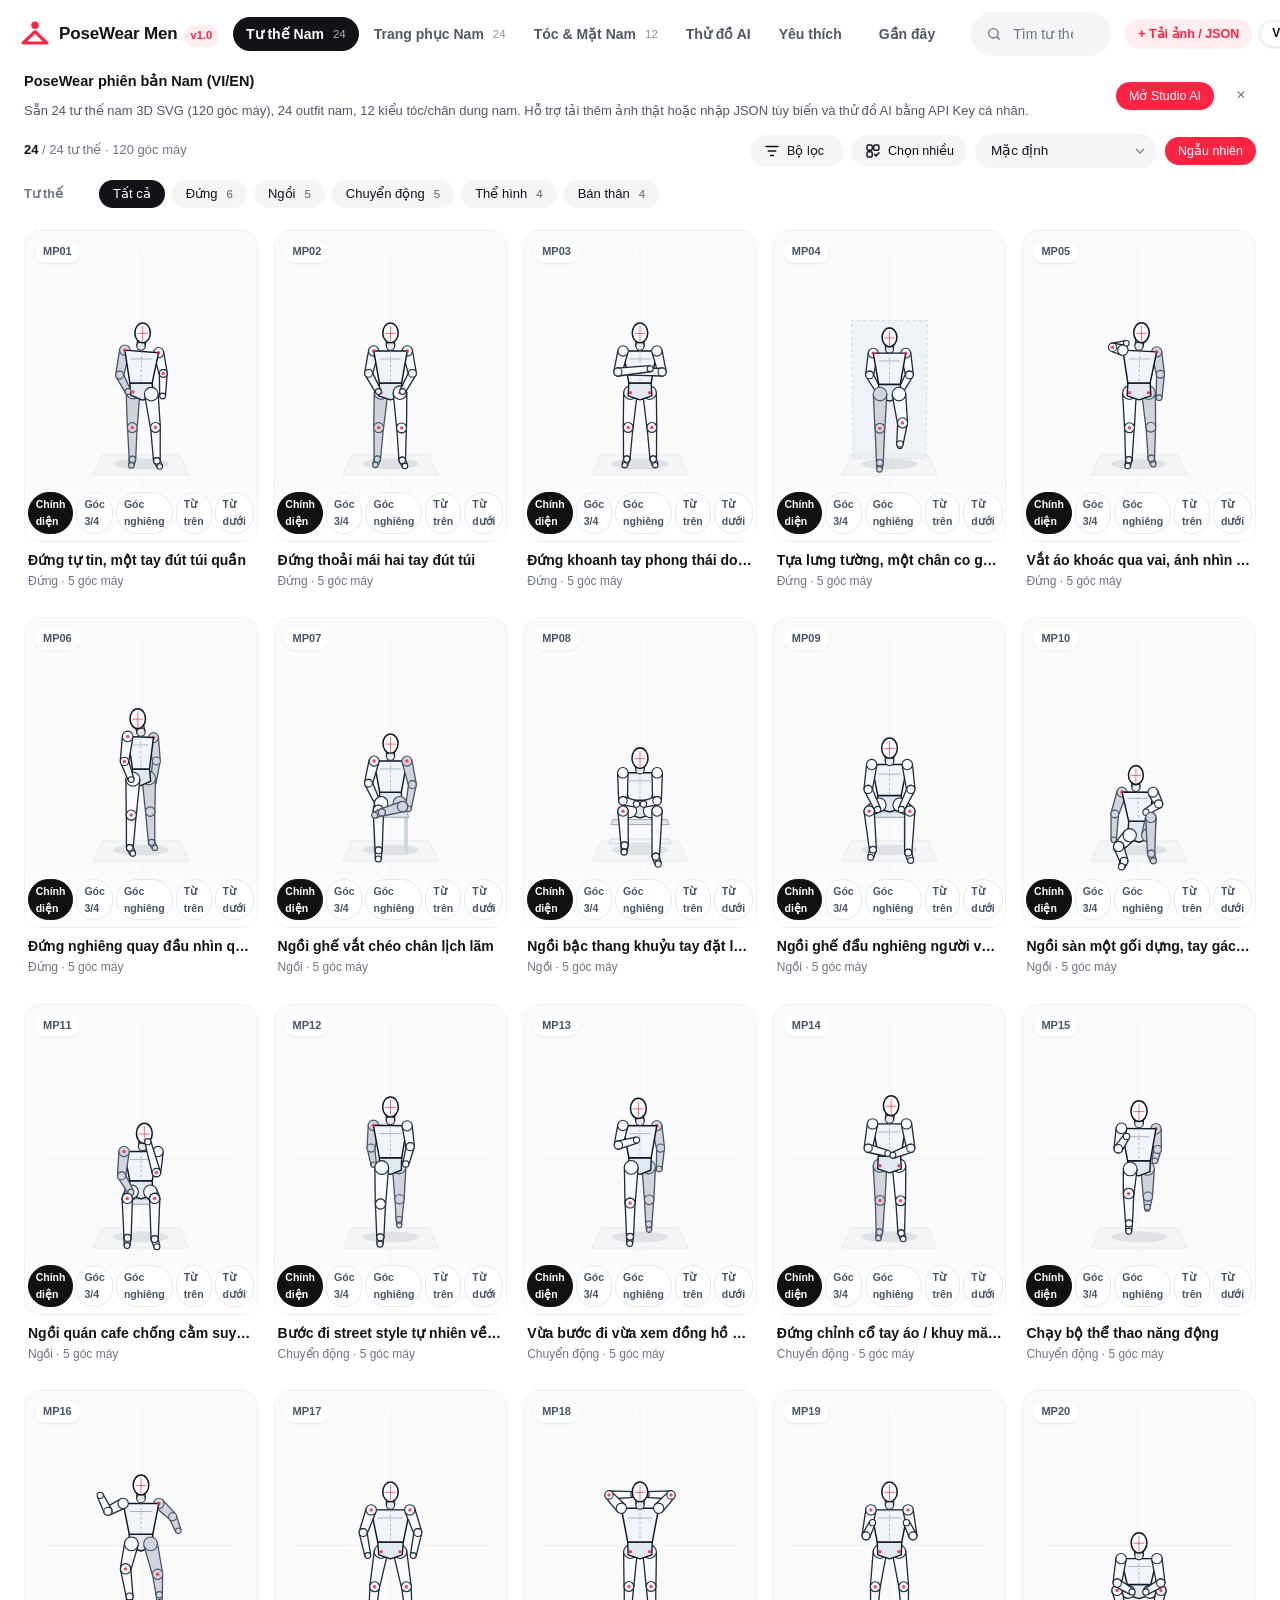
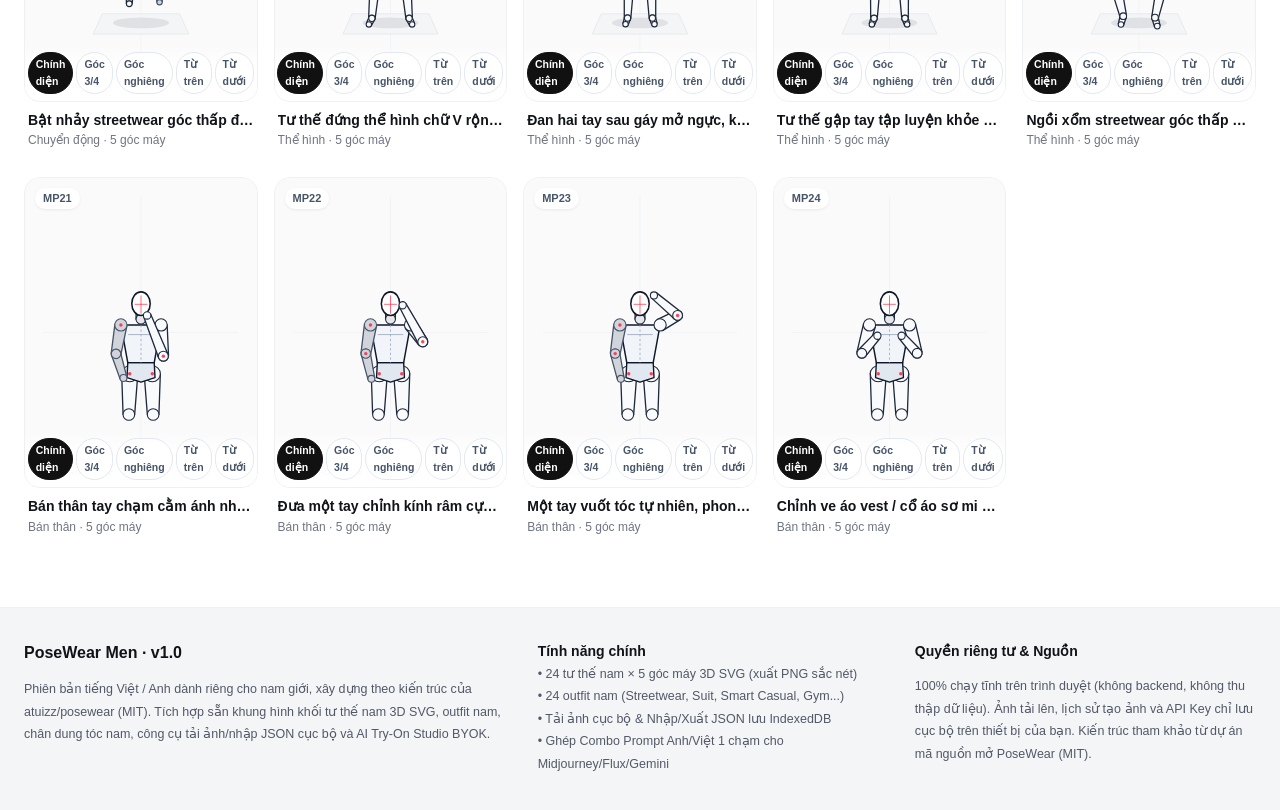
<file: index.html>
<!doctype html>
<html lang="vi" data-theme="light">
<head>
  <meta charset="utf-8">
  <meta name="viewport" content="width=device-width,initial-scale=1">
  <title>PoseWear Men · Thư viện Tư thế &amp; Thời trang Nam (VI/EN) + AI Try-On</title>
  <meta name="description" content="Thư viện tư thế nam đa góc máy (SVG 3D), trang phục nam, chân dung tóc nam kèm prompt Việt/Anh và AI Try-On Studio chạy trực tiếp trên trình duyệt.">
  <meta name="theme-color" content="#ffffff">
  <link rel="icon" href="favicon.svg" type="image/svg+xml">
  <link rel="manifest" href="manifest.webmanifest">
  <link rel="stylesheet" href="style.css?v=1.0">
  <script>
    (function(){
      try{
        var t=localStorage.getItem('pw_theme')||(matchMedia('(prefers-color-scheme:dark)').matches?'dark':'light');
        document.documentElement.dataset.theme=t;
        if(localStorage.getItem('pw_introX'))document.documentElement.classList.add('nointro');
      }catch(e){}
    })();
  </script>
</head>
<body>
  <header class="top" id="top">
    <a class="brand" href="#pose" id="brandLink">
      <span class="mark" aria-hidden="true">
        <svg viewBox="0 0 32 32"><circle cx="16" cy="6.6" r="4" fill="currentColor"/><path d="M16 13.4 3.4 25.6h25.2z" fill="none" stroke="currentColor" stroke-width="3.4" stroke-linejoin="round"/></svg>
      </span>
      <span class="wm"><b>PoseWear Men</b><span class="ver">v1.0</span></span>
    </a>

    <nav class="tabs" role="tablist" id="mainTabs">
      <button role="tab" data-tab="pose" class="on"><span data-i18n="tab_pose">Tư thế Nam</span><i id="nPose">24</i></button>
      <button role="tab" data-tab="costume"><span data-i18n="tab_cos">Trang phục Nam</span><i id="nCos">24</i></button>
      <button role="tab" data-tab="portrait"><span data-i18n="tab_por">Tóc &amp; Mặt Nam</span><i id="nPor">12</i></button>
      <button role="tab" data-tab="studio"><span data-i18n="tab_stu">Thử đồ AI</span></button>
      <button role="tab" data-tab="fav"><span data-i18n="tab_fav">Yêu thích</span><i id="nFav"></i></button>
      <button role="tab" data-tab="recent"><span data-i18n="tab_rec">Gần đây</span><i id="nRec"></i></button>
    </nav>

    <div class="search">
      <svg class="sic" viewBox="0 0 24 24"><circle cx="11" cy="11" r="7"/><path d="m20 20-3.5-3.5"/></svg>
      <input id="q" type="search" autocomplete="off" placeholder="Tìm tư thế, trang phục, màu sắc, kiểu tóc...">
      <button id="qx" class="qx" hidden aria-label="Clear">✕</button>
      <div id="qsug" hidden></div>
    </div>

    <div class="tools">
      <button id="openImport" class="upbtn" type="button" data-i18n="btn_upload">+ Tải ảnh / JSON</button>
      <div class="seg" role="group" aria-label="Language" id="uiLangSeg">
        <button type="button" data-uilang="vi" class="on">VI</button>
        <button type="button" data-uilang="en">EN</button>
      </div>
      <button id="theme" class="icon" type="button" aria-label="Theme">
        <svg class="sun" viewBox="0 0 24 24"><circle cx="12" cy="12" r="4"/><path d="M12 2v2m0 16v2M4.93 4.93l1.41 1.41m11.32 11.32 1.41 1.41M2 12h2m16 0h2M4.93 19.07l1.41-1.41m11.32-11.32 1.41-1.41"/></svg>
        <svg class="moon" viewBox="0 0 24 24"><path d="M21 12.8A9 9 0 1 1 11.2 3 7 7 0 0 0 21 12.8z"/></svg>
      </button>
      <button id="help" class="icon" type="button" aria-label="Shortcuts">
        <svg viewBox="0 0 24 24"><circle cx="12" cy="12" r="9"/><path d="M9.5 9a2.5 2.5 0 1 1 3.7 2.2c-.8.4-1.2 1-1.2 1.8m0 3.5h.01"/></svg>
      </button>
    </div>
  </header>

  <div class="intro" id="intro">
    <p>
      <b data-i18n="intro_title">PoseWear phiên bản Nam (VI/EN)</b>
      <span data-i18n="intro_desc">Sẵn 24 tư thế nam 3D SVG (120 góc máy), 24 outfit nam, 12 kiểu tóc/chân dung nam. Hỗ trợ tải thêm ảnh thật hoặc nhập JSON tùy biến và thử đồ AI bằng API Key cá nhân.</span>
    </p>
    <button type="button" class="sm pri" data-go="studio" data-i18n="intro_cta">Mở Studio AI</button>
    <button type="button" class="ix" id="introX" aria-label="Close">✕</button>
  </div>

  <div class="bar" id="bar">
    <div class="tbar">
      <span id="count"></span>
      <div id="active"></div>
      <button id="clearAll" class="sm ghost" type="button" hidden data-i18n="btn_clear_filter">Xóa lọc</button>
      <div class="sp"></div>
      <div id="favTools" hidden>
        <button id="expFav" class="sm" type="button" data-i18n="btn_exp_fav">Xuất JSON</button>
        <button id="impFav" class="sm" type="button" data-i18n="btn_imp_fav">Nhập JSON</button>
        <input id="impFavF" type="file" accept=".json,application/json" hidden>
        <button id="clrFav" class="sm ghost" type="button" data-i18n="btn_clr">Xóa hết</button>
      </div>
      <button id="clrRec" class="sm ghost" type="button" hidden data-i18n="btn_clr_rec">Xóa lịch sử</button>
      <button id="fBtn" class="fbtn" type="button">
        <svg viewBox="0 0 24 24"><path d="M4 6h16M7 12h10M10 18h4"/></svg>
        <span data-i18n="btn_filter">Bộ lọc</span> <b id="fN"></b>
      </button>
      <button id="batchBtn" class="fbtn" type="button">
        <svg viewBox="0 0 24 24"><rect x="4" y="4" width="7" height="7" rx="2"/><rect x="13" y="4" width="7" height="7" rx="2"/><rect x="4" y="13" width="7" height="7" rx="2"/><path d="m14 16.5 2 2 4-4"/></svg>
        <span data-i18n="btn_batch">Chọn nhiều</span>
      </button>
      <select id="sort" aria-label="Sort">
        <option value="def" data-i18n="sort_def">Mặc định</option>
        <option value="rev" data-i18n="sort_rev">Mới nhất / Đảo ngược</option>
        <option value="fav" data-i18n="sort_fav">Ưu tiên Yêu thích</option>
        <option value="shuf" data-i18n="sort_shuf">Xáo trộn ngẫu nhiên</option>
      </select>
      <button id="rand" class="sm" type="button" data-i18n="btn_rand">Ngẫu nhiên</button>
    </div>
  </div>

  <section class="filters" id="filters" aria-label="Filters"></section>

  <main class="grid" id="grid"></main>

  <section id="empty" hidden>
    <div class="emo" id="emptyIco"></div>
    <h3 id="emptyT"></h3>
    <p id="emptyP"></p>
    <div id="sugg"></div>
    <div class="ego" id="emptyGo"></div>
    <button id="reset" class="pri" type="button" data-i18n="btn_reset">Đặt lại bộ lọc</button>
  </section>

  <div id="sentinel" style="height:2px"></div>

  <!-- Studio Tab (3-Column App Layout) -->
  <section id="studio" hidden>
    <div class="st-app">
      <!-- Left Column: Inputs -->
      <div class="st-l">
        <div class="seg modes" role="group">
          <button type="button" data-mode="tryon" class="on" data-i18n="st_mode_tryon">Thử đồ từ ảnh thật</button>
          <button type="button" data-mode="gen" data-i18n="st_mode_gen">Tạo mẫu nam mới</button>
        </div>
        <p class="fine" id="stLead" style="margin:0 4px"></p>

        <!-- Step 1: Person / Male Model -->
        <div class="step" data-s="1">
          <div class="sh">
            <i>1</i>
            <b id="s1T">Ảnh người mẫu nam</b>
            <small id="s1R">Bắt buộc</small>
            <span class="sp"></span>
            <button type="button" class="lnk" data-pick="portrait" data-i18n="st_pick_por">Chọn từ kho</button>
          </div>
          <div class="persons" id="wbPersons"></div>
          <div class="drop" id="wbDrop" tabindex="0" role="button">
            <div class="dz">
              <svg viewBox="0 0 24 24"><path d="M12 16V4m0 0-4 4m4-4 4 4M4 16v2a2 2 0 0 0 2 2h12a2 2 0 0 0 2-2v-2"/></svg>
              <b data-i18n="st_drop_p">Tải ảnh nam lên hoặc Ctrl+V</b>
              <small data-i18n="st_drop_p_sub">JPG / PNG / WebP · Tối đa 3 ảnh</small>
            </div>
            <input id="wbFile" type="file" accept="image/*" multiple hidden>
          </div>
          <div id="wbChar" hidden>
            <div class="chips" id="wbChars"></div>
            <textarea id="wbCharTxt" rows="2" hidden placeholder="Mô tả mẫu nam tùy chỉnh (tuổi, kiểu tóc, vóc dáng)..."></textarea>
          </div>
        </div>

        <!-- Step 2: Outfit -->
        <div class="step" data-s="2">
          <div class="sh">
            <i>2</i>
            <b data-i18n="st_s2">Trang phục nam</b>
            <small data-i18n="st_req">Bắt buộc</small>
            <span class="sp"></span>
            <label class="lnk" style="cursor:pointer"><span data-i18n="st_up_cos">Tải ảnh đồ</span><input id="wbGFile" type="file" accept="image/*" multiple hidden></label>
            <button type="button" class="lnk" data-pick="costume" data-i18n="st_pick_cos">Chọn từ kho</button>
          </div>
          <div class="slot" id="wbG"></div>
        </div>

        <!-- Step 3: Pose -->
        <div class="step" data-s="3">
          <div class="sh">
            <i>3</i>
            <b data-i18n="st_s3">Tư thế nam (SVG / Ảnh)</b>
            <small data-i18n="st_opt">Tùy chọn</small>
            <span class="sp"></span>
            <button type="button" class="lnk" data-pick="pose" data-i18n="st_pick_pose">Chọn tư thế</button>
          </div>
          <div class="slot" id="wbPo"></div>
          <div class="row">
            <button type="button" id="wbAllAng" class="sm" hidden data-i18n="st_expand_ang">Mở đủ 5 góc máy</button>
            <div class="seg" id="wbBatch" hidden>
              <button type="button" data-bm="each" class="on" data-i18n="st_bm_each">Mỗi tư thế 1 ảnh</button>
              <button type="button" data-bm="sheet" data-i18n="st_bm_sheet">Ghép lưới 1 ảnh</button>
            </div>
          </div>
        </div>
      </div>

      <!-- Center Column: Stage -->
      <div class="st-c">
        <div class="onb" id="wbOnb">
          <div>
            <b data-i18n="st_onb_t">Chưa cấu hình API Key (BYOK)</b>
            <p data-i18n="st_onb_p">Key lưu cục bộ trong trình duyệt, hỗ trợ OpenAI, Gemini, Seedream và Relay tùy chỉnh. Bạn vẫn có thể tạo &amp; copy Prompt miễn phí.</p>
          </div>
          <span class="sp"></span>
          <button type="button" class="sm pri" id="wbOnbGo" data-i18n="st_cfg_btn">Cài đặt API</button>
        </div>

        <div class="stage" id="wbStage">
          <div class="ph0" id="wbPh0">
            <span data-i18n="st_stage_t">Khu vực xem kết quả thử đồ AI</span>
            <p data-i18n="st_stage_p">Chọn ảnh/mẫu nam, trang phục &amp; tư thế rồi bấm Tạo ảnh — hoặc copy Prompt ở cột phải để dùng với Midjourney / Flux / Gemini.</p>
          </div>
          <div class="cmp" id="wbCmp" hidden>
            <img id="wbAfter" alt="Result">
            <div class="bef"><img id="wbBefore" alt="Before"></div>
            <div class="hdl"><span></span></div>
            <input id="wbRange" type="range" min="0" max="100" value="50" aria-label="Before After">
            <em class="l" data-i18n="st_before">Ảnh gốc</em>
            <em class="r" data-i18n="st_after">Kết quả</em>
          </div>
          <div class="busy" id="wbBusy" hidden>
            <b id="wbStage1">Đang xử lý...</b>
            <div class="bar0"><i id="wbProg"></i></div>
            <small id="wbTime">0s</small>
            <button type="button" class="sm" id="wbStop" data-i18n="btn_cancel">Hủy</button>
          </div>
          <div class="err" id="wbErr" hidden></div>
        </div>

        <div class="warn" id="wbWarn" hidden></div>
        <div class="res" id="wbRes" hidden></div>
        <div class="row out-act" id="wbOutAct" hidden>
          <button type="button" class="sm pri" id="wbDl" data-i18n="st_dl">Tải PNG</button>
          <button type="button" class="sm" id="wbZip" hidden data-i18n="st_zip">Tải ZIP</button>
          <button type="button" class="sm" id="wbCmpT" data-i18n="st_cmp">Tắt so sánh</button>
          <button type="button" class="sm" id="wbUse" data-i18n="st_use_as">Dùng làm ảnh gốc</button>
          <button type="button" class="sm" id="wbAgain" data-i18n="st_again">Tạo lại</button>
          <span class="sp"></span>
          <small id="wbMeta" class="mu"></small>
        </div>
      </div>

      <!-- Right Column: Style, Prompt, History, Go -->
      <div class="st-r">
        <button type="button" class="cfg" id="wbCfg">
          <span class="dot" id="wbDot"></span>
          <span id="wbProv">Chưa cấu hình API</span>
          <b data-i18n="st_edit">Cài đặt</b>
        </button>

        <div class="quick">
          <div class="lab0" data-i18n="st_style_lab">Phong cách ánh sáng &amp; bối cảnh</div>
          <div class="chips" id="wbStyles"></div>
          <div class="row" style="margin-top:10px">
            <label class="lab"><span data-i18n="st_ar">Tỷ lệ</span>
              <select id="wbAR">
                <option value="auto">Auto</option>
                <option value="3:4" selected>3:4</option>
                <option value="2:3">2:3</option>
                <option value="9:16">9:16</option>
                <option value="1:1">1:1</option>
                <option value="4:3">4:3</option>
                <option value="16:9">16:9</option>
              </select>
            </label>
            <label class="lab"><span data-i18n="st_cnt">Số ảnh</span>
              <select id="wbN">
                <option value="1">1</option>
                <option value="2">2</option>
                <option value="3">3</option>
                <option value="4">4</option>
              </select>
            </label>
          </div>
          <label class="tg" style="margin-top:10px">
            <input type="checkbox" id="wbKeepBg" checked>
            <span><b data-i18n="st_keep_bg">Giữ bối cảnh ảnh gốc</b></span>
          </label>
        </div>

        <details class="adv" open>
          <summary><span data-i18n="st_prompt_title">Prompt tự động (EN/VI)</span><span class="sp"></span><small data-i18n="st_prompt_sub">Bấm copy dùng ngay</small></summary>
          <div class="row">
            <div class="seg">
              <button type="button" data-pl="en" class="on">English Prompt</button>
              <button type="button" data-pl="vi">Mô tả Việt</button>
            </div>
            <span class="sp"></span>
            <button type="button" class="sm" id="wbReP" data-i18n="st_rep">Tạo lại</button>
            <button type="button" class="sm pri" id="wbCopyP" data-i18n="btn_copy">Copy</button>
          </div>
          <textarea id="wbPrompt" rows="5"></textarea>
          <textarea id="wbExtra" rows="2" placeholder="Yêu cầu thêm (ví dụ: golden hour, 85mm lens, sharp focus)..."></textarea>
          <label class="tg" style="margin-top:8px">
            <input type="checkbox" id="wbNeutral" checked>
            <span><b data-i18n="st_neutral">Giảm chặn nhầm kiểm duyệt</b><small data-i18n="st_neutral_sub">Viết lại mô tả theo văn phong lookbook thương mại trung tính khi gọi API.</small></span>
          </label>
        </details>

        <div class="hist">
          <div class="sh" style="margin-bottom:8px">
            <b data-i18n="st_hist">Lịch sử tạo (IndexedDB)</b>
            <span class="sp"></span>
            <button type="button" class="lnk" id="wbHClr" data-i18n="btn_clr">Xóa hết</button>
          </div>
          <div class="hl" id="wbHist"></div>
        </div>

        <div class="gobar">
          <div class="gb-i">
            <b id="wbEst">Tạo 1 ảnh</b>
            <span id="wbHint" class="mu"></span>
          </div>
          <button type="button" class="pri big" id="wbGo" data-i18n="st_go">Tạo ảnh AI</button>
        </div>
      </div>
    </div>
  </section>

  <!-- Floating Prompt Combo Tray -->
  <aside id="tray" hidden>
    <div class="tray-h">
      <b id="trayN"></b>
      <span class="sp"></span>
      <div class="seg">
        <button type="button" data-tl="en" class="on">EN</button>
        <button type="button" data-tl="vi">VI</button>
      </div>
      <button type="button" class="sm ghost" id="trayMin">Thu gọn</button>
      <button type="button" class="sm ghost" id="trayClear">✕</button>
    </div>
    <div class="tray-b">
      <div class="tray-items" id="trayItems"></div>
      <div id="trayText"></div>
      <div class="tray-act">
        <button type="button" class="sm pri" id="trayCopyEn" data-i18n="tray_cp_en">Copy Prompt Anh</button>
        <button type="button" class="sm" id="trayCopyVi" data-i18n="tray_cp_vi">Copy mô tả Việt</button>
        <button type="button" class="sm" id="trayToStu" data-i18n="tray_stu">Đưa vào Studio</button>
      </div>
    </div>
  </aside>

  <!-- Batch Action Bar -->
  <div id="bbar" hidden>
    <b id="bbN">Đã chọn 0</b>
    <button type="button" data-b="all" data-i18n="bb_all">Chọn tất</button>
    <button type="button" data-b="fav" data-i18n="bb_fav">Yêu thích</button>
    <button type="button" data-b="unfav" hidden data-i18n="bb_unfav">Bỏ thích</button>
    <button type="button" data-b="cp" data-i18n="bb_cp">Copy Prompt</button>
    <button type="button" data-b="zip" data-i18n="bb_zip">Tải ZIP</button>
    <button type="button" data-b="stu" data-i18n="bb_stu">Vào Studio</button>
    <button type="button" data-b="x" class="pri" data-i18n="bb_done">Xong</button>
  </div>

  <!-- Lightbox Modal -->
  <div id="lb" hidden role="dialog" aria-modal="true">
    <div class="lb-bg" id="lbBg"></div>
    <div class="lb-box">
      <button type="button" class="icon lb-x" id="lbClose" aria-label="Close">✕</button>
      <button type="button" class="icon lb-nav prev" id="lbPrev" aria-label="Prev">‹</button>
      <button type="button" class="icon lb-nav next" id="lbNext" aria-label="Next">›</button>
      <div class="lb-img"><img id="lbImg" alt=""></div>
      <div class="lb-side" id="lbSide"></div>
    </div>
  </div>

  <!-- Upload Images & JSON Import/Export Modal -->
  <div id="impModal" class="mdl" hidden role="dialog" aria-modal="true">
    <div class="imp-box">
      <div class="pk-h">
        <b data-i18n="imp_title">Quản lý kho dữ liệu Nam (Tải ảnh / Nhập JSON)</b>
        <span class="sp"></span>
        <button type="button" class="icon" id="impClose" aria-label="Close">✕</button>
      </div>
      <div class="imp-tabs">
        <div class="seg">
          <button type="button" data-imptab="img" class="on" data-i18n="imp_tab_img">Tải ảnh cục bộ lên</button>
          <button type="button" data-imptab="json" data-i18n="imp_tab_json">Nhập / Xuất JSON</button>
        </div>
      </div>

      <!-- Tab 1: Upload local images -->
      <div class="imp-body" id="impPaneImg">
        <div class="imp-grid">
          <label class="fld"><span data-i18n="imp_target">Lưu vào mục</span>
            <select id="upType">
              <option value="pose">Tư thế Nam (Poses)</option>
              <option value="costume">Trang phục Nam (Outfits)</option>
              <option value="portrait">Tóc &amp; Chân dung Nam (Portraits)</option>
            </select>
          </label>
          <label class="fld"><span data-i18n="imp_cat">Phân loại</span>
            <input id="upCat" type="text" value="Đứng / Standing" placeholder="Streetwear, Smart Casual, Đứng, Ngồi...">
          </label>
          <label class="fld"><span data-i18n="imp_tivi">Tiêu đề tiếng Việt</span>
            <input id="upTiVi" type="text" placeholder="Ví dụ: Đứng khoác blazer góc 3/4">
          </label>
          <label class="fld"><span data-i18n="imp_tien">English Title / Prompt</span>
            <input id="upEn" type="text" placeholder="e.g. confident man in navy blazer, three-quarter view">
          </label>
        </div>
        <label class="fld"><span data-i18n="imp_descvi">Mô tả tiếng Việt (tùy chọn)</span>
          <input id="upVi" type="text" placeholder="Mô tả chi tiết trang phục, tư thế, góc máy...">
        </label>
        <div class="drop" id="upDrop" tabindex="0" role="button">
          <div class="dz">
            <svg viewBox="0 0 24 24"><path d="M12 16V4m0 0-4 4m4-4 4 4M4 16v2a2 2 0 0 0 2 2h12a2 2 0 0 0 2-2v-2"/></svg>
            <b data-i18n="imp_drop_img">Chọn hoặc kéo thả 1 hoặc nhiều ảnh (JPG/PNG/WebP/SVG)</b>
            <small data-i18n="imp_drop_sub">Lưu vĩnh viễn trong trình duyệt (IndexedDB), dùng được ngay cho Studio &amp; Copy Prompt</small>
          </div>
          <input id="upFile" type="file" accept="image/*" multiple hidden>
        </div>
        <div class="imp-prev" id="upPrev"></div>
        <div class="status-box" id="upStatus" hidden></div>
        <div class="row">
          <button type="button" class="pri" id="upSaveBtn" data-i18n="imp_save_img">Lưu ảnh vào thư viện</button>
          <button type="button" class="ghost" id="upResetForm" data-i18n="btn_clear_form">Xóa biểu mẫu</button>
        </div>
      </div>

      <!-- Tab 2: Import / Export JSON -->
      <div class="imp-body" id="impPaneJson" hidden>
        <p class="fine" style="margin:0" data-i18n="imp_json_help">Hỗ trợ nhập file JSON theo định dạng PoseWear Men (VI/EN) hoặc file JSON từ repo GitHub gốc (poses.json, costumes.json, items.json). Hệ thống tự động ánh xạ và chống trùng ID.</p>
        <div class="row" style="margin-top:0">
          <button type="button" class="sm" id="dlSampleJson" data-i18n="imp_dl_sample">Tải file JSON mẫu</button>
          <button type="button" class="sm" id="expCustomJson" data-i18n="imp_exp_custom">Xuất dữ liệu đã thêm</button>
          <button type="button" class="sm" id="expAllJson" data-i18n="imp_exp_all">Xuất toàn bộ kho JSON</button>
          <span class="sp"></span>
          <button type="button" class="sm ghost" id="clrCustomBtn" style="color:var(--bad)" data-i18n="imp_clr_custom">Xóa dữ liệu tự thêm</button>
        </div>
        <div class="imp-grid">
          <label class="fld"><span data-i18n="imp_json_type">Mục mặc định nếu JSON không ghi type</span>
            <select id="jsonDefType">
              <option value="pose">Tư thế Nam (pose)</option>
              <option value="costume">Trang phục Nam (costume)</option>
              <option value="portrait">Chân dung Nam (portrait)</option>
            </select>
          </label>
          <label class="fld"><span data-i18n="imp_json_file">Chọn tệp .json từ máy</span>
            <input id="jsonFile" type="file" accept=".json,application/json">
          </label>
        </div>
        <label class="fld"><span data-i18n="imp_json_paste">Hoặc dán trực tiếp nội dung JSON vào đây</span>
          <textarea id="jsonText" rows="6" placeholder='[{"type":"costume","id":"my_suit_01","catVi":"Vest / Công sở","catEn":"Suit","tiVi":"Suit xanh rêu","tiEn":"Olive Suit","vi":"...","en":"men olive tailored suit...","t":"https://..."}]'></textarea>
        </label>
        <div class="status-box" id="jsonStatus" hidden></div>
        <div class="row">
          <button type="button" class="pri" id="jsonImportBtn" data-i18n="imp_run_json">Nhập JSON vào thư viện</button>
        </div>
      </div>
    </div>
  </div>

  <!-- Studio Picker Modal -->
  <div id="pk" class="mdl" hidden role="dialog" aria-modal="true">
    <div class="pk-box">
      <div class="pk-h">
        <b id="pkT">Chọn</b>
        <input id="pkQ" type="search" placeholder="Tìm nhanh...">
        <button type="button" class="sm pri" id="pkDone" hidden>Xong</button>
        <button type="button" class="icon" id="pkX" aria-label="Close">✕</button>
      </div>
      <div class="pk-g" id="pkG"></div>
    </div>
  </div>

  <!-- API Settings Modal -->
  <div id="cfg" class="mdl" hidden role="dialog" aria-modal="true">
    <div class="cfg-box">
      <div class="pk-h">
        <b data-i18n="cfg_title">Cài đặt API (BYOK · Lưu cục bộ)</b>
        <span class="sp"></span>
        <button type="button" class="icon" id="cfgX" aria-label="Close">✕</button>
      </div>
      <div class="cfg-b">
        <div class="prov">
          <label><input type="radio" name="prov" value="openai" checked><span><b>OpenAI</b><small>gpt-image-1</small></span></label>
          <label><input type="radio" name="prov" value="gemini"><span><b>Gemini</b><small>2.5-flash-image</small></span></label>
          <label><input type="radio" name="prov" value="seedream"><span><b>Seedream</b><small>Volcengine Ark</small></span></label>
          <label><input type="radio" name="prov" value="custom"><span><b>Custom / xAI</b><small>OpenAI Relay</small></span></label>
        </div>
        <p class="fine" id="cfHelp" style="margin:0"></p>
        <label class="fld"><span>API Key</span>
          <div class="kw">
            <input id="cfKey" type="password" autocomplete="off" placeholder="sk-... / AIza...">
            <button type="button" class="sm" id="cfEye">Hiện</button>
          </div>
        </label>
        <div class="imp-grid">
          <label class="fld"><span>Model</span>
            <input id="cfModel" list="cfModels" placeholder="gpt-image-1">
            <datalist id="cfModels"></datalist>
          </label>
          <label class="fld"><span>Base URL (tùy chọn)</span>
            <input id="cfBase" type="url" placeholder="https://api.openai.com/v1">
          </label>
        </div>
        <div class="imp-grid" id="cfProtoW" hidden>
          <label class="fld"><span>Protocol</span>
            <select id="cfProto">
              <option value="edits">images/edits (Multipart)</option>
              <option value="json">images/generations (JSON)</option>
              <option value="xai">xAI Grok Imagine</option>
              <option value="gemini">Gemini generateContent</option>
            </select>
          </label>
          <label class="fld" id="cfFieldW"><span>Image Field</span>
            <select id="cfField"><option value="image[]">image[]</option><option value="image">image</option></select>
          </label>
        </div>
        <label class="tg">
          <input type="checkbox" id="cfProxy">
          <span><b data-i18n="cfg_proxy">Chuyển tiếp qua /api/proxy (Cloudflare Pages)</b><small data-i18n="cfg_proxy_sub">Bật khi gặp lỗi CORS (ví dụ Seedream hoặc Relay không mở CORS).</small></span>
        </label>
        <p id="cfMsg" class="fine"></p>
      </div>
      <div class="cfg-f">
        <button type="button" class="sm" id="cfTest" data-i18n="cfg_test">Kiểm tra kết nối</button>
        <button type="button" class="sm ghost" id="cfClr" data-i18n="cfg_clr">Xóa Key</button>
        <span class="sp"></span>
        <button type="button" class="pri" id="cfSave" data-i18n="cfg_save">Lưu cài đặt</button>
      </div>
    </div>
  </div>

  <!-- Help Modal -->
  <div id="helpBox" class="mdl" hidden role="dialog" aria-modal="true">
    <div class="hb">
      <h3 data-i18n="help_title">Phím tắt &amp; Hướng dẫn nhanh</h3>
      <dl>
        <dt><kbd>/</kbd></dt><dd data-i18n="hk_q">Tập trung ô tìm kiếm</dd>
        <dt><kbd>1</kbd>–<kbd>6</kbd></dt><dd data-i18n="hk_tabs">Chuyển nhanh 6 tab chính</dd>
        <dt><kbd>R</kbd></dt><dd data-i18n="hk_rand">Mở ngẫu nhiên 1 mẫu</dd>
        <dt><kbd>T</kbd></dt><dd data-i18n="hk_theme">Chuyển Sáng / Tối</dd>
        <dt><kbd>L</kbd></dt><dd data-i18n="hk_lang">Chuyển nhanh Việt / Anh</dd>
        <dt><kbd>←</kbd><kbd>→</kbd></dt><dd data-i18n="hk_nav">Chuyển ảnh trong Lightbox</dd>
        <dt><kbd>↑</kbd><kbd>↓</kbd></dt><dd data-i18n="hk_ang">Đổi 5 góc máy 3D tư thế nam</dd>
        <dt><kbd>F</kbd> / <kbd>A</kbd> / <kbd>C</kbd></dt><dd data-i18n="hk_act">Yêu thích / Ghép combo / Copy Prompt</dd>
      </dl>
      <button type="button" class="pri" id="helpClose" style="width:100%" data-i18n="btn_close">Đóng</button>
    </div>
  </div>

  <button id="toTop" class="icon" type="button" aria-label="Back to top">↑</button>
  <div id="toast" role="status" aria-live="polite"></div>

  <footer class="foot">
    <div class="fi">
      <div>
        <b style="font-size:16px">PoseWear Men · v1.0</b>
        <p data-i18n="foot_about">Phiên bản tiếng Việt / Anh dành riêng cho nam giới, xây dựng theo kiến trúc của atuizz/posewear (MIT). Tích hợp sẵn khung hình khối tư thế nam 3D SVG, outfit nam, chân dung tóc nam, công cụ tải ảnh/nhập JSON cục bộ và AI Try-On Studio BYOK.</p>
      </div>
      <div>
        <h4 data-i18n="foot_feat">Tính năng chính</h4>
        <ul>
          <li data-i18n="foot_f1">• 24 tư thế nam × 5 góc máy 3D SVG (xuất PNG sắc nét)</li>
          <li data-i18n="foot_f2">• 24 outfit nam (Streetwear, Suit, Smart Casual, Gym...)</li>
          <li data-i18n="foot_f3">• Tải ảnh cục bộ &amp; Nhập/Xuất JSON lưu IndexedDB</li>
          <li data-i18n="foot_f4">• Ghép Combo Prompt Anh/Việt 1 chạm cho Midjourney/Flux/Gemini</li>
        </ul>
      </div>
      <div>
        <h4 data-i18n="foot_priv">Quyền riêng tư &amp; Nguồn</h4>
        <p data-i18n="foot_priv_p">100% chạy tĩnh trên trình duyệt (không backend, không thu thập dữ liệu). Ảnh tải lên, lịch sử tạo ảnh và API Key chỉ lưu cục bộ trên thiết bị của bạn. Kiến trúc tham khảo từ dự án mã nguồn mở PoseWear (MIT).</p>
      </div>
    </div>
  </footer>

  <script src="data-men.js?v=1.0"></script>
  <script src="zip.js?v=1.0"></script>
  <script src="app.js?v=1.0"></script>
  <script src="studio.js?v=1.0"></script>
</body>
</html>
</file>
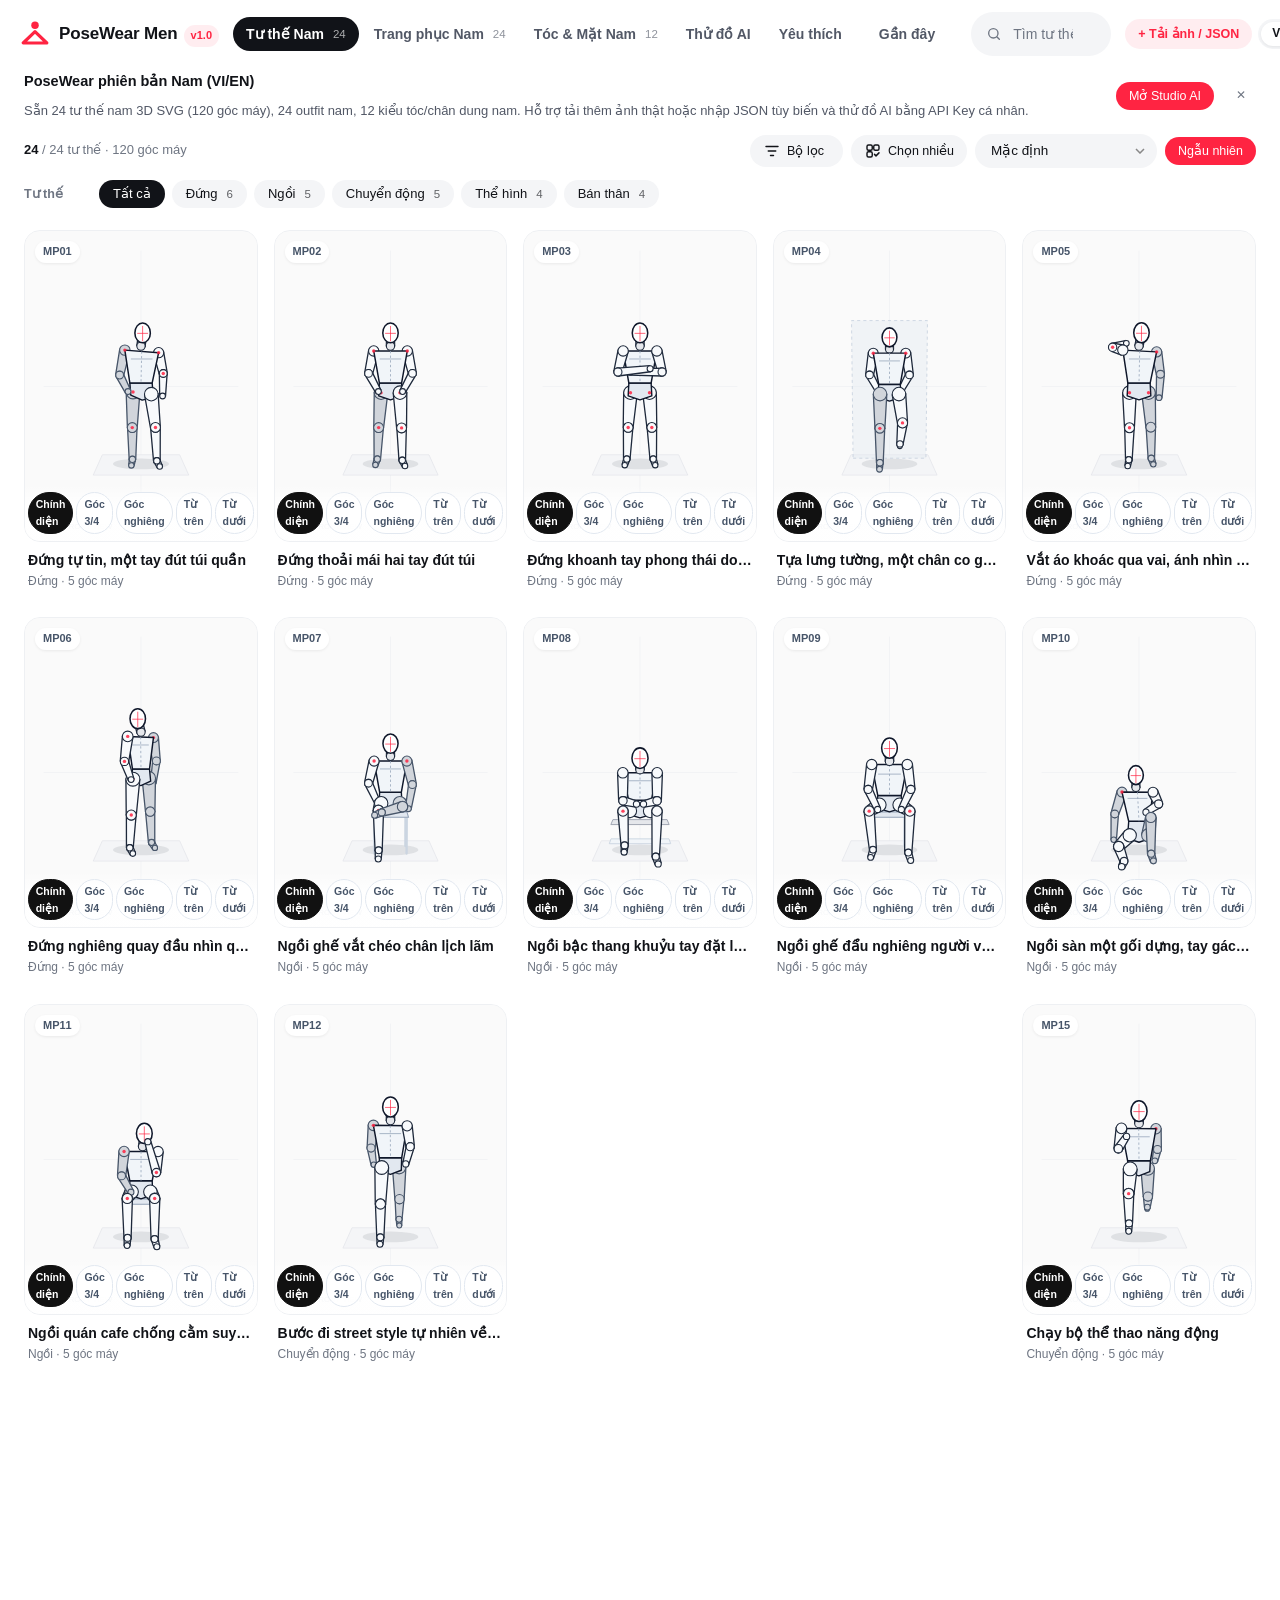
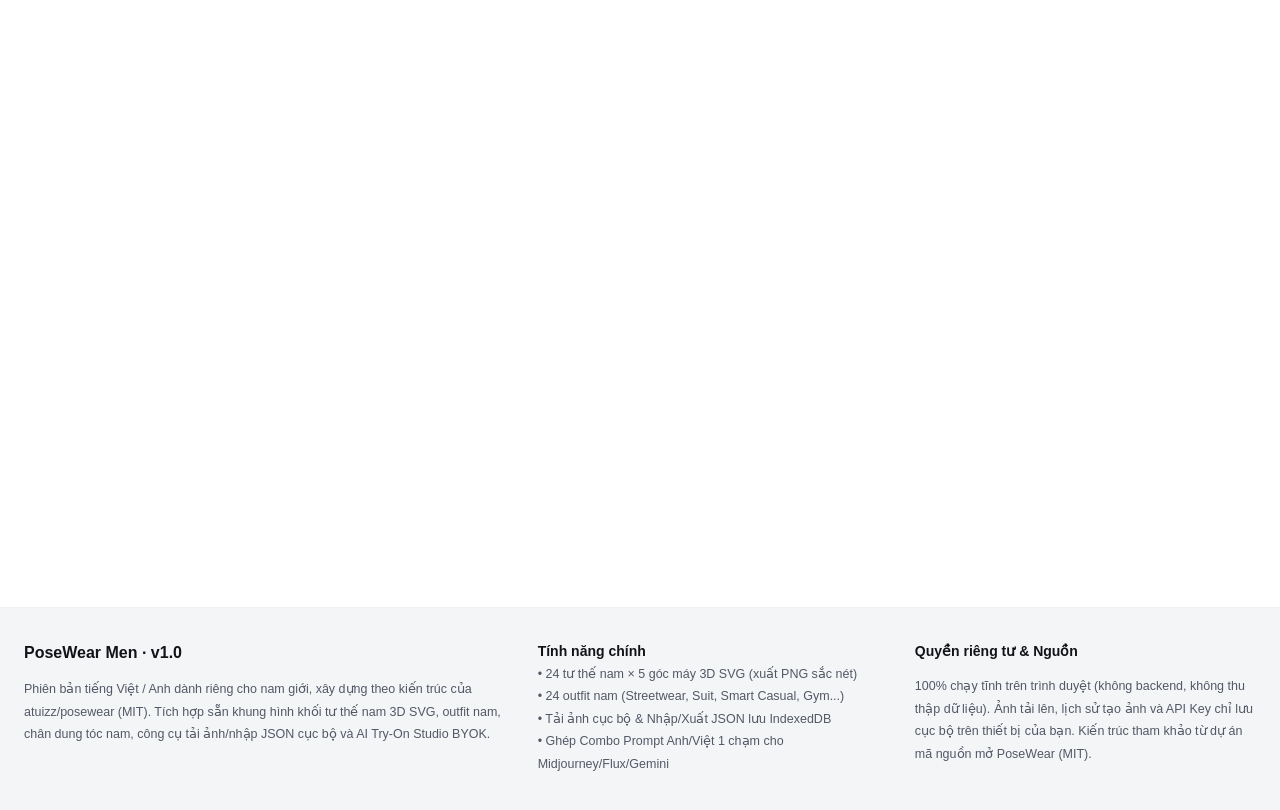
<file: posewear-men-standalone.html>
<!doctype html>
<html lang="vi" data-theme="light">
<head>
  <meta charset="utf-8">
  <meta name="viewport" content="width=device-width,initial-scale=1">
  <title>PoseWear Men · Thư viện Tư thế &amp; Thời trang Nam (VI/EN) + AI Try-On</title>
  <meta name="description" content="Thư viện tư thế nam đa góc máy (SVG 3D), trang phục nam, chân dung tóc nam kèm prompt Việt/Anh và AI Try-On Studio chạy trực tiếp trên trình duyệt.">
  <meta name="theme-color" content="#ffffff">
  <link rel="icon" href="favicon.svg" type="image/svg+xml">
  <link rel="manifest" href="manifest.webmanifest">
  <style>
/* PoseWear Men v1.0 · Clean Modern Bilingual Men's Reference & AI Try-On Studio */
:root{
  --sans:-apple-system,BlinkMacSystemFont,"Segoe UI","Inter","SF Pro Text","Helvetica Neue",Arial,sans-serif;
  --bg:#ffffff;--bg2:#ffffff;--sf:#f4f5f7;--sf2:#e9ecef;--tx:#111318;--tx2:#525866;--mu:#6e7582;
  --line:#eef0f3;--line2:#dde1e7;--ac:#ff2442;--ac2:#e01c38;--acs:rgba(255,36,66,.08);
  --ok:#16a34a;--bad:#dc2626;--ph:#f3f4f6;--phw:#fafafa;
  --sh1:0 1px 3px rgba(0,0,0,.07);--sh2:0 6px 24px rgba(0,0,0,.09);--sh3:0 22px 60px rgba(0,0,0,.2);
  --out:cubic-bezier(.2,.7,.2,1);--r:16px;--w:1680px;color-scheme:light;
}
[data-theme=dark]{
  --bg:#0f1115;--bg2:#181b21;--sf:#21252e;--sf2:#2b303b;--tx:#f3f4f6;--tx2:#b5bcc9;--mu:#8a93a3;
  --line:#242933;--line2:#323846;--ac:#ff3b57;--ac2:#ff5a72;--acs:rgba(255,59,87,.14);
  --ph:#1c2028;--phw:#f4f5f7;--sh2:0 6px 24px rgba(0,0,0,.5);--sh3:0 22px 60px rgba(0,0,0,.72);color-scheme:dark;
}
*,*::before,*::after{box-sizing:border-box}
html,body{overflow-x:clip}
body{margin:0;background:var(--bg);color:var(--tx);font:14px/1.6 var(--sans);-webkit-font-smoothing:antialiased}
::selection{background:var(--ac);color:#fff}
h1,h2,h3,h4{font-weight:700;margin:0}a{color:inherit}img{max-width:100%}
button,select,.btn{
  font:inherit;font-size:13.5px;font-weight:500;color:var(--tx);background:var(--sf);border:0;
  border-radius:999px;padding:8px 16px;cursor:pointer;
  transition:background .18s,color .18s,opacity .18s,transform .16s var(--out),box-shadow .18s;
  white-space:nowrap;display:inline-flex;align-items:center;justify-content:center;gap:6px;line-height:1.3
}
button:hover,select:hover,.btn:hover{background:var(--sf2)}
button:active:not(:disabled){transform:scale(.97)}
button:disabled{opacity:.45;cursor:not-allowed}
:focus-visible{outline:2px solid var(--ac);outline-offset:2px}
.sm{font-size:12.5px;padding:6px 13px}
.pri{background:var(--ac);color:#fff}.pri:hover{background:var(--ac2)}
.ghost{background:transparent;color:var(--tx2)}.ghost:hover{background:var(--sf);color:var(--tx)}
.icon{width:38px;height:38px;padding:0;background:transparent;border-radius:50%}.icon:hover{background:var(--sf)}
.icon svg,.fbtn svg{width:18px;height:18px;fill:none;stroke:currentColor;stroke-width:1.9;stroke-linecap:round;stroke-linejoin:round}
kbd{font:11px/1 ui-monospace,Menlo,monospace;background:var(--sf);border-radius:5px;padding:3px 6px;margin:0 2px;color:var(--tx2)}
.sp{flex:1}
.fine{font-size:12.5px;color:var(--mu);margin:6px 0 0;line-height:1.55}
.fine.good{color:var(--ok)}.fine.bad{color:var(--bad);white-space:pre-line}
.seg{display:inline-flex;background:var(--sf);border-radius:999px;padding:3px}
.seg button{background:transparent;border-radius:999px;padding:4px 11px;font-size:12px;color:var(--tx2)}
.seg button:hover{color:var(--tx)}
.seg button.on{background:var(--bg2);color:var(--tx);box-shadow:var(--sh1);font-weight:600}
select{
  appearance:none;-webkit-appearance:none;padding-right:30px;
  background:var(--sf) url("data:image/svg+xml,%3Csvg xmlns='http://www.w3.org/2000/svg' width='10' height='6'%3E%3Cpath d='M1 1l4 4 4-4' fill='none' stroke='%23888' stroke-width='1.5'/%3E%3C/svg%3E") no-repeat right 12px center
}
select option{background:var(--bg2);color:var(--tx)}
[hidden]{display:none!important}

/* Header */
.top{
  position:sticky;top:0;z-index:30;display:flex;align-items:center;gap:14px;
  padding:0 max(20px,calc((100vw - var(--w))/2 + 20px));height:68px;background:var(--bg);
  transition:box-shadow .25s,background-color .25s
}
body.scrolled .top{box-shadow:0 1px 0 var(--line),0 6px 20px rgba(0,0,0,.04)}
.brand{display:flex;align-items:center;gap:9px;text-decoration:none;flex:none}
.mark{width:30px;height:30px;color:var(--ac);display:grid;place-items:center}
.mark svg{width:30px;height:30px;display:block}
.wm{display:flex;align-items:baseline;gap:6px}
.wm b{font-size:17px;font-weight:800;letter-spacing:-.01em}
.wm .ver{font-size:11px;font-weight:700;color:var(--ac);background:var(--acs);padding:2px 7px;border-radius:99px}
.tabs{display:flex;gap:2px;flex:none}
.tabs button{background:transparent;padding:8px 13px;font-size:14px;font-weight:600;color:var(--tx2)}
.tabs button:hover{color:var(--tx);background:var(--sf)}
.tabs button.on{background:var(--tx);color:var(--bg)}
.tabs button i{font-style:normal;font-weight:500;font-size:11.5px;opacity:.65;margin-left:3px}
.top .search{position:relative;flex:1;min-width:140px}
.sic{position:absolute;left:15px;top:50%;width:16px;height:16px;transform:translateY(-50%);fill:none;stroke:var(--mu);stroke-width:2;stroke-linecap:round;pointer-events:none}
#q{width:100%;font:inherit;font-size:14px;background:var(--sf);color:var(--tx);border:2px solid transparent;padding:9px 36px 9px 40px;border-radius:999px;outline:0;transition:border-color .2s,background .2s}
#q:hover{background:var(--sf2)}
#q:focus{background:var(--bg2);border-color:var(--tx)}
#q::placeholder{color:var(--mu)}
#q::-webkit-search-cancel-button{display:none}
.qx{position:absolute;right:7px;top:50%;transform:translateY(-50%);width:26px;height:26px;padding:0;background:var(--sf2);color:var(--tx2);font-size:11px}
.tools{display:flex;align-items:center;gap:6px;flex:none}
.upbtn{background:var(--acs);color:var(--ac);font-weight:600;font-size:12.5px;padding:7px 13px}
.upbtn:hover{background:var(--ac);color:#fff}
#theme .moon{display:none}[data-theme=dark] #theme .sun{display:none}[data-theme=dark] #theme .moon{display:block}
body.studio .intro,body.studio .bar,body.studio .filters,body.studio .grid,body.studio #empty,body.studio #sentinel,body.studio .top .search,body.studio .foot{display:none!important}
body.studio .tools{margin-left:auto}

/* Intro banner */
.intro{max-width:var(--w);margin:2px auto 6px;padding:0 24px;display:flex;align-items:center;gap:12px}
.intro p{flex:1;margin:0;display:flex;align-items:baseline;gap:8px;flex-wrap:wrap;font-size:13px;color:var(--tx2)}
.intro p b{font-size:14.5px;color:var(--tx)}
.intro .ix{width:30px;height:30px;padding:0;background:transparent;color:var(--mu);font-size:12px}
.intro .ix:hover{background:var(--sf);color:var(--tx)}
.nointro .intro{display:none}

/* Search suggestions */
#qsug{position:absolute;left:0;right:0;top:calc(100% + 8px);background:var(--bg2);border:1px solid var(--line);border-radius:16px;box-shadow:var(--sh2);padding:12px 14px;z-index:80}
.sgh{display:flex;justify-content:space-between;align-items:center;margin:2px 0 8px}
.sgh small{color:var(--mu);font-size:11.5px;font-weight:600}
.sgh button{background:none;color:var(--mu);font-size:11.5px;padding:2px 6px}
.sgc{display:flex;flex-wrap:wrap;gap:6px;margin-bottom:8px}
.sgc button{background:var(--sf);padding:5px 11px;font-size:12.5px}
.sgc button:hover{background:var(--acs);color:var(--ac)}
.sgc em{font-style:normal;color:var(--ac);font-weight:700;margin-right:4px}

/* Toolbar & Filters */
.bar{position:sticky;top:67px;z-index:20;max-width:var(--w);margin:0 auto;padding:6px 24px 10px;display:flex;align-items:center;gap:10px;background:var(--bg)}
.tbar{display:flex;align-items:center;gap:8px;flex:1;min-width:0;flex-wrap:wrap}
#count{font-size:13px;color:var(--mu);white-space:nowrap}#count b{color:var(--tx);font-weight:700}
#active{display:flex;gap:6px;flex-wrap:wrap}
#active button{font-size:12px;padding:4px 11px;background:var(--acs);color:var(--ac)}
#favTools{display:flex;gap:6px}
.fbtn{font-size:12.5px;padding:7px 13px}.fbtn.on{background:var(--tx);color:var(--bg)}
.fbtn b{font-weight:700;color:var(--ac)}.fbtn.on b{color:inherit}
#rand{background:var(--ac);color:#fff}#rand:hover{background:var(--ac2)}
.filters{max-width:var(--w);margin:0 auto;padding:0 24px 14px;display:flex;flex-direction:column;gap:8px}
.filters .frow{display:none}.filters .frow:first-child,.filters.open .frow{display:flex}
.frow{display:flex;align-items:center;gap:7px;overflow-x:auto;scrollbar-width:none;padding:2px 0}.frow::-webkit-scrollbar{display:none}
.frow>*{flex-shrink:0}
.frow label{font-size:12.5px;color:var(--mu);min-width:68px;font-weight:600}
.chip{font-size:13px;padding:6px 14px;background:var(--sf);color:var(--tx);font-weight:500}
.chip:hover{background:var(--sf2)}.chip.on{background:var(--tx);color:var(--bg)}
.chip i{font-style:normal;font-size:11.5px;opacity:.65;margin-left:3px}

/* Gallery Grid */
.grid{max-width:var(--w);margin:0 auto;padding:6px 24px 44px;display:grid;grid-template-columns:repeat(auto-fill,minmax(226px,1fr));gap:26px 16px}
@media(min-width:1520px){.grid{grid-template-columns:repeat(6,minmax(0,1fr))}}
.card{display:flex;flex-direction:column;min-width:0;animation:rise .38s var(--out) both}
@keyframes rise{from{opacity:0;transform:translateY(8px)}}
.ph{position:relative;aspect-ratio:3/4;overflow:hidden;background:var(--ph);cursor:zoom-in;border-radius:16px;transition:transform .28s var(--out),box-shadow .28s;border:1px solid var(--line)}
.ph.pose,.ph.cos{background:var(--phw)}
.card:hover .ph{transform:translateY(-2px);box-shadow:0 10px 26px rgba(0,0,0,.09)}
.card.sel .ph{box-shadow:0 0 0 3px var(--ac)}
.ph img{position:relative;display:block;width:100%;height:100%;object-fit:contain;transition:transform .5s var(--out)}
.ph.custom-img img,.ph.portrait img{object-fit:cover}
.card:hover .ph img{transform:scale(1.025)}
.phk{position:absolute;inset:0;width:100%;height:100%;background:none;border:0;padding:0;margin:0;cursor:zoom-in;z-index:1}
.badge{position:absolute;left:10px;top:10px;z-index:2;font-size:11px;font-weight:700;color:#475569;background:rgba(255,255,255,.92);padding:2px 8px;border-radius:99px;box-shadow:var(--sh1)}
.badge.usr{left:auto;right:54px;background:var(--ac);color:#fff}
.cbtns{position:absolute;right:10px;top:10px;z-index:2;display:flex;flex-direction:column;gap:6px;opacity:0;transform:scale(.92);transition:.2s var(--out)}
.card:hover .cbtns,.cbtns:focus-within,.card.sel .cbtns{opacity:1;transform:none}
.cbtns button{width:34px;height:34px;padding:0;background:#fff;color:#111;font-size:15px;box-shadow:0 2px 8px rgba(0,0,0,.14)}
.cbtns button.on{background:#111;color:#fff}
.cbtns button[data-a=fav].on{background:#fff;color:var(--ac)}
.try{position:absolute;left:10px;bottom:10px;z-index:2;background:var(--ac);color:#fff;font-size:12px;padding:7px 12px;opacity:0;transform:translateY(5px);transition:.2s var(--out);box-shadow:0 4px 12px rgba(255,36,66,.28)}
.try:hover{background:var(--ac2)}
.card:hover .try,.try:focus-visible{opacity:1;transform:none}
.ph.pose .try{bottom:40px}
.angs{position:absolute;left:0;right:0;bottom:0;z-index:2;display:flex;justify-content:center;gap:3px;padding:7px 5px;background:linear-gradient(transparent,rgba(255,255,255,.92) 38%)}
.angs span{font-size:10.5px;padding:3px 7px;color:#475569;cursor:pointer;border-radius:99px;background:rgba(255,255,255,.85);border:1px solid #e2e8f0;font-weight:600}
.angs span:hover{color:#111;border-color:#94a3b8}
.angs span.on{color:#fff;background:#111;border-color:#111}
.info{padding:9px 4px 0;min-width:0}
.info h3{font-size:14px;font-weight:650;line-height:1.35;white-space:nowrap;overflow:hidden;text-overflow:ellipsis}
.info .sub{font-size:12px;color:var(--mu);margin-top:2px;white-space:nowrap;overflow:hidden;text-overflow:ellipsis}
.unrec{position:absolute;left:10px;top:10px;z-index:3;width:28px;height:28px;padding:0;background:rgba(255,255,255,.92);color:#222;font-size:12px;box-shadow:var(--sh1)}
.rgrp{grid-column:1/-1;margin:8px 0 -12px;font-size:13px;font-weight:700;color:var(--tx2)}

/* Batch mode */
body.batch .card .ph{cursor:pointer}
body.batch .card .ph::after{content:"";position:absolute;top:10px;left:10px;width:22px;height:22px;border-radius:50%;border:2px solid #fff;background:rgba(0,0,0,.22);z-index:4}
body.batch .card.picked .ph::after{background:var(--ac) url("data:image/svg+xml,%3Csvg xmlns='http://www.w3.org/2000/svg' viewBox='0 0 24 24' fill='none' stroke='white' stroke-width='3.4' stroke-linecap='round' stroke-linejoin='round'%3E%3Cpath d='m6 12 4 4 8-8'/%3E%3C/svg%3E") center/13px no-repeat;border-color:var(--ac)}
body.batch .card.picked .ph{box-shadow:0 0 0 3px var(--ac)}
body.batch .cbtns,body.batch .try,body.batch .angs,body.batch .badge,body.batch #tray{display:none!important}
#bbar{position:fixed;left:50%;bottom:24px;transform:translateX(-50%);z-index:60;display:flex;gap:6px;align-items:center;background:#111318;color:#fff;padding:8px 10px 8px 18px;border-radius:999px;box-shadow:var(--sh3)}
#bbar b{font-size:13px;margin-right:6px}
#bbar button{background:rgba(255,255,255,.12);color:#fff;padding:7px 13px;font-size:12.5px}
#bbar button:hover:not(:disabled){background:rgba(255,255,255,.22)}
#bbar button.pri{background:var(--ac)}

/* Empty State */
#empty{text-align:center;padding:56px 20px 90px;max-width:540px;margin:0 auto}
.emo{display:flex;justify-content:center;margin-bottom:12px}.emo svg{width:42px;height:42px;fill:none;stroke:var(--mu);stroke-width:1.6}
#empty h3{font-size:19px}#empty p{color:var(--tx2);font-size:13.5px}
#sugg,.ego{display:flex;flex-wrap:wrap;gap:8px;justify-content:center;margin:16px 0}

/* Floating Combo Tray */
#tray{position:fixed;right:24px;bottom:24px;z-index:35;width:410px;background:var(--bg2);border:1px solid var(--line);box-shadow:var(--sh3);border-radius:20px;overflow:hidden}
.tray-h{display:flex;align-items:center;gap:8px;padding:11px 12px 11px 18px;border-bottom:1px solid var(--line)}
.tray-h b{font-size:14px;white-space:nowrap;overflow:hidden;text-overflow:ellipsis}
#tray.min .tray-b{display:none}
.tray-b{padding:12px 18px 16px}
.tray-items{display:flex;gap:8px;overflow-x:auto;padding:4px 4px 6px 0}
.tray-items div{position:relative;flex:none}
.tray-items img{width:50px;height:66px;object-fit:contain;border-radius:10px;background:var(--phw);border:1px solid var(--line);display:block}
.tray-items em{position:absolute;left:0;right:0;bottom:0;font-size:9.5px;font-style:normal;text-align:center;background:rgba(0,0,0,.62);color:#fff;border-radius:0 0 9px 9px}
.tray-items b{position:absolute;right:-5px;top:-5px;width:18px;height:18px;border-radius:50%;background:var(--tx);color:var(--bg);font-size:11px;display:grid;place-items:center;cursor:pointer}
#trayText{white-space:pre-wrap;font:12.5px/1.65 ui-monospace,Menlo,monospace;color:var(--tx2);max-height:115px;overflow:auto;margin:10px 0;padding:10px 12px;background:var(--sf);border-radius:12px}
.tray-act{display:flex;gap:8px}.tray-act .pri{flex:1}
body.tray .foot{padding-bottom:270px}

/* Lightbox */
#lb{position:fixed;inset:0;z-index:60}
.lb-bg{position:absolute;inset:0;background:rgba(0,0,0,.58)}
.lb-box{position:absolute;inset:28px;max-width:1300px;margin:0 auto;display:flex;background:var(--bg2);box-shadow:var(--sh3);overflow:hidden;border-radius:22px}
.lb-img{flex:1;display:grid;place-items:center;background:var(--phw);min-width:0;position:relative;margin:12px;border-radius:16px;overflow:hidden;border:1px solid var(--line)}
.lb-img img{max-width:100%;max-height:calc(100vh - 84px);object-fit:contain}
.lb-side{width:410px;flex:none;overflow:auto;padding:34px 28px 24px 18px}
.lb-side h2{font-size:21px;line-height:1.35;margin:6px 0 4px}
.mu{font-size:12.5px;color:var(--mu)}
.angsel{display:flex;flex-wrap:wrap;gap:6px;margin:14px 0 6px}
.pbox{margin-top:14px;padding:12px 14px;background:var(--sf);border-radius:14px}
.pbox small{display:block;font-size:11.5px;font-weight:700;color:var(--tx2);margin-bottom:5px}
.pbox p{margin:0 0 10px;font-size:13px;line-height:1.7;color:var(--tx)}
.pbox.en p{font:12px/1.65 ui-monospace,Menlo,monospace;color:var(--tx2)}
.pbox button{background:var(--bg2)}.pbox button.pri{background:var(--tx);color:var(--bg)}
.acts{display:flex;flex-wrap:wrap;gap:8px;margin-top:16px}
.acts [data-x=try]{background:var(--ac);color:#fff;order:-1;flex:1 1 100%;padding:12px;font-size:14.5px}
.acts [data-x=try]:hover{background:var(--ac2)}
.lb-x{position:absolute;right:14px;top:12px;z-index:3;background:var(--sf)}
.lb-nav{position:absolute;top:50%;z-index:3;font-size:22px;background:#fff;color:#111;box-shadow:var(--sh2);transform:translateY(-50%)}
.prev{left:24px}.next{right:432px}
.simh{display:block;color:var(--mu);font-size:12px;font-weight:600;margin:18px 0 8px}
.sim{display:grid;grid-template-columns:repeat(4,1fr);gap:8px}
.sim button{padding:0;border-radius:10px;overflow:hidden;aspect-ratio:3/4;background:var(--phw);border:1px solid var(--line)}
.sim img{width:100%;height:100%;object-fit:contain}

/* Modals (Help, API Config, Picker, Import/Upload) */
.mdl{position:fixed;inset:0;z-index:75;display:grid;place-items:center;background:rgba(0,0,0,.5);padding:18px}
.hb{background:var(--bg2);padding:24px 26px;width:min(480px,100%);max-height:90vh;overflow:auto;box-shadow:var(--sh3);border-radius:22px}
.hb h3{font-size:19px;margin-bottom:12px}
.hb dl{display:grid;grid-template-columns:auto 1fr;gap:8px 16px;margin:0 0 18px;font-size:13px}
.hb dd{margin:0;color:var(--tx2)}
.pk-box,.cfg-box,.imp-box{background:var(--bg2);width:min(960px,100%);max-height:88vh;display:flex;flex-direction:column;box-shadow:var(--sh3);border-radius:22px;overflow:hidden}
.cfg-box{width:min(590px,100%)}
.imp-box{width:min(760px,100%)}
.pk-h{display:flex;align-items:center;gap:12px;padding:15px 18px;border-bottom:1px solid var(--line)}
.pk-h b{font-size:17px;flex:none}
#pkQ{flex:1;font:inherit;background:var(--sf);color:var(--tx);border:0;border-radius:999px;padding:8px 15px;outline:0}
.pk-g{overflow:auto;padding:14px 20px 20px;display:grid;grid-template-columns:repeat(auto-fill,minmax(130px,1fr));gap:14px 10px}
.pk-g button{flex-direction:column;align-items:stretch;padding:0;background:transparent;gap:5px;text-align:left;border-radius:0}
.pk-g img{aspect-ratio:3/4;object-fit:contain;background:var(--phw);width:100%;border-radius:12px;border:1px solid var(--line)}
.pk-g button.on img{box-shadow:0 0 0 3px var(--ac)}
.pk-g span{font-size:12px;color:var(--tx2);overflow:hidden;text-overflow:ellipsis}

/* Import / Upload Modal */
.imp-tabs{display:flex;gap:6px;padding:12px 20px 0}
.imp-body{padding:16px 20px 20px;overflow:auto;display:flex;flex-direction:column;gap:14px}
.imp-grid{display:grid;grid-template-columns:1fr 1fr;gap:12px}
.imp-prev{display:flex;gap:8px;flex-wrap:wrap;margin-top:6px}
.imp-prev img{width:64px;height:84px;object-fit:cover;border-radius:10px;border:1px solid var(--line)}
.status-box{padding:10px 14px;border-radius:12px;font-size:13px;background:var(--sf);color:var(--tx2);line-height:1.55}
.status-box.ok{background:rgba(22,163,74,.1);color:var(--ok)}
.status-box.err{background:rgba(220,38,38,.1);color:var(--bad)}

/* Studio 3-Column App Layout */
#studio{padding:10px 16px 16px;height:calc(100dvh - 68px)}
.st-app{display:grid;grid-template-columns:minmax(320px,365px) minmax(0,1fr) minmax(295px,330px);gap:14px;height:100%;max-width:1680px;margin:0 auto}
.st-l,.st-r{display:flex;flex-direction:column;gap:10px;min-height:0;overflow:auto;scrollbar-width:thin;padding:2px}
.st-c{display:flex;flex-direction:column;min-height:0;background:var(--bg2);border:1px solid var(--line);border-radius:20px;padding:12px}
.modes{display:flex;width:100%}.modes button{flex:1;padding:8px;font-size:13.5px}
.step{padding:13px 14px;background:var(--bg2);border:1px solid var(--line);border-radius:18px}
.sh{display:flex;align-items:center;gap:8px;margin-bottom:10px}
.sh i{width:22px;height:22px;flex:none;display:grid;place-items:center;border-radius:50%;background:var(--sf2);color:var(--tx2);font:700 11.5px/1 var(--sans);font-style:normal}
.step.done .sh i{background:var(--ok);color:#fff;font-size:0}.step.done .sh i::before{content:"✓";font-size:12px;font-weight:700}
.sh b{font-size:14.5px}.sh small{font-size:11.5px;color:var(--mu)}
.lnk{background:transparent;color:var(--ac);font-size:12px;font-weight:600;padding:3px 7px;border-radius:8px}.lnk:hover{background:var(--acs)}
.row{display:flex;align-items:center;gap:8px;flex-wrap:wrap;margin-top:8px}
.drop{display:grid;place-items:center;min-height:112px;border:1.5px dashed var(--line2);border-radius:14px;cursor:pointer;background:var(--sf);transition:border-color .2s,background .2s}
.drop:hover,.drop.over{border-color:var(--ac);background:var(--acs)}
.drop.mini{min-height:46px}
.dz{display:flex;flex-direction:column;align-items:center;gap:3px;text-align:center;padding:12px}
.dz svg{width:22px;height:22px;stroke:var(--ac);fill:none;stroke-width:1.8}
.dz b{font-size:13px}.dz small{font-size:11.5px;color:var(--mu)}
.drop.mini .dz{flex-direction:row;gap:8px;padding:8px}.drop.mini .dz small{display:none}
.persons{display:flex;gap:8px;flex-wrap:wrap;margin-bottom:8px}.persons:empty{display:none}
.pp{position:relative;width:calc((100% - 16px)/3);aspect-ratio:4/5;background:var(--ph);border-radius:12px;overflow:hidden}
.pp img{width:100%;height:100%;object-fit:cover}
.pp small{position:absolute;left:5px;bottom:5px;font-size:10px;color:#fff;background:rgba(0,0,0,.55);padding:1px 6px;border-radius:99px}
.x{position:absolute;right:5px;top:5px;width:22px;height:22px;padding:0;background:rgba(0,0,0,.6);color:#fff;font-size:12px}
.slot{display:flex;flex-direction:column;gap:6px}
button.empty0{width:100%;display:flex;align-items:center;gap:10px;text-align:left;padding:12px;background:var(--sf);border:1.5px dashed var(--line2);border-radius:14px;white-space:normal}
button.empty0:hover{border-color:var(--ac);background:var(--acs)}
button.empty0 b{display:block;font-size:13.5px}button.empty0 small{display:block;font-size:11.5px;color:var(--mu);font-weight:400}
.pick{display:flex;align-items:center;gap:10px;padding:6px 8px 6px 6px;background:var(--sf);border-radius:12px}
.pick img{width:42px;height:54px;object-fit:contain;background:var(--phw);border-radius:8px;border:1px solid var(--line)}
.pick div{flex:1;min-width:0}.pick b{display:block;font-size:13px;white-space:nowrap;overflow:hidden;text-overflow:ellipsis}.pick small{font-size:11.5px;color:var(--mu)}
.pick select{font-size:11.5px;padding:4px 24px 4px 8px;background-color:var(--bg2)}
.rmx{width:24px;height:24px;padding:0;background:var(--bg2);color:var(--tx2);font-size:13px}.rmx:hover{background:var(--ac);color:#fff}
.chips{display:flex;flex-wrap:wrap;gap:6px}.chips .chip{padding:6px 11px;font-size:12px}
textarea{width:100%;font:12.5px/1.6 var(--sans);color:var(--tx);background:var(--sf);border:1.5px solid transparent;border-radius:12px;padding:9px 12px;resize:vertical;margin-top:6px;outline:0}
textarea:focus{border-color:var(--tx);background:var(--bg2)}
.fld{display:flex;flex-direction:column;gap:5px;font-size:12.5px;font-weight:600}
.fld input,.fld select{font:13.5px var(--sans);color:var(--tx);background:var(--sf);border:1.5px solid transparent;border-radius:11px;padding:9px 12px;outline:0;width:100%}
.fld input:focus{border-color:var(--tx);background:var(--bg2)}
.kw{display:flex;gap:6px}.kw input{flex:1}
.prov{display:grid;grid-template-columns:repeat(4,1fr);gap:8px}
.prov label{cursor:pointer}.prov input{position:absolute;opacity:0}
.prov span{display:flex;flex-direction:column;gap:2px;background:var(--sf);border:2px solid transparent;padding:10px;border-radius:13px;height:100%}
.prov input:checked+span{border-color:var(--tx);background:var(--bg2)}
.prov b{font-size:13px}.prov small{font-size:11px;color:var(--mu)}
.cfg-b{padding:14px 20px 18px;overflow:auto;display:flex;flex-direction:column;gap:12px}
.cfg-f{display:flex;gap:8px;padding:12px 20px;border-top:1px solid var(--line)}
.tg{display:flex;gap:9px;align-items:flex-start;font-size:12.5px;cursor:pointer}.tg input{margin-top:3px;accent-color:var(--ac)}
.tg b{display:block}.tg small{color:var(--mu);font-size:11.5px}
.st-r .cfg{width:100%;justify-content:flex-start;padding:10px 14px;border-radius:14px}.st-r .cfg b{margin-left:auto;color:var(--ac)}
.dot{width:8px;height:8px;border-radius:50%;background:var(--mu)}.dot.on{background:var(--ok);box-shadow:0 0 0 3px rgba(22,163,74,.2)}
.quick,.adv,.hist{background:var(--bg2);border:1px solid var(--line);border-radius:16px;padding:12px 14px}
.lab0{font-size:11.5px;font-weight:700;color:var(--mu);margin-bottom:7px;text-transform:uppercase;letter-spacing:.03em}
.lab{display:flex;align-items:center;gap:6px;font-size:12.5px;color:var(--tx2)}
.adv summary{cursor:pointer;font-size:13px;font-weight:700;list-style:none;display:flex;align-items:center;gap:6px}
.adv summary::-webkit-details-marker{display:none}
.gobar{background:var(--bg2);border:1px solid var(--line);border-radius:18px;padding:12px}
.gb-i{display:flex;align-items:center;justify-content:space-between;margin-bottom:8px;font-size:12.5px}
.big{width:100%;padding:14px;font-size:15px;font-weight:700;border-radius:14px}
.stage{position:relative;flex:1;min-height:360px;background:var(--sf);border-radius:14px;display:grid;place-items:center;overflow:hidden}
.ph0{text-align:center;color:var(--mu);padding:20px}.ph0 span{font-size:16px;font-weight:700;color:var(--tx2);display:block;margin-bottom:4px}
.cmp{position:relative;--x:50%;width:100%;height:100%;user-select:none}
.cmp>img,.bef img{position:absolute;inset:0;width:100%;height:100%;object-fit:contain}
.bef{position:absolute;inset:0;clip-path:inset(0 calc(100% - var(--x)) 0 0)}
.hdl{position:absolute;top:0;bottom:0;left:var(--x);width:2px;background:#fff;pointer-events:none}
.hdl span{position:absolute;top:50%;left:50%;width:36px;height:36px;transform:translate(-50%,-50%);border-radius:50%;background:#fff;box-shadow:var(--sh2)}
.hdl span::before{content:"‹ ›";position:absolute;inset:0;display:grid;place-items:center;color:#111;font-size:14px}
#wbRange{position:absolute;inset:0;width:100%;height:100%;opacity:0;cursor:ew-resize;margin:0}
.cmp em{position:absolute;top:12px;font-size:11.5px;font-style:normal;font-weight:600;color:#fff;background:rgba(0,0,0,.55);padding:3px 10px;border-radius:99px;pointer-events:none}
.cmp em.l{left:12px}.cmp em.r{right:12px}
.cmp.solo .bef,.cmp.solo .hdl,.cmp.solo input,.cmp.solo em{display:none}
.busy{position:absolute;inset:0;display:flex;flex-direction:column;align-items:center;justify-content:center;gap:8px;background:color-mix(in srgb,var(--sf) 90%,transparent);z-index:2}
.bar0{width:min(280px,70%);height:6px;background:var(--sf2);border-radius:99px;overflow:hidden}
.bar0 i{display:block;height:100%;background:var(--ac);transform-origin:left;transform:scaleX(0);transition:transform .25s linear}
.err{position:absolute;inset:auto 14px 14px;background:var(--bg2);padding:14px 16px;z-index:3;border-radius:14px;box-shadow:var(--sh2);border:1px solid var(--line)}
.err b{color:var(--bad);font-size:14px}.err p{margin:6px 0;font-size:12.5px;color:var(--tx2)}
.warn{margin-top:8px;font-size:12px;color:#b4501f;background:#fff4ea;padding:8px 12px;border-radius:10px}
.res{display:flex;gap:8px;margin-top:8px;overflow-x:auto;padding:2px}
.res button{padding:0;width:54px;height:72px;flex:none;overflow:hidden;border-radius:10px}
.res button.on{box-shadow:0 0 0 2.5px var(--ac)}.res img{width:100%;height:100%;object-fit:cover}
.out-act{background:var(--sf);border-radius:13px;padding:7px;margin-top:8px}
.hl{display:flex;gap:7px;overflow-x:auto;padding-bottom:4px}
.hl button{position:relative;flex:none;padding:0;width:54px;height:72px;overflow:hidden;border-radius:10px;background:var(--ph)}
.hl img{width:100%;height:100%;object-fit:cover}
.hl i{position:absolute;right:3px;top:3px;width:16px;height:16px;border-radius:50%;background:rgba(0,0,0,.6);color:#fff;font-style:normal;font-size:11px;line-height:16px;display:none}
.hl button:hover i{display:block}
.onb{display:flex;align-items:center;gap:12px;padding:11px 14px;margin-bottom:10px;border-radius:14px;background:var(--sf)}
.onb b{font-size:13.5px}.onb p{margin:2px 0 0;font-size:12px;color:var(--tx2)}

/* Toast & Footer */
#toast{position:fixed;left:50%;bottom:28px;transform:translate(-50%,14px);opacity:0;background:rgba(17,19,24,.94);color:#fff;padding:10px 20px;border-radius:999px;transition:transform .28s var(--out),opacity .2s;z-index:99;pointer-events:none;font-size:13px;display:flex;align-items:center;gap:12px;box-shadow:var(--sh2)}
#toast.on{opacity:1;transform:translate(-50%,0)}
#toast.act{pointer-events:auto;padding-right:8px}
#toast button{background:rgba(255,255,255,.16);color:#fff;padding:4px 10px;font-size:12px}
#toTop{position:fixed;left:20px;bottom:20px;z-index:25;background:var(--bg2);box-shadow:var(--sh2);opacity:0;pointer-events:none;transition:opacity .25s}
#toTop.on{opacity:1;pointer-events:auto}
.foot{margin-top:24px;padding:32px 24px;background:var(--sf);border-top:1px solid var(--line)}
.fi{max-width:var(--w);margin:0 auto;display:grid;grid-template-columns:1.4fr 1fr 1fr;gap:36px}
.foot p,.foot li{font-size:12.5px;color:var(--tx2);line-height:1.8}
.foot ul{list-style:none;padding:0;margin:0}

/* Responsive */
@media(max-width:1180px){
  .st-app{grid-template-columns:300px minmax(0,1fr) 280px}
  .lb-side{width:350px}.next{right:374px}
}
@media(max-width:860px){
  .top{flex-wrap:wrap;height:auto;padding:10px 12px 8px;gap:8px}
  .wm b{font-size:15.5px}.top .search{order:2;flex:1}.tools{order:3}
  .tabs{order:4;width:100%;overflow-x:auto;scrollbar-width:none}.tabs::-webkit-scrollbar{display:none}
  .bar{top:0;position:static;padding:6px 12px}.filters{padding:0 12px 10px}
  .grid{grid-template-columns:repeat(2,minmax(0,1fr));gap:14px 8px;padding:4px 10px 30px}
  .cbtns{opacity:1;transform:none;right:6px;top:6px}.try{display:none}
  #tray{left:8px;right:8px;bottom:8px;width:auto}
  .lb-box{inset:0;flex-direction:column;border-radius:0;overflow:auto}
  .lb-img{flex:none;height:52vh;margin:0;border-radius:0}.lb-img img{max-height:52vh}
  .lb-side{width:auto;padding:18px;overflow:visible}.lb-nav{top:26vh}.prev{left:10px}.next{right:10px}
  #studio{height:auto;padding:8px 10px 90px}.st-app{grid-template-columns:1fr;height:auto}
  .st-c{min-height:420px;order:-1}.st-l{order:-2}
  .prov,.imp-grid,.fi{grid-template-columns:1fr}
}

</style>
  <script>
    (function(){
      try{
        var t=localStorage.getItem('pw_theme')||(matchMedia('(prefers-color-scheme:dark)').matches?'dark':'light');
        document.documentElement.dataset.theme=t;
        if(localStorage.getItem('pw_introX'))document.documentElement.classList.add('nointro');
      }catch(e){}
    })();
  </script>
</head>
<body>
  <header class="top" id="top">
    <a class="brand" href="#pose" id="brandLink">
      <span class="mark" aria-hidden="true">
        <svg viewBox="0 0 32 32"><circle cx="16" cy="6.6" r="4" fill="currentColor"/><path d="M16 13.4 3.4 25.6h25.2z" fill="none" stroke="currentColor" stroke-width="3.4" stroke-linejoin="round"/></svg>
      </span>
      <span class="wm"><b>PoseWear Men</b><span class="ver">v1.0</span></span>
    </a>

    <nav class="tabs" role="tablist" id="mainTabs">
      <button role="tab" data-tab="pose" class="on"><span data-i18n="tab_pose">Tư thế Nam</span><i id="nPose">24</i></button>
      <button role="tab" data-tab="costume"><span data-i18n="tab_cos">Trang phục Nam</span><i id="nCos">24</i></button>
      <button role="tab" data-tab="portrait"><span data-i18n="tab_por">Tóc &amp; Mặt Nam</span><i id="nPor">12</i></button>
      <button role="tab" data-tab="studio"><span data-i18n="tab_stu">Thử đồ AI</span></button>
      <button role="tab" data-tab="fav"><span data-i18n="tab_fav">Yêu thích</span><i id="nFav"></i></button>
      <button role="tab" data-tab="recent"><span data-i18n="tab_rec">Gần đây</span><i id="nRec"></i></button>
    </nav>

    <div class="search">
      <svg class="sic" viewBox="0 0 24 24"><circle cx="11" cy="11" r="7"/><path d="m20 20-3.5-3.5"/></svg>
      <input id="q" type="search" autocomplete="off" placeholder="Tìm tư thế, trang phục, màu sắc, kiểu tóc...">
      <button id="qx" class="qx" hidden aria-label="Clear">✕</button>
      <div id="qsug" hidden></div>
    </div>

    <div class="tools">
      <button id="openImport" class="upbtn" type="button" data-i18n="btn_upload">+ Tải ảnh / JSON</button>
      <div class="seg" role="group" aria-label="Language" id="uiLangSeg">
        <button type="button" data-uilang="vi" class="on">VI</button>
        <button type="button" data-uilang="en">EN</button>
      </div>
      <button id="theme" class="icon" type="button" aria-label="Theme">
        <svg class="sun" viewBox="0 0 24 24"><circle cx="12" cy="12" r="4"/><path d="M12 2v2m0 16v2M4.93 4.93l1.41 1.41m11.32 11.32 1.41 1.41M2 12h2m16 0h2M4.93 19.07l1.41-1.41m11.32-11.32 1.41-1.41"/></svg>
        <svg class="moon" viewBox="0 0 24 24"><path d="M21 12.8A9 9 0 1 1 11.2 3 7 7 0 0 0 21 12.8z"/></svg>
      </button>
      <button id="help" class="icon" type="button" aria-label="Shortcuts">
        <svg viewBox="0 0 24 24"><circle cx="12" cy="12" r="9"/><path d="M9.5 9a2.5 2.5 0 1 1 3.7 2.2c-.8.4-1.2 1-1.2 1.8m0 3.5h.01"/></svg>
      </button>
    </div>
  </header>

  <div class="intro" id="intro">
    <p>
      <b data-i18n="intro_title">PoseWear phiên bản Nam (VI/EN)</b>
      <span data-i18n="intro_desc">Sẵn 24 tư thế nam 3D SVG (120 góc máy), 24 outfit nam, 12 kiểu tóc/chân dung nam. Hỗ trợ tải thêm ảnh thật hoặc nhập JSON tùy biến và thử đồ AI bằng API Key cá nhân.</span>
    </p>
    <button type="button" class="sm pri" data-go="studio" data-i18n="intro_cta">Mở Studio AI</button>
    <button type="button" class="ix" id="introX" aria-label="Close">✕</button>
  </div>

  <div class="bar" id="bar">
    <div class="tbar">
      <span id="count"></span>
      <div id="active"></div>
      <button id="clearAll" class="sm ghost" type="button" hidden data-i18n="btn_clear_filter">Xóa lọc</button>
      <div class="sp"></div>
      <div id="favTools" hidden>
        <button id="expFav" class="sm" type="button" data-i18n="btn_exp_fav">Xuất JSON</button>
        <button id="impFav" class="sm" type="button" data-i18n="btn_imp_fav">Nhập JSON</button>
        <input id="impFavF" type="file" accept=".json,application/json" hidden>
        <button id="clrFav" class="sm ghost" type="button" data-i18n="btn_clr">Xóa hết</button>
      </div>
      <button id="clrRec" class="sm ghost" type="button" hidden data-i18n="btn_clr_rec">Xóa lịch sử</button>
      <button id="fBtn" class="fbtn" type="button">
        <svg viewBox="0 0 24 24"><path d="M4 6h16M7 12h10M10 18h4"/></svg>
        <span data-i18n="btn_filter">Bộ lọc</span> <b id="fN"></b>
      </button>
      <button id="batchBtn" class="fbtn" type="button">
        <svg viewBox="0 0 24 24"><rect x="4" y="4" width="7" height="7" rx="2"/><rect x="13" y="4" width="7" height="7" rx="2"/><rect x="4" y="13" width="7" height="7" rx="2"/><path d="m14 16.5 2 2 4-4"/></svg>
        <span data-i18n="btn_batch">Chọn nhiều</span>
      </button>
      <select id="sort" aria-label="Sort">
        <option value="def" data-i18n="sort_def">Mặc định</option>
        <option value="rev" data-i18n="sort_rev">Mới nhất / Đảo ngược</option>
        <option value="fav" data-i18n="sort_fav">Ưu tiên Yêu thích</option>
        <option value="shuf" data-i18n="sort_shuf">Xáo trộn ngẫu nhiên</option>
      </select>
      <button id="rand" class="sm" type="button" data-i18n="btn_rand">Ngẫu nhiên</button>
    </div>
  </div>

  <section class="filters" id="filters" aria-label="Filters"></section>

  <main class="grid" id="grid"></main>

  <section id="empty" hidden>
    <div class="emo" id="emptyIco"></div>
    <h3 id="emptyT"></h3>
    <p id="emptyP"></p>
    <div id="sugg"></div>
    <div class="ego" id="emptyGo"></div>
    <button id="reset" class="pri" type="button" data-i18n="btn_reset">Đặt lại bộ lọc</button>
  </section>

  <div id="sentinel" style="height:2px"></div>

  <!-- Studio Tab (3-Column App Layout) -->
  <section id="studio" hidden>
    <div class="st-app">
      <!-- Left Column: Inputs -->
      <div class="st-l">
        <div class="seg modes" role="group">
          <button type="button" data-mode="tryon" class="on" data-i18n="st_mode_tryon">Thử đồ từ ảnh thật</button>
          <button type="button" data-mode="gen" data-i18n="st_mode_gen">Tạo mẫu nam mới</button>
        </div>
        <p class="fine" id="stLead" style="margin:0 4px"></p>

        <!-- Step 1: Person / Male Model -->
        <div class="step" data-s="1">
          <div class="sh">
            <i>1</i>
            <b id="s1T">Ảnh người mẫu nam</b>
            <small id="s1R">Bắt buộc</small>
            <span class="sp"></span>
            <button type="button" class="lnk" data-pick="portrait" data-i18n="st_pick_por">Chọn từ kho</button>
          </div>
          <div class="persons" id="wbPersons"></div>
          <div class="drop" id="wbDrop" tabindex="0" role="button">
            <div class="dz">
              <svg viewBox="0 0 24 24"><path d="M12 16V4m0 0-4 4m4-4 4 4M4 16v2a2 2 0 0 0 2 2h12a2 2 0 0 0 2-2v-2"/></svg>
              <b data-i18n="st_drop_p">Tải ảnh nam lên hoặc Ctrl+V</b>
              <small data-i18n="st_drop_p_sub">JPG / PNG / WebP · Tối đa 3 ảnh</small>
            </div>
            <input id="wbFile" type="file" accept="image/*" multiple hidden>
          </div>
          <div id="wbChar" hidden>
            <div class="chips" id="wbChars"></div>
            <textarea id="wbCharTxt" rows="2" hidden placeholder="Mô tả mẫu nam tùy chỉnh (tuổi, kiểu tóc, vóc dáng)..."></textarea>
          </div>
        </div>

        <!-- Step 2: Outfit -->
        <div class="step" data-s="2">
          <div class="sh">
            <i>2</i>
            <b data-i18n="st_s2">Trang phục nam</b>
            <small data-i18n="st_req">Bắt buộc</small>
            <span class="sp"></span>
            <label class="lnk" style="cursor:pointer"><span data-i18n="st_up_cos">Tải ảnh đồ</span><input id="wbGFile" type="file" accept="image/*" multiple hidden></label>
            <button type="button" class="lnk" data-pick="costume" data-i18n="st_pick_cos">Chọn từ kho</button>
          </div>
          <div class="slot" id="wbG"></div>
        </div>

        <!-- Step 3: Pose -->
        <div class="step" data-s="3">
          <div class="sh">
            <i>3</i>
            <b data-i18n="st_s3">Tư thế nam (SVG / Ảnh)</b>
            <small data-i18n="st_opt">Tùy chọn</small>
            <span class="sp"></span>
            <button type="button" class="lnk" data-pick="pose" data-i18n="st_pick_pose">Chọn tư thế</button>
          </div>
          <div class="slot" id="wbPo"></div>
          <div class="row">
            <button type="button" id="wbAllAng" class="sm" hidden data-i18n="st_expand_ang">Mở đủ 5 góc máy</button>
            <div class="seg" id="wbBatch" hidden>
              <button type="button" data-bm="each" class="on" data-i18n="st_bm_each">Mỗi tư thế 1 ảnh</button>
              <button type="button" data-bm="sheet" data-i18n="st_bm_sheet">Ghép lưới 1 ảnh</button>
            </div>
          </div>
        </div>
      </div>

      <!-- Center Column: Stage -->
      <div class="st-c">
        <div class="onb" id="wbOnb">
          <div>
            <b data-i18n="st_onb_t">Chưa cấu hình API Key (BYOK)</b>
            <p data-i18n="st_onb_p">Key lưu cục bộ trong trình duyệt, hỗ trợ OpenAI, Gemini, Seedream và Relay tùy chỉnh. Bạn vẫn có thể tạo &amp; copy Prompt miễn phí.</p>
          </div>
          <span class="sp"></span>
          <button type="button" class="sm pri" id="wbOnbGo" data-i18n="st_cfg_btn">Cài đặt API</button>
        </div>

        <div class="stage" id="wbStage">
          <div class="ph0" id="wbPh0">
            <span data-i18n="st_stage_t">Khu vực xem kết quả thử đồ AI</span>
            <p data-i18n="st_stage_p">Chọn ảnh/mẫu nam, trang phục &amp; tư thế rồi bấm Tạo ảnh — hoặc copy Prompt ở cột phải để dùng với Midjourney / Flux / Gemini.</p>
          </div>
          <div class="cmp" id="wbCmp" hidden>
            <img id="wbAfter" alt="Result">
            <div class="bef"><img id="wbBefore" alt="Before"></div>
            <div class="hdl"><span></span></div>
            <input id="wbRange" type="range" min="0" max="100" value="50" aria-label="Before After">
            <em class="l" data-i18n="st_before">Ảnh gốc</em>
            <em class="r" data-i18n="st_after">Kết quả</em>
          </div>
          <div class="busy" id="wbBusy" hidden>
            <b id="wbStage1">Đang xử lý...</b>
            <div class="bar0"><i id="wbProg"></i></div>
            <small id="wbTime">0s</small>
            <button type="button" class="sm" id="wbStop" data-i18n="btn_cancel">Hủy</button>
          </div>
          <div class="err" id="wbErr" hidden></div>
        </div>

        <div class="warn" id="wbWarn" hidden></div>
        <div class="res" id="wbRes" hidden></div>
        <div class="row out-act" id="wbOutAct" hidden>
          <button type="button" class="sm pri" id="wbDl" data-i18n="st_dl">Tải PNG</button>
          <button type="button" class="sm" id="wbZip" hidden data-i18n="st_zip">Tải ZIP</button>
          <button type="button" class="sm" id="wbCmpT" data-i18n="st_cmp">Tắt so sánh</button>
          <button type="button" class="sm" id="wbUse" data-i18n="st_use_as">Dùng làm ảnh gốc</button>
          <button type="button" class="sm" id="wbAgain" data-i18n="st_again">Tạo lại</button>
          <span class="sp"></span>
          <small id="wbMeta" class="mu"></small>
        </div>
      </div>

      <!-- Right Column: Style, Prompt, History, Go -->
      <div class="st-r">
        <button type="button" class="cfg" id="wbCfg">
          <span class="dot" id="wbDot"></span>
          <span id="wbProv">Chưa cấu hình API</span>
          <b data-i18n="st_edit">Cài đặt</b>
        </button>

        <div class="quick">
          <div class="lab0" data-i18n="st_style_lab">Phong cách ánh sáng &amp; bối cảnh</div>
          <div class="chips" id="wbStyles"></div>
          <div class="row" style="margin-top:10px">
            <label class="lab"><span data-i18n="st_ar">Tỷ lệ</span>
              <select id="wbAR">
                <option value="auto">Auto</option>
                <option value="3:4" selected>3:4</option>
                <option value="2:3">2:3</option>
                <option value="9:16">9:16</option>
                <option value="1:1">1:1</option>
                <option value="4:3">4:3</option>
                <option value="16:9">16:9</option>
              </select>
            </label>
            <label class="lab"><span data-i18n="st_cnt">Số ảnh</span>
              <select id="wbN">
                <option value="1">1</option>
                <option value="2">2</option>
                <option value="3">3</option>
                <option value="4">4</option>
              </select>
            </label>
          </div>
          <label class="tg" style="margin-top:10px">
            <input type="checkbox" id="wbKeepBg" checked>
            <span><b data-i18n="st_keep_bg">Giữ bối cảnh ảnh gốc</b></span>
          </label>
        </div>

        <details class="adv" open>
          <summary><span data-i18n="st_prompt_title">Prompt tự động (EN/VI)</span><span class="sp"></span><small data-i18n="st_prompt_sub">Bấm copy dùng ngay</small></summary>
          <div class="row">
            <div class="seg">
              <button type="button" data-pl="en" class="on">English Prompt</button>
              <button type="button" data-pl="vi">Mô tả Việt</button>
            </div>
            <span class="sp"></span>
            <button type="button" class="sm" id="wbReP" data-i18n="st_rep">Tạo lại</button>
            <button type="button" class="sm pri" id="wbCopyP" data-i18n="btn_copy">Copy</button>
          </div>
          <textarea id="wbPrompt" rows="5"></textarea>
          <textarea id="wbExtra" rows="2" placeholder="Yêu cầu thêm (ví dụ: golden hour, 85mm lens, sharp focus)..."></textarea>
          <label class="tg" style="margin-top:8px">
            <input type="checkbox" id="wbNeutral" checked>
            <span><b data-i18n="st_neutral">Giảm chặn nhầm kiểm duyệt</b><small data-i18n="st_neutral_sub">Viết lại mô tả theo văn phong lookbook thương mại trung tính khi gọi API.</small></span>
          </label>
        </details>

        <div class="hist">
          <div class="sh" style="margin-bottom:8px">
            <b data-i18n="st_hist">Lịch sử tạo (IndexedDB)</b>
            <span class="sp"></span>
            <button type="button" class="lnk" id="wbHClr" data-i18n="btn_clr">Xóa hết</button>
          </div>
          <div class="hl" id="wbHist"></div>
        </div>

        <div class="gobar">
          <div class="gb-i">
            <b id="wbEst">Tạo 1 ảnh</b>
            <span id="wbHint" class="mu"></span>
          </div>
          <button type="button" class="pri big" id="wbGo" data-i18n="st_go">Tạo ảnh AI</button>
        </div>
      </div>
    </div>
  </section>

  <!-- Floating Prompt Combo Tray -->
  <aside id="tray" hidden>
    <div class="tray-h">
      <b id="trayN"></b>
      <span class="sp"></span>
      <div class="seg">
        <button type="button" data-tl="en" class="on">EN</button>
        <button type="button" data-tl="vi">VI</button>
      </div>
      <button type="button" class="sm ghost" id="trayMin">Thu gọn</button>
      <button type="button" class="sm ghost" id="trayClear">✕</button>
    </div>
    <div class="tray-b">
      <div class="tray-items" id="trayItems"></div>
      <div id="trayText"></div>
      <div class="tray-act">
        <button type="button" class="sm pri" id="trayCopyEn" data-i18n="tray_cp_en">Copy Prompt Anh</button>
        <button type="button" class="sm" id="trayCopyVi" data-i18n="tray_cp_vi">Copy mô tả Việt</button>
        <button type="button" class="sm" id="trayToStu" data-i18n="tray_stu">Đưa vào Studio</button>
      </div>
    </div>
  </aside>

  <!-- Batch Action Bar -->
  <div id="bbar" hidden>
    <b id="bbN">Đã chọn 0</b>
    <button type="button" data-b="all" data-i18n="bb_all">Chọn tất</button>
    <button type="button" data-b="fav" data-i18n="bb_fav">Yêu thích</button>
    <button type="button" data-b="unfav" hidden data-i18n="bb_unfav">Bỏ thích</button>
    <button type="button" data-b="cp" data-i18n="bb_cp">Copy Prompt</button>
    <button type="button" data-b="zip" data-i18n="bb_zip">Tải ZIP</button>
    <button type="button" data-b="stu" data-i18n="bb_stu">Vào Studio</button>
    <button type="button" data-b="x" class="pri" data-i18n="bb_done">Xong</button>
  </div>

  <!-- Lightbox Modal -->
  <div id="lb" hidden role="dialog" aria-modal="true">
    <div class="lb-bg" id="lbBg"></div>
    <div class="lb-box">
      <button type="button" class="icon lb-x" id="lbClose" aria-label="Close">✕</button>
      <button type="button" class="icon lb-nav prev" id="lbPrev" aria-label="Prev">‹</button>
      <button type="button" class="icon lb-nav next" id="lbNext" aria-label="Next">›</button>
      <div class="lb-img"><img id="lbImg" alt=""></div>
      <div class="lb-side" id="lbSide"></div>
    </div>
  </div>

  <!-- Upload Images & JSON Import/Export Modal -->
  <div id="impModal" class="mdl" hidden role="dialog" aria-modal="true">
    <div class="imp-box">
      <div class="pk-h">
        <b data-i18n="imp_title">Quản lý kho dữ liệu Nam (Tải ảnh / Nhập JSON)</b>
        <span class="sp"></span>
        <button type="button" class="icon" id="impClose" aria-label="Close">✕</button>
      </div>
      <div class="imp-tabs">
        <div class="seg">
          <button type="button" data-imptab="img" class="on" data-i18n="imp_tab_img">Tải ảnh cục bộ lên</button>
          <button type="button" data-imptab="json" data-i18n="imp_tab_json">Nhập / Xuất JSON</button>
        </div>
      </div>

      <!-- Tab 1: Upload local images -->
      <div class="imp-body" id="impPaneImg">
        <div class="imp-grid">
          <label class="fld"><span data-i18n="imp_target">Lưu vào mục</span>
            <select id="upType">
              <option value="pose">Tư thế Nam (Poses)</option>
              <option value="costume">Trang phục Nam (Outfits)</option>
              <option value="portrait">Tóc &amp; Chân dung Nam (Portraits)</option>
            </select>
          </label>
          <label class="fld"><span data-i18n="imp_cat">Phân loại</span>
            <input id="upCat" type="text" value="Đứng / Standing" placeholder="Streetwear, Smart Casual, Đứng, Ngồi...">
          </label>
          <label class="fld"><span data-i18n="imp_tivi">Tiêu đề tiếng Việt</span>
            <input id="upTiVi" type="text" placeholder="Ví dụ: Đứng khoác blazer góc 3/4">
          </label>
          <label class="fld"><span data-i18n="imp_tien">English Title / Prompt</span>
            <input id="upEn" type="text" placeholder="e.g. confident man in navy blazer, three-quarter view">
          </label>
        </div>
        <label class="fld"><span data-i18n="imp_descvi">Mô tả tiếng Việt (tùy chọn)</span>
          <input id="upVi" type="text" placeholder="Mô tả chi tiết trang phục, tư thế, góc máy...">
        </label>
        <div class="drop" id="upDrop" tabindex="0" role="button">
          <div class="dz">
            <svg viewBox="0 0 24 24"><path d="M12 16V4m0 0-4 4m4-4 4 4M4 16v2a2 2 0 0 0 2 2h12a2 2 0 0 0 2-2v-2"/></svg>
            <b data-i18n="imp_drop_img">Chọn hoặc kéo thả 1 hoặc nhiều ảnh (JPG/PNG/WebP/SVG)</b>
            <small data-i18n="imp_drop_sub">Lưu vĩnh viễn trong trình duyệt (IndexedDB), dùng được ngay cho Studio &amp; Copy Prompt</small>
          </div>
          <input id="upFile" type="file" accept="image/*" multiple hidden>
        </div>
        <div class="imp-prev" id="upPrev"></div>
        <div class="status-box" id="upStatus" hidden></div>
        <div class="row">
          <button type="button" class="pri" id="upSaveBtn" data-i18n="imp_save_img">Lưu ảnh vào thư viện</button>
          <button type="button" class="ghost" id="upResetForm" data-i18n="btn_clear_form">Xóa biểu mẫu</button>
        </div>
      </div>

      <!-- Tab 2: Import / Export JSON -->
      <div class="imp-body" id="impPaneJson" hidden>
        <p class="fine" style="margin:0" data-i18n="imp_json_help">Hỗ trợ nhập file JSON theo định dạng PoseWear Men (VI/EN) hoặc file JSON từ repo GitHub gốc (poses.json, costumes.json, items.json). Hệ thống tự động ánh xạ và chống trùng ID.</p>
        <div class="row" style="margin-top:0">
          <button type="button" class="sm" id="dlSampleJson" data-i18n="imp_dl_sample">Tải file JSON mẫu</button>
          <button type="button" class="sm" id="expCustomJson" data-i18n="imp_exp_custom">Xuất dữ liệu đã thêm</button>
          <button type="button" class="sm" id="expAllJson" data-i18n="imp_exp_all">Xuất toàn bộ kho JSON</button>
          <span class="sp"></span>
          <button type="button" class="sm ghost" id="clrCustomBtn" style="color:var(--bad)" data-i18n="imp_clr_custom">Xóa dữ liệu tự thêm</button>
        </div>
        <div class="imp-grid">
          <label class="fld"><span data-i18n="imp_json_type">Mục mặc định nếu JSON không ghi type</span>
            <select id="jsonDefType">
              <option value="pose">Tư thế Nam (pose)</option>
              <option value="costume">Trang phục Nam (costume)</option>
              <option value="portrait">Chân dung Nam (portrait)</option>
            </select>
          </label>
          <label class="fld"><span data-i18n="imp_json_file">Chọn tệp .json từ máy</span>
            <input id="jsonFile" type="file" accept=".json,application/json">
          </label>
        </div>
        <label class="fld"><span data-i18n="imp_json_paste">Hoặc dán trực tiếp nội dung JSON vào đây</span>
          <textarea id="jsonText" rows="6" placeholder='[{"type":"costume","id":"my_suit_01","catVi":"Vest / Công sở","catEn":"Suit","tiVi":"Suit xanh rêu","tiEn":"Olive Suit","vi":"...","en":"men olive tailored suit...","t":"https://..."}]'></textarea>
        </label>
        <div class="status-box" id="jsonStatus" hidden></div>
        <div class="row">
          <button type="button" class="pri" id="jsonImportBtn" data-i18n="imp_run_json">Nhập JSON vào thư viện</button>
        </div>
      </div>
    </div>
  </div>

  <!-- Studio Picker Modal -->
  <div id="pk" class="mdl" hidden role="dialog" aria-modal="true">
    <div class="pk-box">
      <div class="pk-h">
        <b id="pkT">Chọn</b>
        <input id="pkQ" type="search" placeholder="Tìm nhanh...">
        <button type="button" class="sm pri" id="pkDone" hidden>Xong</button>
        <button type="button" class="icon" id="pkX" aria-label="Close">✕</button>
      </div>
      <div class="pk-g" id="pkG"></div>
    </div>
  </div>

  <!-- API Settings Modal -->
  <div id="cfg" class="mdl" hidden role="dialog" aria-modal="true">
    <div class="cfg-box">
      <div class="pk-h">
        <b data-i18n="cfg_title">Cài đặt API (BYOK · Lưu cục bộ)</b>
        <span class="sp"></span>
        <button type="button" class="icon" id="cfgX" aria-label="Close">✕</button>
      </div>
      <div class="cfg-b">
        <div class="prov">
          <label><input type="radio" name="prov" value="openai" checked><span><b>OpenAI</b><small>gpt-image-1</small></span></label>
          <label><input type="radio" name="prov" value="gemini"><span><b>Gemini</b><small>2.5-flash-image</small></span></label>
          <label><input type="radio" name="prov" value="seedream"><span><b>Seedream</b><small>Volcengine Ark</small></span></label>
          <label><input type="radio" name="prov" value="custom"><span><b>Custom / xAI</b><small>OpenAI Relay</small></span></label>
        </div>
        <p class="fine" id="cfHelp" style="margin:0"></p>
        <label class="fld"><span>API Key</span>
          <div class="kw">
            <input id="cfKey" type="password" autocomplete="off" placeholder="sk-... / AIza...">
            <button type="button" class="sm" id="cfEye">Hiện</button>
          </div>
        </label>
        <div class="imp-grid">
          <label class="fld"><span>Model</span>
            <input id="cfModel" list="cfModels" placeholder="gpt-image-1">
            <datalist id="cfModels"></datalist>
          </label>
          <label class="fld"><span>Base URL (tùy chọn)</span>
            <input id="cfBase" type="url" placeholder="https://api.openai.com/v1">
          </label>
        </div>
        <div class="imp-grid" id="cfProtoW" hidden>
          <label class="fld"><span>Protocol</span>
            <select id="cfProto">
              <option value="edits">images/edits (Multipart)</option>
              <option value="json">images/generations (JSON)</option>
              <option value="xai">xAI Grok Imagine</option>
              <option value="gemini">Gemini generateContent</option>
            </select>
          </label>
          <label class="fld" id="cfFieldW"><span>Image Field</span>
            <select id="cfField"><option value="image[]">image[]</option><option value="image">image</option></select>
          </label>
        </div>
        <label class="tg">
          <input type="checkbox" id="cfProxy">
          <span><b data-i18n="cfg_proxy">Chuyển tiếp qua /api/proxy (Cloudflare Pages)</b><small data-i18n="cfg_proxy_sub">Bật khi gặp lỗi CORS (ví dụ Seedream hoặc Relay không mở CORS).</small></span>
        </label>
        <p id="cfMsg" class="fine"></p>
      </div>
      <div class="cfg-f">
        <button type="button" class="sm" id="cfTest" data-i18n="cfg_test">Kiểm tra kết nối</button>
        <button type="button" class="sm ghost" id="cfClr" data-i18n="cfg_clr">Xóa Key</button>
        <span class="sp"></span>
        <button type="button" class="pri" id="cfSave" data-i18n="cfg_save">Lưu cài đặt</button>
      </div>
    </div>
  </div>

  <!-- Help Modal -->
  <div id="helpBox" class="mdl" hidden role="dialog" aria-modal="true">
    <div class="hb">
      <h3 data-i18n="help_title">Phím tắt &amp; Hướng dẫn nhanh</h3>
      <dl>
        <dt><kbd>/</kbd></dt><dd data-i18n="hk_q">Tập trung ô tìm kiếm</dd>
        <dt><kbd>1</kbd>–<kbd>6</kbd></dt><dd data-i18n="hk_tabs">Chuyển nhanh 6 tab chính</dd>
        <dt><kbd>R</kbd></dt><dd data-i18n="hk_rand">Mở ngẫu nhiên 1 mẫu</dd>
        <dt><kbd>T</kbd></dt><dd data-i18n="hk_theme">Chuyển Sáng / Tối</dd>
        <dt><kbd>L</kbd></dt><dd data-i18n="hk_lang">Chuyển nhanh Việt / Anh</dd>
        <dt><kbd>←</kbd><kbd>→</kbd></dt><dd data-i18n="hk_nav">Chuyển ảnh trong Lightbox</dd>
        <dt><kbd>↑</kbd><kbd>↓</kbd></dt><dd data-i18n="hk_ang">Đổi 5 góc máy 3D tư thế nam</dd>
        <dt><kbd>F</kbd> / <kbd>A</kbd> / <kbd>C</kbd></dt><dd data-i18n="hk_act">Yêu thích / Ghép combo / Copy Prompt</dd>
      </dl>
      <button type="button" class="pri" id="helpClose" style="width:100%" data-i18n="btn_close">Đóng</button>
    </div>
  </div>

  <button id="toTop" class="icon" type="button" aria-label="Back to top">↑</button>
  <div id="toast" role="status" aria-live="polite"></div>

  <footer class="foot">
    <div class="fi">
      <div>
        <b style="font-size:16px">PoseWear Men · v1.0</b>
        <p data-i18n="foot_about">Phiên bản tiếng Việt / Anh dành riêng cho nam giới, xây dựng theo kiến trúc của atuizz/posewear (MIT). Tích hợp sẵn khung hình khối tư thế nam 3D SVG, outfit nam, chân dung tóc nam, công cụ tải ảnh/nhập JSON cục bộ và AI Try-On Studio BYOK.</p>
      </div>
      <div>
        <h4 data-i18n="foot_feat">Tính năng chính</h4>
        <ul>
          <li data-i18n="foot_f1">• 24 tư thế nam × 5 góc máy 3D SVG (xuất PNG sắc nét)</li>
          <li data-i18n="foot_f2">• 24 outfit nam (Streetwear, Suit, Smart Casual, Gym...)</li>
          <li data-i18n="foot_f3">• Tải ảnh cục bộ &amp; Nhập/Xuất JSON lưu IndexedDB</li>
          <li data-i18n="foot_f4">• Ghép Combo Prompt Anh/Việt 1 chạm cho Midjourney/Flux/Gemini</li>
        </ul>
      </div>
      <div>
        <h4 data-i18n="foot_priv">Quyền riêng tư &amp; Nguồn</h4>
        <p data-i18n="foot_priv_p">100% chạy tĩnh trên trình duyệt (không backend, không thu thập dữ liệu). Ảnh tải lên, lịch sử tạo ảnh và API Key chỉ lưu cục bộ trên thiết bị của bạn. Kiến trúc tham khảo từ dự án mã nguồn mở PoseWear (MIT).</p>
      </div>
    </div>
  </footer>

  <script>
'use strict';
// PoseWear Men v1.0 · Parametric 3D Male Mannequin SVG Engine + Men's Outfits + Men's Portraits (VI/EN)
(function(){
  const ANG_META = [
    { key: 'front', vi: 'Chính diện', en: 'Front view', promptEn: 'front view, eye-level camera', yaw: 0, pitch: 5 },
    { key: 'diag',  vi: 'Góc 3/4',    en: '3/4 view',   promptEn: 'three-quarter view, slight angle', yaw: 34, pitch: 8 },
    { key: 'side',  vi: 'Góc nghiêng',en: 'Side view',  promptEn: 'side profile view', yaw: 82, pitch: 4 },
    { key: 'high',  vi: 'Từ trên',    en: 'High angle', promptEn: 'high-angle shot looking down', yaw: 18, pitch: 34 },
    { key: 'low',   vi: 'Từ dưới',    en: 'Low angle',  promptEn: 'low-angle heroic shot looking up', yaw: -16, pitch: -24 }
  ];

  // ---- 3D -> 2D Male Mannequin Renderer ----
  // Coordinates: x (left/right, +right), y (up/down, 0=ground, 175=head top), z (depth, +toward camera)
  function project(pt, yawDeg, pitchDeg, upperOnly){
    const yr = yawDeg * Math.PI / 180;
    const pr = pitchDeg * Math.PI / 180;
    const cy = upperOnly ? 132 : 90;
    const x0 = pt[0], y0 = pt[1] - cy, z0 = pt[2];
    // Rotate around Y (yaw)
    const x1 = x0 * Math.cos(yr) + z0 * Math.sin(yr);
    const z1 = -x0 * Math.sin(yr) + z0 * Math.cos(yr);
    // Rotate around X (pitch)
    const y2 = y0 * Math.cos(pr) - z1 * Math.sin(pr);
    const z2 = y0 * Math.sin(pr) + z1 * Math.cos(pr);
    const fov = upperOnly ? 320 : 380;
    const dist = upperOnly ? 260 : 370;
    const scale = fov / (dist - z2);
    const sx = 150 + x1 * scale;
    const sy = (upperOnly ? 205 : 210) - y2 * scale;
    return { x: sx, y: sy, z: z2, s: scale };
  }

  function svgUri(svg){
    return 'data:image/svg+xml;charset=utf-8,' + encodeURIComponent(svg);
  }

  function r1(n){ return Math.round(n * 10) / 10; }

  function renderPoseSVG(pose, angIdx){
    const ang = ANG_META[angIdx] || ANG_META[0];
    const upper = pose.lineKey === 'upper';
    const J = pose.joints;
    const P = {};
    for(const k in J) P[k] = project(J[k], ang.yaw, ang.pitch, upper);

    // Painter's depth primitives
    const elems = [];

    // Ground grid & shadow (skip if upper-only)
    let bgExtra = '';
    if(!upper){
      const gPts = [[-55,0,-40],[55,0,-40],[55,0,40],[-55,0,40]].map(pt => project(pt, ang.yaw, ang.pitch, false));
      const gPath = gPts.map((p,i)=>(i?'L':'M')+r1(p.x)+','+r1(p.y)).join(' ')+' Z';
      const sh = project([pose.shadowX||0, 0, pose.shadowZ||0], ang.yaw, ang.pitch, false);
      const rx = r1(36 * sh.s), ry = r1(Math.max(7, 13 * Math.abs(Math.sin(ang.pitch*Math.PI/180) + 0.32) * sh.s));
      bgExtra = `<path d="${gPath}" fill="#f4f5f7" stroke="#e4e6eb" stroke-width="1"/>
        <ellipse cx="${r1(sh.x)}" cy="${r1(sh.y)}" rx="${rx}" ry="${ry}" fill="rgba(17,24,39,0.09)"/>`;
    }

    // Optional prop (chair / wall / steps / dumbbell)
    if(pose.prop === 'chair'){
      const seat = [[-22,46,-18],[22,46,-18],[22,46,16],[-22,46,16]].map(pt=>project(pt,ang.yaw,ang.pitch,upper));
      const legs = [[[-20,46,-16],[-20,0,-16]],[[20,46,-16],[20,0,-16]],[[-20,46,14],[-20,0,14]],[[20,46,14],[20,0,14]]];
      const legSvg = legs.map(([a,b])=>{
        const pa=project(a,ang.yaw,ang.pitch,upper), pb=project(b,ang.yaw,ang.pitch,upper);
        return `<line x1="${r1(pa.x)}" y1="${r1(pa.y)}" x2="${r1(pb.x)}" y2="${r1(pb.y)}" stroke="#cbd5e1" stroke-width="3" stroke-linecap="round"/>`;
      }).join('');
      const sPath = seat.map((p,i)=>(i?'L':'M')+r1(p.x)+','+r1(p.y)).join(' ')+' Z';
      elems.push({ z: -30, svg: legSvg + `<path d="${sPath}" fill="#e2e8f0" stroke="#94a3b8" stroke-width="1.4"/>` });
    } else if(pose.prop === 'wall'){
      const wPts = [[-50,0,-24],[50,0,-24],[50,185,-24],[-50,185,-24]].map(pt=>project(pt,ang.yaw,ang.pitch,upper));
      const wPath = wPts.map((p,i)=>(i?'L':'M')+r1(p.x)+','+r1(p.y)).join(' ')+' Z';
      elems.push({ z: -45, svg: `<path d="${wPath}" fill="rgba(226,232,240,0.45)" stroke="#cbd5e1" stroke-width="1.2" stroke-dasharray="4 4"/>` });
    } else if(pose.prop === 'steps'){
      const st1 = [[-36,36,-16],[36,36,-16],[36,36,12],[-36,36,12]].map(pt=>project(pt,ang.yaw,ang.pitch,upper));
      const st2 = [[-36,18,12],[36,18,12],[36,18,32],[-36,18,32]].map(pt=>project(pt,ang.yaw,ang.pitch,upper));
      elems.push({ z: -32, svg: `<path d="${st1.map((p,i)=>(i?'L':'M')+r1(p.x)+','+r1(p.y)).join(' ')} Z" fill="#e5e7eb" stroke="#9ca3af" stroke-width="1.2"/><path d="${st2.map((p,i)=>(i?'L':'M')+r1(p.x)+','+r1(p.y)).join(' ')} Z" fill="#f1f5f9" stroke="#cbd5e1" stroke-width="1.2"/>` });
    }

    // Helper to add limb capsule
    function addLimb(k1, k2, rStart, rEnd, tone){
      const a = P[k1], b = P[k2];
      if(!a || !b) return;
      const z = (a.z + b.z) / 2;
      const w1 = rStart * a.s, w2 = rEnd * b.s;
      const dx = b.x - a.x, dy = b.y - a.y;
      const len = Math.hypot(dx, dy) || 1;
      const nx = -dy / len, ny = dx / len;
      const p1x = a.x + nx * w1, p1y = a.y + ny * w1;
      const p2x = b.x + nx * w2, p2y = b.y + ny * w2;
      const p3x = b.x - nx * w2, p3y = b.y - ny * w2;
      const p4x = a.x - nx * w1, p4y = a.y - ny * w1;
      const fill = tone === 'back' ? '#d1d5db' : tone === 'mid' ? '#e5e7eb' : '#f8fafc';
      const stroke = tone === 'back' ? '#475569' : '#1e293b';
      const d = `M${r1(p1x)},${r1(p1y)} L${r1(p2x)},${r1(p2y)} L${r1(p3x)},${r1(p3y)} L${r1(p4x)},${r1(p4y)} Z`;
      elems.push({
        z,
        svg: `<path d="${d}" fill="${fill}" stroke="${stroke}" stroke-width="1.7" stroke-linejoin="round"/>
              <circle cx="${r1(a.x)}" cy="${r1(a.y)}" r="${r1(w1)}" fill="${fill}" stroke="${stroke}" stroke-width="1.4"/>
              <circle cx="${r1(b.x)}" cy="${r1(b.y)}" r="${r1(w2)}" fill="${fill}" stroke="${stroke}" stroke-width="1.4"/>`
      });
    }

    // Male V-Tapered Ribcage & Pelvis Blocks
    function addTorso(){
      const ls = P.ls, rs = P.rs, w = P.w, lh = P.lh, rh = P.rh, c = P.c, n = P.n;
      const zTorso = (ls.z + rs.z + w.z) / 3;
      const chestPoly = [
        [ls.x, ls.y], [rs.x, rs.y],
        [w.x + (rs.x - ls.x)*0.33, w.y],
        [w.x - (rs.x - ls.x)*0.33, w.y]
      ];
      const cPath = chestPoly.map((p,i)=>(i?'L':'M')+r1(p[0])+','+r1(p[1])).join(' ')+' Z';
      // Centerline + pec guide for male anatomical clarity
      const midTopX = (ls.x + rs.x)/2, midTopY = (ls.y + rs.y)/2;
      const guide = `<line x1="${r1(midTopX)}" y1="${r1(midTopY)}" x2="${r1(w.x)}" y2="${r1(w.y)}" stroke="#94a3b8" stroke-width="1" stroke-dasharray="3 3"/>
        <line x1="${r1(ls.x*0.82+rs.x*0.18)}" y1="${r1(c.y)}" x2="${r1(rs.x*0.82+ls.x*0.18)}" y2="${r1(c.y)}" stroke="#94a3b8" stroke-width="1"/>`;
      elems.push({ z: zTorso + 0.5, svg: `<path d="${cPath}" fill="#f1f5f9" stroke="#0f172a" stroke-width="1.9" stroke-linejoin="round"/>${guide}` });

      // Pelvis block (narrower than shoulders for male proportions)
      const zPelv = (lh.z + rh.z + w.z) / 3;
      const pelvPoly = [
        [w.x - (rs.x - ls.x)*0.33, w.y],
        [w.x + (rs.x - ls.x)*0.33, w.y],
        [rh.x + (rh.x - lh.x)*0.12, rh.y + 4*rh.s],
        [(lh.x+rh.x)/2, (lh.y+rh.y)/2 + 9*rh.s],
        [lh.x - (rh.x - lh.x)*0.12, lh.y + 4*lh.s]
      ];
      const pPath = pelvPoly.map((p,i)=>(i?'L':'M')+r1(p[0])+','+r1(p[1])).join(' ')+' Z';
      elems.push({ z: zPelv, svg: `<path d="${pPath}" fill="#e2e8f0" stroke="#0f172a" stroke-width="1.8" stroke-linejoin="round"/>` });

      // Neck
      addLimb('n', 'h', 5.2, 4.8, 'mid');
    }

    // Angular Male Head with gaze direction cross
    function addHead(){
      const h = P.h;
      const rx = 9.5 * h.s, ry = 12.2 * h.s;
      const yawRad = (ang.yaw + (pose.headYaw || 0)) * Math.PI / 180;
      const faceX = Math.sin(yawRad) * rx * 0.65;
      const faceVis = Math.cos(yawRad) > -0.25;
      const cross = faceVis
        ? `<line x1="${r1(h.x+faceX)}" y1="${r1(h.y-ry*0.7)}" x2="${r1(h.x+faceX)}" y2="${r1(h.y+ry*0.85)}" stroke="#ff2442" stroke-width="1.2" opacity="0.75"/>
           <line x1="${r1(h.x-rx*0.7)}" y1="${r1(h.y+ry*0.05)}" x2="${r1(h.x+rx*0.7)}" y2="${r1(h.y+ry*0.05)}" stroke="#ff2442" stroke-width="1.2" opacity="0.75"/>`
        : '';
      elems.push({
        z: h.z + 2,
        svg: `<ellipse cx="${r1(h.x)}" cy="${r1(h.y)}" rx="${r1(rx)}" ry="${r1(ry)}" fill="#ffffff" stroke="#0f172a" stroke-width="2"/>${cross}`
      });
    }

    // Add all limbs (front/back shading based on z)
    const lArmTone = (P.le.z < P.re.z) ? 'back' : 'front';
    const rArmTone = (P.re.z < P.le.z) ? 'back' : 'front';
    const lLegTone = (P.lk.z < P.rk.z) ? 'back' : 'front';
    const rLegTone = (P.rk.z < P.lk.z) ? 'back' : 'front';

    addTorso();
    addHead();
    // Arms (broad male upper arm, defined forearm)
    addLimb('ls', 'le', 6.4, 5.1, lArmTone);
    addLimb('le', 'lha', 4.9, 3.6, lArmTone);
    addLimb('rs', 're', 6.4, 5.1, rArmTone);
    addLimb('re', 'rha', 4.9, 3.6, rArmTone);
    // Legs (if not upper-only, or still draw upper thigh)
    addLimb('lh', 'lk', 8.6, 6.2, lLegTone);
    addLimb('rh', 'rk', 8.6, 6.2, rLegTone);
    if(!upper){
      addLimb('lk', 'la', 6.0, 4.2, lLegTone);
      addLimb('la', 'lf', 4.0, 3.4, lLegTone);
      addLimb('rk', 'ra', 6.0, 4.2, rLegTone);
      addLimb('ra', 'rf', 4.0, 3.4, rLegTone);
    }

    // Joint accent dots (subtle red/slate anatomical markers)
    ['ls','rs','le','re','lh','rh','lk','rk'].forEach(k=>{
      if(upper && (k==='lk'||k==='rk')) return;
      const p = P[k];
      if(!p) return;
      elems.push({ z: p.z + 1.5, svg: `<circle cx="${r1(p.x)}" cy="${r1(p.y)}" r="2.2" fill="#ff2442" opacity="0.85"/>` });
    });

    elems.sort((a,b) => a.z - b.z);
    const bodySvg = elems.map(e => e.svg).join('');

    const svg = `<svg xmlns="http://www.w3.org/2000/svg" viewBox="0 0 300 400" width="300" height="400">
      <rect width="300" height="400" fill="#fafafa"/>
      <g stroke="#f0f1f4" stroke-width="1">
        <line x1="150" y1="24" x2="150" y2="376"/>
        <line x1="24" y1="200" x2="276" y2="200"/>
      </g>
      ${bgExtra}
      ${bodySvg}
      <g font-family="-apple-system,BlinkMacSystemFont,sans-serif" font-size="10" fill="#94a3b8">
        <text x="16" y="384">${pose.no} · ${ang.en.toUpperCase()}</text>
      </g>
    </svg>`;
    return svgUri(svg);
  }

  // ---- Men's Outfit Vector Illustration Renderer ----
  const COL_HEX = {
    black: '#1f2328', white: '#f8fafc', navy: '#1e3a5f', charcoal: '#374151',
    grey: '#9ca3af', beige: '#d6c5ae', khaki: '#b8a07e', olive: '#556b2f',
    brown: '#6b4423', denim: '#3b648f', burgundy: '#6e1d2f', cream: '#f3ede2',
    green: '#2d5a43', blue: '#2b6cb0', sand: '#c8b69e', tan: '#b58457', red: '#c53030'
  };

  function renderOutfitSVG(o){
    const cTop = COL_HEX[o.pal[0]] || '#1f2328';
    const cIn  = COL_HEX[o.pal[1]] || '#f8fafc';
    const cBot = COL_HEX[o.pal[2]] || '#374151';
    const cSh  = COL_HEX[o.pal[3]] || '#111827';
    const strokeTop = o.pal[0]==='white'||o.pal[0]==='cream' ? '#94a3b8' : '#0f172a';
    const strokeBot = o.pal[2]==='white'||o.pal[2]==='cream' ? '#94a3b8' : '#0f172a';

    // Top silhouette variations
    let topSvg = '';
    if(o.sil === 'suit' || o.sil === 'blazer'){
      topSvg = `
        <path d="M108,76 L192,76 L222,94 L232,196 L204,200 L196,126 L194,228 L106,228 L104,126 L96,200 L68,196 L78,94 Z" fill="${cTop}" stroke="${strokeTop}" stroke-width="2.2" stroke-linejoin="round"/>
        <polygon points="132,76 150,152 168,76" fill="${cIn}" stroke="#94a3b8" stroke-width="1.2"/>
        <path d="M132,76 L118,128 L150,152 L182,128 L168,76" fill="none" stroke="rgba(255,255,255,0.28)" stroke-width="2"/>
        ${o.sil==='suit' ? `<polygon points="146,84 154,84 156,144 150,152 144,144" fill="${o.accent||'#ff2442'}"/>` : ''}
        <circle cx="150" cy="172" r="3" fill="rgba(255,255,255,0.5)"/>
        <circle cx="150" cy="194" r="3" fill="rgba(255,255,255,0.5)"/>
        <rect x="164" y="118" width="16" height="4" rx="1" fill="#ffffff" opacity="0.7"/>`;
    } else if(o.sil === 'coat'){
      topSvg = `
        <path d="M106,74 L194,74 L224,94 L234,206 L206,210 L198,132 L202,296 L98,296 L102,132 L94,210 L66,206 L76,94 Z" fill="${cTop}" stroke="${strokeTop}" stroke-width="2.2" stroke-linejoin="round"/>
        <polygon points="132,74 150,150 168,74" fill="${cIn}" stroke="#94a3b8" stroke-width="1.2"/>
        <line x1="150" y1="150" x2="150" y2="296" stroke="rgba(255,255,255,0.25)" stroke-width="2"/>
        <rect x="108" y="218" width="24" height="5" rx="2" fill="rgba(0,0,0,0.2)"/>
        <rect x="168" y="218" width="24" height="5" rx="2" fill="rgba(0,0,0,0.2)"/>`;
    } else if(o.sil === 'hoodie'){
      topSvg = `
        <path d="M122,62 Q150,48 178,62 L188,82 L112,82 Z" fill="${cTop}" stroke="${strokeTop}" stroke-width="2"/>
        <path d="M104,80 L196,80 L232,102 L238,200 L206,204 L198,130 L196,222 L104,222 L102,130 L94,204 L62,200 L68,102 Z" fill="${cTop}" stroke="${strokeTop}" stroke-width="2.2" stroke-linejoin="round"/>
        <path d="M118,176 L182,176 L188,210 L112,210 Z" fill="rgba(0,0,0,0.12)" stroke="rgba(255,255,255,0.2)" stroke-width="1.2"/>
        <line x1="140" y1="84" x2="140" y2="122" stroke="#e2e8f0" stroke-width="2.2" stroke-linecap="round"/>
        <line x1="160" y1="84" x2="160" y2="122" stroke="#e2e8f0" stroke-width="2.2" stroke-linecap="round"/>`;
    } else if(o.sil === 'jacket'){
      topSvg = `
        <path d="M104,78 L196,78 L228,96 L236,196 L206,200 L196,128 L194,218 L106,218 L104,128 L94,200 L64,196 L72,96 Z" fill="${cTop}" stroke="${strokeTop}" stroke-width="2.2" stroke-linejoin="round"/>
        <rect x="132" y="78" width="36" height="140" fill="${cIn}" stroke="#cbd5e1" stroke-width="1"/>
        <line x1="132" y1="78" x2="132" y2="218" stroke="rgba(255,255,255,0.35)" stroke-width="2"/>
        <line x1="168" y1="78" x2="168" y2="218" stroke="rgba(255,255,255,0.35)" stroke-width="2"/>
        <rect x="110" y="114" width="16" height="18" rx="2" fill="rgba(0,0,0,0.15)"/>
        <rect x="174" y="114" width="16" height="18" rx="2" fill="rgba(0,0,0,0.15)"/>`;
    } else if(o.sil === 'shirt'){
      topSvg = `
        <path d="M110,76 L190,76 L220,94 L228,196 L202,198 L194,126 L192,224 L108,224 L106,126 L98,198 L72,196 L80,94 Z" fill="${cTop}" stroke="${strokeTop}" stroke-width="2" stroke-linejoin="round"/>
        <polygon points="128,76 150,98 172,76" fill="${cIn}" stroke="${strokeTop}" stroke-width="1.4"/>
        <line x1="150" y1="98" x2="150" y2="224" stroke="${strokeTop}" stroke-width="1.2" opacity="0.4"/>
        <circle cx="150" cy="122" r="2.2" fill="${strokeTop}" opacity="0.6"/>
        <circle cx="150" cy="148" r="2.2" fill="${strokeTop}" opacity="0.6"/>
        <circle cx="150" cy="174" r="2.2" fill="${strokeTop}" opacity="0.6"/>`;
    } else { // tee / sport / knit
      const shortSleeve = o.sil === 'tee' || o.sil === 'sport';
      topSvg = shortSleeve
        ? `<path d="M112,78 L188,78 L224,104 L210,146 L192,134 L192,222 L108,222 L108,134 L90,146 L76,104 Z" fill="${cTop}" stroke="${strokeTop}" stroke-width="2.2" stroke-linejoin="round"/>
           <path d="M132,78 Q150,94 168,78" fill="none" stroke="${cIn}" stroke-width="3"/>`
        : `<path d="M112,76 L188,76 L222,96 L230,198 L204,200 L194,128 L192,224 L108,224 L106,128 L96,200 L70,198 L78,96 Z" fill="${cTop}" stroke="${strokeTop}" stroke-width="2.2" stroke-linejoin="round"/>
           <rect x="132" y="64" width="36" height="18" rx="4" fill="${cTop}" stroke="${strokeTop}" stroke-width="2"/>`;
    }

    // Bottom silhouette
    let botSvg = '';
    if(o.bot === 'shorts'){
      botSvg = `<path d="M108,226 L192,226 L202,312 L158,312 L150,268 L142,312 L98,312 Z" fill="${cBot}" stroke="${strokeBot}" stroke-width="2.2" stroke-linejoin="round"/>`;
    } else if(o.bot === 'cargo'){
      botSvg = `<path d="M108,226 L192,226 L202,372 L158,372 L150,274 L142,372 L98,372 Z" fill="${cBot}" stroke="${strokeBot}" stroke-width="2.2" stroke-linejoin="round"/>
        <rect x="98" y="276" width="16" height="32" rx="3" fill="${cBot}" stroke="${strokeBot}" stroke-width="1.6"/>
        <rect x="186" y="276" width="16" height="32" rx="3" fill="${cBot}" stroke="${strokeBot}" stroke-width="1.6"/>`;
    } else {
      botSvg = `<path d="M110,226 L190,226 L196,374 L158,374 L150,276 L142,374 L104,374 Z" fill="${cBot}" stroke="${strokeBot}" stroke-width="2.2" stroke-linejoin="round"/>
        <line x1="128" y1="234" x2="125" y2="366" stroke="rgba(255,255,255,0.16)" stroke-width="1.2"/>
        <line x1="172" y1="234" x2="175" y2="366" stroke="rgba(255,255,255,0.16)" stroke-width="1.2"/>`;
    }

    // Shoes
    const shoeSvg = `
      <rect x="104" y="378" width="38" height="16" rx="7" fill="${cSh}" stroke="#0f172a" stroke-width="1.6"/>
      <rect x="158" y="378" width="38" height="16" rx="7" fill="${cSh}" stroke="#0f172a" stroke-width="1.6"/>
      <line x1="108" y1="391" x2="138" y2="391" stroke="#ffffff" stroke-width="2" opacity="0.6"/>
      <line x1="162" y1="391" x2="192" y2="391" stroke="#ffffff" stroke-width="2" opacity="0.6"/>`;

    // Hanger hook & color swatches
    const swatches = o.pal.map((c,i)=>`<circle cx="${24 + i*16}" cy="24" r="5.5" fill="${COL_HEX[c]||'#333'}" stroke="#cbd5e1" stroke-width="1"/>`).join('');

    const svg = `<svg xmlns="http://www.w3.org/2000/svg" viewBox="0 0 300 420" width="300" height="420">
      <rect width="300" height="420" fill="#f7f7f8"/>
      <path d="M144,44 a6,6 0 1,1 8,6 L150,58 L112,76 M150,58 L188,76" fill="none" stroke="#94a3b8" stroke-width="2.4" stroke-linecap="round"/>
      ${botSvg}
      ${topSvg}
      ${shoeSvg}
      ${swatches}
      <text x="284" y="28" text-anchor="end" font-family="-apple-system,BlinkMacSystemFont,sans-serif" font-size="10.5" font-weight="600" fill="#64748b">${o.catEn.toUpperCase()}</text>
    </svg>`;
    return svgUri(svg);
  }

  // ---- Men's Portrait / Hairstyle Vector Renderer ----
  function renderPortraitSVG(r){
    const bg = r.bg || '#eef2f6';
    const hair = r.hairCol || '#1f2328';
    const skin = r.skin || '#f1c7a6';
    let hairSvg = '';
    if(r.hStyle === 'undercut'){
      hairSvg = `<path d="M104,140 Q106,82 154,76 Q204,78 202,134 Q188,108 150,112 Q118,110 104,140 Z" fill="${hair}"/>`;
    } else if(r.hStyle === 'sidepart'){
      hairSvg = `<path d="M98,150 Q94,86 150,78 Q206,84 202,148 Q192,114 166,106 Q134,122 98,150 Z" fill="${hair}"/>
        <path d="M166,82 L162,112" stroke="${bg}" stroke-width="2.2" opacity="0.5"/>`;
    } else if(r.hStyle === 'middle'){
      hairSvg = `<path d="M94,162 Q92,84 150,80 Q208,84 206,162 Q188,128 150,114 Q112,128 94,162 Z" fill="${hair}"/>`;
    } else if(r.hStyle === 'buzz'){
      hairSvg = `<path d="M104,136 Q106,92 150,90 Q194,92 196,136 Q178,114 150,114 Q122,114 104,136 Z" fill="${hair}" opacity="0.88"/>`;
    } else if(r.hStyle === 'mullet'){
      hairSvg = `<path d="M90,148 Q92,82 150,78 Q208,82 210,148 L216,222 L192,216 L190,140 Q150,114 110,140 L108,216 L84,222 Z" fill="${hair}"/>`;
    } else if(r.hStyle === 'wavy'){
      hairSvg = `<path d="M92,154 Q88,92 126,80 Q150,68 176,80 Q212,92 208,154 Q188,120 166,126 Q150,112 134,126 Q112,120 92,154 Z" fill="${hair}"/>`;
    } else {
      hairSvg = `<path d="M100,146 Q98,84 150,76 Q202,84 200,146 Q180,108 150,108 Q120,108 100,146 Z" fill="${hair}"/>`;
    }
    const beardSvg = r.beard
      ? `<path d="M110,192 Q150,248 190,192 Q186,232 150,242 Q114,232 110,192 Z" fill="${hair}" opacity="0.35"/>`
      : '';

    const svg = `<svg xmlns="http://www.w3.org/2000/svg" viewBox="0 0 300 375" width="300" height="375">
      <rect width="300" height="375" fill="${bg}"/>
      <circle cx="150" cy="175" r="115" fill="rgba(255,255,255,0.45)"/>
      <!-- Shoulders / Crewneck -->
      <path d="M46,375 Q56,282 118,266 L182,266 Q244,282 254,375 Z" fill="${r.shirtCol||'#1e293b'}"/>
      <!-- Neck -->
      <rect x="130" y="226" width="40" height="48" rx="14" fill="${skin}"/>
      <path d="M130,236 Q150,252 170,236 L170,226 L130,226 Z" fill="rgba(0,0,0,0.08)"/>
      <!-- Ears -->
      <ellipse cx="101" cy="172" rx="9" ry="16" fill="${skin}"/>
      <ellipse cx="199" cy="172" rx="9" ry="16" fill="${skin}"/>
      <!-- Jaw / Male Face -->
      <path d="M104,142 Q104,96 150,96 Q196,96 196,142 L192,194 Q188,224 150,236 Q112,224 108,194 Z" fill="${skin}" stroke="rgba(15,23,42,0.12)" stroke-width="1.5"/>
      <!-- Brows & Eyes -->
      <path d="M118,154 L141,152" stroke="${hair}" stroke-width="3.6" stroke-linecap="round"/>
      <path d="M159,152 L182,154" stroke="${hair}" stroke-width="3.6" stroke-linecap="round"/>
      <ellipse cx="130" cy="166" rx="5.5" ry="3.5" fill="#1e293b"/>
      <ellipse cx="170" cy="166" rx="5.5" ry="3.5" fill="#1e293b"/>
      <!-- Nose & Mouth -->
      <path d="M150,164 L146,192 L154,193" fill="none" stroke="rgba(15,23,42,0.28)" stroke-width="2" stroke-linecap="round" stroke-linejoin="round"/>
      <path d="M136,209 Q150,214 164,209" fill="none" stroke="rgba(15,23,42,0.45)" stroke-width="2.2" stroke-linecap="round"/>
      ${beardSvg}
      ${hairSvg}
      <text x="16" y="358" font-family="-apple-system,BlinkMacSystemFont,sans-serif" font-size="10.5" font-weight="600" fill="rgba(255,255,255,0.8)">${r.no} · ${r.lenEn.toUpperCase()}</text>
    </svg>`;
    return svgUri(svg);
  }

  // ---- Helper: Build default standing male skeleton & apply overrides ----
  function makeJoints(ov){
    const base = {
      h:[0,166,2], n:[0,150,0], c:[0,134,2], w:[0,104,0],
      ls:[-21,144,0], rs:[21,144,0],
      le:[-26,115,-2], re:[26,115,-2],
      lha:[-24,88,4], rha:[24,88,4],
      lh:[-12,92,0], rh:[12,92,0],
      lk:[-13,48,2], rk:[13,48,2],
      la:[-14,6,-2], ra:[14,6,-2],
      lf:[-15,2,10], rf:[15,2,10]
    };
    return Object.assign({}, base, ov || {});
  }

  // ---- 24 Curated Male Poses ----
  const RAW_POSES = [
    // Standing (6)
    { id:'men_stand_01', no:'MP01', lineKey:'full', lineVi:'Toàn thân · Chuẩn', lineEn:'full body, solo male', catVi:'Đứng', catEn:'Standing',
      vi:'Đứng tự tin, một tay đút túi quần', en:'confident male contrapposto standing pose, one hand in trouser pocket, relaxed shoulder',
      joints: makeJoints({ h:[2,166,2], ls:[-20,145,2], rs:[22,142,-2], le:[-27,114,-4], lha:[-16,94,8], re:[28,116,-2], rha:[27,88,3], lh:[-10,93,2], rh:[13,90,-1], lk:[-11,48,3], rk:[18,49,7], la:[-11,6,0], ra:[20,6,6], lf:[-12,2,12], rf:[23,2,16] }) },
    { id:'men_stand_02', no:'MP02', lineKey:'full', lineVi:'Toàn thân · Chuẩn', lineEn:'full body, solo male', catVi:'Đứng', catEn:'Standing',
      vi:'Đứng thoải mái hai tay đút túi', en:'relaxed male standing pose, both hands casually in pockets, weight shifted slightly to one leg',
      joints: makeJoints({ ls:[-21,144,0], rs:[21,144,0], le:[-28,116,-6], re:[28,116,-6], lha:[-15,94,7], rha:[15,94,7], lk:[-15,48,3], rk:[14,48,5], la:[-17,6,-1], ra:[15,6,4], lf:[-19,2,10], rf:[18,2,14] }) },
    { id:'men_stand_03', no:'MP03', lineKey:'full', lineVi:'Toàn thân · Chuẩn', lineEn:'full body, solo male', catVi:'Đứng', catEn:'Standing',
      vi:'Đứng khoanh tay phong thái doanh nhân', en:'authoritative male standing pose with arms crossed over chest, feet shoulder-width apart',
      joints: makeJoints({ le:[-27,118,8], re:[27,118,8], lha:[12,122,18], rha:[-12,118,16], lk:[-15,48,2], rk:[15,48,2], la:[-17,6,-1], ra:[17,6,-1], lf:[-19,2,11], rf:[19,2,11] }) },
    { id:'men_stand_04', no:'MP04', lineKey:'full', lineVi:'Toàn thân · Đường phố', lineEn:'full body, solo male', catVi:'Đứng', catEn:'Standing', prop:'wall',
      vi:'Tựa lưng tường, một chân co gác tường', en:'cool male leaning back against wall, one knee bent with foot propped on wall, hands in pockets',
      joints: makeJoints({ h:[0,162,-12], n:[0,147,-14], c:[0,132,-12], w:[0,102,-6], ls:[-21,142,-12], rs:[21,142,-12], le:[-26,114,-14], re:[26,114,-14], lha:[-14,94,-2], rha:[14,94,-2], lh:[-12,90,-2], rh:[12,90,-2], lk:[-12,48,8], la:[-12,6,14], lf:[-12,2,26], rk:[16,56,14], ra:[14,22,-16], rf:[14,18,-20] }) },
    { id:'men_stand_05', no:'MP05', lineKey:'full', lineVi:'Toàn thân · Thời trang', lineEn:'full body, solo male', catVi:'Đứng', catEn:'Standing',
      vi:'Vắt áo khoác qua vai, ánh nhìn tự tin', en:'editorial male fashion pose, one hand hooked over shoulder holding jacket, other hand relaxed',
      joints: makeJoints({ h:[3,166,3], headYaw:-15, ls:[-20,145,2], rs:[22,143,-2], le:[-32,148,8], lha:[-16,154,-6], re:[27,115,-2], rha:[25,86,4], lk:[-12,48,4], rk:[15,48,0], la:[-13,6,2], ra:[16,6,-4], lf:[-14,2,14], rf:[18,2,8] }) },
    { id:'men_stand_06', no:'MP06', lineKey:'full', lineVi:'Toàn thân · Thời trang', lineEn:'full body, solo male', catVi:'Đứng', catEn:'Standing',
      vi:'Đứng nghiêng quay đầu nhìn qua vai', en:'male standing three-quarter away, looking back over shoulder toward camera, hands relaxed',
      joints: makeJoints({ h:[-4,166,4], headYaw:42, ls:[-16,144,12], rs:[16,144,-12], le:[-20,114,12], lha:[-12,92,14], re:[20,114,-14], rha:[16,86,-10], lh:[-10,92,8], rh:[10,92,-8], lk:[-12,48,12], rk:[12,48,-10], la:[-14,6,10], ra:[14,6,-12], lf:[-10,2,20], rf:[18,2,-2] }) },

    // Sitting (5)
    { id:'men_sit_01', no:'MP07', lineKey:'full', lineVi:'Toàn thân · Chuẩn', lineEn:'full body, solo male', catVi:'Ngồi', catEn:'Sitting', prop:'chair',
      vi:'Ngồi ghế vắt chéo chân lịch lãm', en:'elegant male seated on chair with ankle crossed over knee, one arm resting relaxed, upright posture',
      joints: makeJoints({ h:[0,136,-4], n:[0,120,-6], c:[0,104,-4], w:[0,74,-6], ls:[-21,114,-6], rs:[21,114,-6], le:[-28,86,-2], lha:[-16,64,14], re:[28,84,-4], rha:[22,56,12], lh:[-12,60,-4], rh:[12,60,-4], lk:[-14,58,34], la:[-14,10,32], lf:[-14,4,44], rk:[14,62,32], ra:[-10,56,36], rf:[-18,54,42] }) },
    { id:'men_sit_02', no:'MP08', lineKey:'full', lineVi:'Toàn thân · Đường phố', lineEn:'full body, solo male', catVi:'Ngồi', catEn:'Sitting', prop:'steps',
      vi:'Ngồi bậc thang khuỷu tay đặt lên gối', en:'casual streetwear male sitting on steps, leaning forward with elbows resting on knees, hands clasped',
      joints: makeJoints({ h:[0,118,20], n:[0,104,12], c:[0,90,8], w:[0,64,-4], ls:[-21,100,10], rs:[21,100,10], le:[-20,68,26], re:[20,68,26], lha:[-4,66,38], rha:[4,66,38], lh:[-13,50,-4], rh:[13,50,-4], lk:[-20,56,28], rk:[20,56,28], la:[-18,16,32], ra:[18,6,42], lf:[-18,12,44], rf:[20,2,54] }) },
    { id:'men_sit_03', no:'MP09', lineKey:'full', lineVi:'Toàn thân · Thời trang', lineEn:'full body, solo male', catVi:'Ngồi', catEn:'Sitting', prop:'chair',
      vi:'Ngồi ghế đẩu nghiêng người về trước', en:'male fashion editorial pose seated on studio stool, torso leaning slightly forward, wide confident knee stance',
      joints: makeJoints({ h:[0,130,14], n:[0,114,8], c:[0,98,4], w:[0,70,-4], ls:[-22,110,6], rs:[22,110,6], le:[-26,80,14], re:[26,80,14], lha:[-14,58,28], rha:[14,58,28], lh:[-13,58,-4], rh:[13,58,-4], lk:[-24,56,28], rk:[24,56,28], la:[-20,8,24], ra:[22,8,34], lf:[-22,3,36], rf:[24,3,46] }) },
    { id:'men_sit_04', no:'MP10', lineKey:'full', lineVi:'Toàn thân · Đường phố', lineEn:'full body, solo male', catVi:'Ngồi', catEn:'Sitting',
      vi:'Ngồi sàn một gối dựng, tay gác lên gối', en:'relaxed male sitting on floor, one knee raised with arm draped over knee, other hand propped behind',
      joints: makeJoints({ h:[-4,96,-6], n:[-4,80,-8], c:[-2,66,-6], w:[0,36,-6], ls:[-22,74,-8], rs:[18,74,-6], le:[-32,44,-14], lha:[-34,8,-18], re:[24,62,14], rha:[8,56,34], lh:[-12,18,-4], rh:[12,18,-4], lk:[-24,14,30], la:[-16,8,62], lf:[-18,6,72], rk:[14,48,26], ra:[14,8,38], rf:[16,4,50] }) },
    { id:'men_sit_05', no:'MP11', lineKey:'full', lineVi:'Toàn thân · Chuẩn', lineEn:'full body, solo male', catVi:'Ngồi', catEn:'Sitting', prop:'chair',
      vi:'Ngồi quán cafe chống cằm suy tư', en:'thoughtful male seated casually, one elbow resting forward supporting chin, calm gaze',
      joints: makeJoints({ h:[4,132,12], headYaw:-10, n:[2,116,6], c:[0,100,2], w:[0,72,-6], ls:[-21,110,4], rs:[21,110,6], le:[-24,80,8], lha:[-12,62,22], re:[18,86,26], rha:[8,122,22], lh:[-12,58,-4], rh:[12,58,-4], lk:[-16,56,30], rk:[16,56,30], la:[-16,8,28], ra:[16,8,32], lf:[-16,3,40], rf:[18,3,44] }) },

    // Action & Street (5)
    { id:'men_act_01', no:'MP12', lineKey:'full', lineVi:'Toàn thân · Chuyển động', lineEn:'full body, solo male, dynamic', catVi:'Chuyển động', catEn:'Action',
      vi:'Bước đi street style tự nhiên về phía trước', en:'candid male mid-stride walking forward on city street, natural arm swing, dynamic gait',
      joints: makeJoints({ h:[0,164,8], n:[0,148,5], c:[0,132,4], w:[0,102,2], ls:[-21,142,6], rs:[21,142,-4], le:[-25,114,-8], lha:[-22,92,-16], re:[24,116,12], rha:[18,96,24], lh:[-11,90,4], rh:[11,90,-2], lk:[-12,48,24], la:[-12,10,32], lf:[-12,6,44], rk:[12,46,-16], ra:[12,14,-34], rf:[12,8,-24] }) },
    { id:'men_act_02', no:'MP13', lineKey:'full', lineVi:'Toàn thân · Chuyển động', lineEn:'full body, solo male, dynamic', catVi:'Chuyển động', catEn:'Action',
      vi:'Vừa bước đi vừa xem đồng hồ cổ tay', en:'stylish man walking while checking wristwatch, head angled slightly down, sharp business casual energy',
      joints: makeJoints({ h:[-2,162,10], headYaw:-12, n:[0,147,5], c:[0,132,3], w:[0,102,0], ls:[-21,142,4], rs:[21,142,-2], le:[-26,118,14], lha:[-4,124,26], re:[26,114,-4], rha:[24,88,2], lh:[-11,90,2], rh:[11,90,-2], lk:[-12,48,18], la:[-12,8,24], lf:[-12,4,36], rk:[12,46,-12], ra:[12,10,-24], rf:[12,5,-14] }) },
    { id:'men_act_03', no:'MP14', lineKey:'full', lineVi:'Toàn thân · Thời trang', lineEn:'full body, solo male', catVi:'Chuyển động', catEn:'Action',
      vi:'Đứng chỉnh cổ tay áo / khuy măng sét', en:'sharp suited man adjusting shirt cufflinks, poised arms at waist height, confident editorial stance',
      joints: makeJoints({ h:[2,166,4], headYaw:12, ls:[-21,144,2], rs:[21,144,2], le:[-26,114,10], re:[26,114,10], lha:[-2,108,20], rha:[4,106,22], lk:[-12,48,2], rk:[14,48,4], la:[-13,6,-1], ra:[15,6,3], lf:[-14,2,11], rf:[17,2,14] }) },
    { id:'men_act_04', no:'MP15', lineKey:'full', lineVi:'Toàn thân · Chuyển động', lineEn:'full body, solo male, athletic', catVi:'Chuyển động', catEn:'Action',
      vi:'Chạy bộ thể thao năng động', en:'athletic male running mid-stride, torso leaning forward, bent pumping arms, dynamic sports motion',
      joints: makeJoints({ h:[0,158,18], n:[0,144,12], c:[0,128,8], w:[0,98,-2], ls:[-21,138,14], rs:[21,138,2], le:[-24,114,26], lha:[-14,128,36], re:[24,112,-14], rha:[20,98,-2], lh:[-11,88,2], rh:[11,88,-4], lk:[-12,62,32], la:[-12,24,22], lf:[-12,18,34], rk:[12,48,-24], ra:[12,28,-48], rf:[12,24,-54] }) },
    { id:'men_act_05', no:'MP16', lineKey:'full', lineVi:'Toàn thân · Chuyển động', lineEn:'full body, solo male, dynamic', catVi:'Chuyển động', catEn:'Action',
      vi:'Bật nhảy streetwear góc thấp đầy năng lượng', en:'energetic streetwear male mid-air jump pose, knees tucked dynamically, arms extended for balance',
      joints: makeJoints({ h:[0,174,4], n:[0,158,2], c:[0,142,2], w:[0,114,0], ls:[-22,152,2], rs:[22,152,2], le:[-40,142,10], lha:[-48,160,18], re:[40,136,-6], rha:[48,118,-10], lh:[-12,102,2], rh:[12,102,2], lk:[-18,74,28], la:[-14,38,14], lf:[-14,32,26], rk:[20,66,18], ra:[24,34,-12], rf:[24,26,-4] }) },

    // Gym & Sport (4)
    { id:'men_gym_01', no:'MP17', lineKey:'full', lineVi:'Toàn thân · Thể hình', lineEn:'full body, solo athletic male', catVi:'Thể hình', catEn:'Gym & Sport',
      vi:'Tư thế đứng thể hình chữ V rộng vai', en:'athletic male power stance, broad shoulders squared, feet planted wide, slight forward tension',
      joints: makeJoints({ ls:[-24,144,2], rs:[24,144,2], le:[-34,116,4], re:[34,116,4], lha:[-28,88,10], rha:[28,88,10], lk:[-20,48,4], rk:[20,48,4], la:[-24,6,0], ra:[24,6,0], lf:[-27,2,12], rf:[27,2,12] }) },
    { id:'men_gym_02', no:'MP18', lineKey:'full', lineVi:'Toàn thân · Thể hình', lineEn:'full body, solo athletic male', catVi:'Thể hình', catEn:'Gym & Sport',
      vi:'Đan hai tay sau gáy mở ngực, khoe dáng vai', en:'fit male standing with both hands clasped behind head, elbows flared wide, open chest posture',
      joints: makeJoints({ ls:[-23,146,2], rs:[23,146,2], le:[-38,162,4], re:[38,162,4], lha:[-8,164,-8], rha:[8,164,-8], lk:[-14,48,2], rk:[14,48,2], la:[-16,6,-1], ra:[16,6,-1], lf:[-18,2,11], rf:[18,2,11] }) },
    { id:'men_gym_03', no:'MP19', lineKey:'full', lineVi:'Toàn thân · Thể hình', lineEn:'full body, solo athletic male', catVi:'Thể hình', catEn:'Gym & Sport',
      vi:'Tư thế gập tay tập luyện khỏe khoắn', en:'athletic man mid-curl workout stance, forearms raised with clenched fists, solid core posture',
      joints: makeJoints({ ls:[-23,144,2], rs:[23,144,2], le:[-29,112,6], re:[29,112,6], lha:[-20,128,22], rha:[20,128,22], lk:[-18,48,4], rk:[18,48,4], la:[-20,6,0], ra:[20,6,0], lf:[-22,2,12], rf:[22,2,12] }) },
    { id:'men_gym_04', no:'MP20', lineKey:'full', lineVi:'Toàn thân · Đường phố', lineEn:'full body, solo male, streetwear', catVi:'Thể hình', catEn:'Gym & Sport',
      vi:'Ngồi xổm streetwear góc thấp cá tính', en:'streetwear male deep crouch pose, knees wide, forearms resting on thighs, looking intently at camera',
      joints: makeJoints({ h:[0,104,16], n:[0,88,10], c:[0,74,6], w:[0,48,-10], ls:[-22,84,8], rs:[22,84,8], le:[-26,56,22], re:[26,56,22], lha:[-8,48,34], rha:[8,48,34], lh:[-14,38,-12], rh:[14,38,-12], lk:[-26,48,26], rk:[26,48,26], la:[-20,10,4], ra:[20,10,10], lf:[-22,4,18], rf:[22,4,24] }) },

    // Upper Body (4)
    { id:'men_up_01', no:'MP21', lineKey:'upper', lineVi:'Bán thân · Chân dung', lineEn:'upper body, solo male portrait', catVi:'Bán thân', catEn:'Upper Body',
      vi:'Bán thân tay chạm cằm ánh nhìn trầm tư', en:'male upper-body portrait, hand resting gently near chin, relaxed shoulders, thoughtful gaze',
      joints: makeJoints({ headYaw:-10, le:[-26,114,4], lha:[-18,90,10], re:[22,114,18], rha:[6,154,16] }) },
    { id:'men_up_02', no:'MP22', lineKey:'upper', lineVi:'Bán thân · Thời trang', lineEn:'upper body, solo male portrait', catVi:'Bán thân', catEn:'Upper Body',
      vi:'Đưa một tay chỉnh kính râm cực ngầu', en:'stylish man upper-body pose adjusting sunglasses with one hand, slight head tilt, confident look',
      joints: makeJoints({ headYaw:12, le:[-26,114,2], lha:[-20,88,6], re:[32,128,16], rha:[12,164,14] }) },
    { id:'men_up_03', no:'MP23', lineKey:'upper', lineVi:'Bán thân · Chân dung', lineEn:'upper body, solo male portrait', catVi:'Bán thân', catEn:'Upper Body',
      vi:'Một tay vuốt tóc tự nhiên, phong thái nam tính', en:'candid male portrait running fingers through hair, elbow raised, natural relaxed expression',
      joints: makeJoints({ headYaw:-16, le:[-26,114,2], lha:[-20,88,6], re:[38,154,8], rha:[14,174,8] }) },
    { id:'men_up_04', no:'MP24', lineKey:'upper', lineVi:'Bán thân · Thời trang', lineEn:'upper body, solo male portrait', catVi:'Bán thân', catEn:'Upper Body',
      vi:'Chỉnh ve áo vest / cổ áo sơ mi cận cảnh', en:'close-up male editorial pose gripping jacket lapel with both hands, sharp jawline angle',
      joints: makeJoints({ headYaw:14, le:[-28,116,12], re:[28,116,12], lha:[-12,134,16], rha:[12,134,16] }) }
  ];

  const POSES = RAW_POSES.map(p => ({
    id: p.id,
    no: p.no,
    type: 'pose',
    k: 'p:' + p.id,
    lineKey: p.lineKey,
    lineVi: p.lineVi,
    lineEn: p.lineEn,
    catVi: p.catVi,
    catEn: p.catEn,
    vi: p.vi,
    en: p.en,
    ai: 0,
    angles: ANG_META.map((a, idx) => {
      const uri = renderPoseSVG(p, idx);
      return { key: a.key, vi: a.vi, en: a.en, promptEn: a.promptEn, t: uri, i: uri };
    })
  }));

  // ---- 24 Curated Male Outfits ----
  const RAW_OUTFITS = [
    // Streetwear (4)
    { id:'men_cos_01', catVi:'Streetwear', catEn:'Streetwear', sil:'hoodie', bot:'cargo', pal:['black','white','olive','white'],
      tiVi:'Hoodie đen Oversize + Quần Cargo xanh rêu', tiEn:'Black Oversized Hoodie + Olive Cargo Pants',
      vi:'Áo hoodie đen form rộng phối quần túi hộp màu xanh rêu, giày sneaker trắng cổ thấp, phong cách đường phố hiện đại.',
      en:'men streetwear outfit, oversized black cotton hoodie, olive green relaxed cargo pants, clean white chunky sneakers, urban look',
      cols:['black','olive','white'], items:['hoodie','cargo pants','sneakers'] },
    { id:'men_cos_02', catVi:'Streetwear', catEn:'Streetwear', sil:'jacket', bot:'pants', pal:['denim','white','black','white'],
      tiVi:'Áo khoác Denim wash + Quần ống rộng đen', tiEn:'Washed Denim Jacket + Wide Black Trousers',
      vi:'Áo khoác denim xanh wash lớp ngoài, bên trong áo thun trắng trơn, quần ống rộng màu đen và giày sneaker canvas.',
      en:'men streetwear outfit, washed blue denim trucker jacket, heavyweight white crew-neck t-shirt, wide-leg black trousers, white sneakers',
      cols:['blue','white','black'], items:['jacket','t-shirt','trousers','sneakers'] },
    { id:'men_cos_03', catVi:'Streetwear', catEn:'Streetwear', sil:'jacket', bot:'cargo', pal:['olive','black','charcoal','black'],
      tiVi:'Bomber xanh rêu + Quần Cargo xám đậm', tiEn:'Olive Bomber Jacket + Charcoal Cargo',
      vi:'Áo khoác bomber nylon xanh rêu phối áo thun đen bên trong, quần cargo xám than và bốt cổ thấp màu đen.',
      en:'men streetwear outfit, olive green nylon bomber jacket, black crewneck tee, dark charcoal cargo pants, black combat boots',
      cols:['olive','black','grey'], items:['jacket','cargo pants','boots'] },
    { id:'men_cos_04', catVi:'Streetwear', catEn:'Streetwear', sil:'tee', bot:'shorts', pal:['cream','black','black','white'],
      tiVi:'Áo thun Boxy kem + Quần Short đen thể thao', tiEn:'Cream Boxy Tee + Black Relaxed Shorts',
      vi:'Áo thun boxy màu kem chất cotton dày, quần short đen ngang gối, tất cao cổ và giày sneaker retro.',
      en:'men summer streetwear outfit, heavyweight cream boxy t-shirt, black relaxed knee-length shorts, white crew socks, retro sneakers',
      cols:['cream','black','white'], items:['t-shirt','shorts','sneakers'] },

    // Smart Casual (4)
    { id:'men_cos_05', catVi:'Smart Casual', catEn:'Smart Casual', sil:'blazer', bot:'pants', pal:['navy','white','beige','brown'],
      tiVi:'Blazer xanh Navy + Quần Chinos màu be', tiEn:'Navy Blazer + Beige Chinos',
      vi:'Áo blazer xanh navy không độn vai phối áo thun trắng cổ tròn, quần chinos màu be và giày lười loafer da nâu.',
      en:'men smart casual outfit, unstructured navy blazer, crisp white crewneck t-shirt, tailored beige chinos, brown suede loafers',
      cols:['navy','white','beige','brown'], items:['blazer','t-shirt','trousers','loafers'] },
    { id:'men_cos_06', catVi:'Smart Casual', catEn:'Smart Casual', sil:'shirt', bot:'pants', pal:['blue','white','navy','white'],
      tiVi:'Sơ mi Oxford xanh nhạt + Quần Tây xanh đậm', tiEn:'Light Blue Oxford Shirt + Navy Trousers',
      vi:'Áo sơ mi Oxford xanh dương nhạt xắn tay gọn gàng, phối quần âu xếp ly màu xanh navy và giày sneaker da tối giản trắng.',
      en:'men smart casual outfit, light blue Oxford button-down shirt with rolled sleeves, pleated navy wool trousers, minimalist white leather sneakers',
      cols:['blue','navy','white'], items:['shirt','trousers','sneakers'] },
    { id:'men_cos_07', catVi:'Smart Casual', catEn:'Smart Casual', sil:'knit', bot:'pants', pal:['charcoal','grey','black','black'],
      tiVi:'Áo len cổ lọ xám than + Quần âu đen', tiEn:'Charcoal Turtleneck Knit + Black Trousers',
      vi:'Áo len cổ lọ dệt mịn màu xám than, phối quần âu ống suông màu đen và giày Chelsea boots da bóng.',
      en:'men smart casual autumn outfit, fine-gauge charcoal merino turtleneck sweater, tailored black straight trousers, sleek black leather Chelsea boots',
      cols:['grey','black'], items:['sweater','trousers','boots'] },
    { id:'men_cos_08', catVi:'Smart Casual', catEn:'Smart Casual', sil:'coat', bot:'pants', pal:['beige','cream','brown','brown'],
      tiVi:'Áo khoác Trench màu be + Áo len kem', tiEn:'Beige Trench Coat + Cream Knitwear',
      vi:'Áo khoác măng tô dáng dài màu be phối áo len cổ tròn màu kem, quần tây nâu đất và giày derby da lộn.',
      en:'men smart casual outfit, classic beige trench coat, cream knitted sweater, dark brown pleated trousers, brown suede derby shoes',
      cols:['beige','cream','brown'], items:['coat','sweater','trousers','loafers'] },

    // Suit & Formal (4)
    { id:'men_cos_09', catVi:'Vest / Công sở', catEn:'Suit & Formal', sil:'suit', bot:'pants', pal:['charcoal','white','charcoal','black'], accent:'#1e3a5f',
      tiVi:'Bộ Suit xám than + Sơ mi trắng lịch lãm', tiEn:'Charcoal Tailored Suit + White Dress Shirt',
      vi:'Bộ suit hai mảnh màu xám than cắt may vừa vặn, áo sơ mi trắng cổ cứng, cà vạt lụa xanh navy và giày Oxford da đen.',
      en:'men formal outfit, tailored charcoal grey wool two-piece suit, crisp white dress shirt, dark navy silk tie, polished black Oxford shoes',
      cols:['grey','white','black'], items:['suit','shirt','trousers','loafers'] },
    { id:'men_cos_10', catVi:'Vest / Công sở', catEn:'Suit & Formal', sil:'suit', bot:'pants', pal:['navy','white','navy','brown'], accent:'#6e1d2f',
      tiVi:'Suit xanh Navy đậm + Cà vạt đỏ rượu vang', tiEn:'Deep Navy Suit + Burgundy Tie',
      vi:'Bộ vest doanh nhân xanh navy đậm, sơ mi trắng, cà vạt lụa đỏ burgundy và giày tây da nâu sẫm.',
      en:'men business formal outfit, sharp deep navy tailored suit, white poplin shirt, burgundy silk tie, dark brown leather dress shoes',
      cols:['navy','white','red','brown'], items:['suit','shirt','trousers','loafers'] },
    { id:'men_cos_11', catVi:'Vest / Công sở', catEn:'Suit & Formal', sil:'suit', bot:'pants', pal:['black','black','black','black'], accent:'#111827',
      tiVi:'Suit All-Black tối giản tiệc tối', tiEn:'Monochrome All-Black Evening Suit',
      vi:'Bộ suit đen tuyền phom hiện đại phối áo sơ mi đen không cà vạt, phong cách dự tiệc tối sang trọng.',
      en:'men evening formal outfit, sleek monochrome black tailored suit, black dress shirt unbuttoned at collar, black patent dress shoes',
      cols:['black'], items:['suit','shirt','trousers','boots'] },
    { id:'men_cos_12', catVi:'Vest / Công sở', catEn:'Suit & Formal', sil:'coat', bot:'pants', pal:['brown','white','charcoal','black'],
      tiVi:'Áo choàng dạ nâu Camel + Suit công sở', tiEn:'Camel Wool Overcoat + Business Trousers',
      vi:'Áo khoác dạ dài màu nâu camel khoác ngoài sơ mi trắng và quần âu xám than, chuẩn quý ông mùa đông.',
      en:'men winter formal outfit, tailored camel wool overcoat layered over white shirt and charcoal dress trousers, black leather boots',
      cols:['brown','white','grey','black'], items:['coat','shirt','trousers','boots'] },

    // Sport & Gym (4)
    { id:'men_cos_13', catVi:'Thể thao / Gym', catEn:'Sport & Gym', sil:'sport', bot:'shorts', pal:['black','grey','charcoal','white'],
      tiVi:'Áo tập đen ôm dáng + Quần Short chạy bộ xám', tiEn:'Black Performance Tee + Charcoal Running Shorts',
      vi:'Áo thun thể thao vải thoáng khí màu đen ôm gọn cầu vai, phối quần short chạy bộ xám đậm và giày chạy bộ đế êm trắng.',
      en:'men athletic gym outfit, fitted black moisture-wicking training t-shirt, dark grey athletic running shorts, white performance running sneakers',
      cols:['black','grey','white'], items:['t-shirt','shorts','sneakers'] },
    { id:'men_cos_14', catVi:'Thể thao / Gym', catEn:'Sport & Gym', sil:'hoodie', bot:'pants', pal:['grey','white','grey','white'],
      tiVi:'Bộ nỉ thể thao xám ghi đồng bộ', tiEn:'Heather Grey Matching Tracksuit',
      vi:'Áo hoodie nỉ bông màu xám ghi phối quần jogger bo gấu đồng màu và giày sneaker thể thao trắng.',
      en:'men athleisure outfit, heather grey cotton fleece pullover hoodie, matching slim athletic joggers, crisp white running sneakers',
      cols:['grey','white'], items:['hoodie','trousers','sneakers'] },
    { id:'men_cos_15', catVi:'Thể thao / Gym', catEn:'Sport & Gym', sil:'jacket', bot:'pants', pal:['navy','white','black','white'],
      tiVi:'Áo khoác gió thể thao Navy + Quần Jogger đen', tiEn:'Navy Windbreaker + Black Track Pants',
      vi:'Áo khoác gió thể thao màu xanh navy siêu nhẹ, áo thun trắng bên trong, quần track pants đen và giày sneaker.',
      en:'men sporty outfit, lightweight navy technical windbreaker jacket, white athletic tee, black tapered track pants, white trainers',
      cols:['navy','white','black'], items:['jacket','trousers','sneakers'] },
    { id:'men_cos_16', catVi:'Thể thao / Gym', catEn:'Sport & Gym', sil:'sport', bot:'shorts', pal:['olive','black','black','black'],
      tiVi:'Áo thun thể thao xanh rêu + Short tập đen', tiEn:'Olive Training Top + Black Gym Shorts',
      vi:'Áo tập màu xanh rêu đậm tôn dáng vai ngực, quần short thể thao đen và giày tập gym đế bằng màu đen.',
      en:'men gym outfit, olive green athletic fitted t-shirt, black performance gym shorts, matte black training sneakers',
      cols:['olive','black'], items:['t-shirt','shorts','sneakers'] },

    // Minimalist (4)
    { id:'men_cos_17', catVi:'Tối giản', catEn:'Minimalist', sil:'tee', bot:'pants', pal:['white','white','black','black'],
      tiVi:'Áo thun trắng phom đứng + Quần âu đen tối giản', tiEn:'Crisp White Tee + Black Tailored Trousers',
      vi:'Combo tối giản kinh điển: áo thun trắng cổ tròn vải dày sơ vin gọn với quần tây đen ống suông và giày da đen.',
      en:'men minimalist outfit, crisp heavyweight white crewneck t-shirt neatly tucked into black straight-leg tailored trousers, black leather loafers',
      cols:['white','black'], items:['t-shirt','trousers','loafers'] },
    { id:'men_cos_18', catVi:'Tối giản', catEn:'Minimalist', sil:'shirt', bot:'pants', pal:['cream','white','sand','brown'],
      tiVi:'Sơ mi Linen màu kem + Quần ống suông màu cát', tiEn:'Cream Linen Shirt + Sand Relaxed Trousers',
      vi:'Áo sơ mi vải đũi linen màu kem thoáng nhẹ, phối quần ống suông màu cát biển, phong cách tối giản thanh lịch.',
      en:'men minimalist summer outfit, relaxed cream linen button-up shirt, sand-colored wide-leg linen trousers, brown leather sandals or loafers',
      cols:['cream','beige','brown'], items:['shirt','trousers','loafers'] },
    { id:'men_cos_19', catVi:'Tối giản', catEn:'Minimalist', sil:'knit', bot:'pants', pal:['black','black','charcoal','black'],
      tiVi:'Áo len đen cổ tròn + Quần xám đậm tối giản', tiEn:'Black Crewneck Knit + Charcoal Wool Pants',
      vi:'Áo len dệt trơn màu đen phối quần dạ xám đậm phom suông, tối giản không họa tiết, tôn chiều cao.',
      en:'men minimalist autumn outfit, clean black fine-knit crewneck sweater, dark charcoal straight wool trousers, black minimalist sneakers',
      cols:['black','grey'], items:['sweater','trousers','sneakers'] },
    { id:'men_cos_20', catVi:'Tối giản', catEn:'Minimalist', sil:'coat', bot:'pants', pal:['black','white','black','black'],
      tiVi:'Áo khoác dạ đen dáng dài + Outfit đơn sắc', tiEn:'Long Black Wool Coat + Monochrome Base',
      vi:'Áo khoác dạ dáng dài màu đen tối giản khoác ngoài áo thun trắng và quần âu đen, phong thái thanh lịch hiện đại.',
      en:'men minimalist winter outfit, long black tailored wool overcoat, white mock-neck top, black slim trousers, sleek black leather boots',
      cols:['black','white'], items:['coat','t-shirt','trousers','boots'] },

    // Workwear / Vintage (4)
    { id:'men_cos_21', catVi:'Workwear', catEn:'Workwear', sil:'jacket', bot:'pants', pal:['brown','cream','denim','brown'],
      tiVi:'Áo khoác Canvas nâu đất + Quần Jeans xanh đậm', tiEn:'Brown Canvas Work Jacket + Raw Indigo Jeans',
      vi:'Áo khoác workwear vải canvas màu nâu đất, áo thun kem bên trong, quần jeans denim xanh đậm và giày boots da cổ cao.',
      en:'men workwear outfit, rugged brown duck canvas chore jacket, off-white henley tee, raw indigo straight denim jeans, brown leather work boots',
      cols:['brown','cream','blue'], items:['jacket','jeans','boots'] },
    { id:'men_cos_22', catVi:'Workwear', catEn:'Workwear', sil:'jacket', bot:'cargo', pal:['khaki','white','olive','brown'],
      tiVi:'Áo khoác Field Jacket kaki + Quần túi hộp xanh rêu', tiEn:'Khaki Field Jacket + Olive Utility Pants',
      vi:'Áo khoác 4 túi kiểu quân đội màu kaki phối áo thun trắng, quần utility màu xanh rêu và giày boots da lộn.',
      en:'men vintage workwear outfit, khaki cotton utility field jacket, white crew t-shirt, olive green fatigue pants, brown suede boots',
      cols:['beige','white','olive','brown'], items:['jacket','cargo pants','boots'] },
    { id:'men_cos_23', catVi:'Workwear', catEn:'Workwear', sil:'jacket', bot:'pants', pal:['black','white','denim','black'],
      tiVi:'Áo khoác da Biker đen + Quần Jeans xanh cổ điển', tiEn:'Black Leather Biker Jacket + Classic Blue Jeans',
      vi:'Áo khoác da màu đen dáng biker cá tính, áo thun trắng trơn bên trong, quần jeans xanh cổ điển và boots da đen.',
      en:'men rugged casual outfit, classic black leather biker jacket, white cotton t-shirt, vintage blue straight jeans, black leather boots',
      cols:['black','white','blue'], items:['jacket','t-shirt','jeans','boots'] },
    { id:'men_cos_24', catVi:'Workwear', catEn:'Workwear', sil:'shirt', bot:'pants', pal:['green','cream','brown','brown'],
      tiVi:'Áo Overshirt nhung tăm xanh rêu + Quần nâu cổ điển', tiEn:'Forest Green Corduroy Overshirt + Brown Pants',
      vi:'Áo sơ mi khoác ngoài chất nhung tăm màu xanh đậm phối áo thun kem và quần vải dày màu nâu cổ điển.',
      en:'men vintage workwear outfit, forest green corduroy overshirt worn open over cream tee, warm brown relaxed corduroy trousers, brown boots',
      cols:['green','cream','brown'], items:['shirt','trousers','boots'] }
  ];

  const COSTUMES = RAW_OUTFITS.map(o => {
    const uri = renderOutfitSVG(o);
    return {
      id: o.id,
      type: 'costume',
      k: 'c:' + o.id,
      catVi: o.catVi,
      catEn: o.catEn,
      tiVi: o.tiVi,
      tiEn: o.tiEn,
      vi: o.vi,
      en: o.en,
      cols: o.cols,
      items: o.items,
      t: uri,
      m: uri,
      i: uri
    };
  });

  // ---- 12 Curated Male Portraits / Hairstyles ----
  const RAW_PORTRAITS = [
    { id:'men_por_01', no:'MF01', secVi:'Chân dung chính diện', secEn:'Front Portrait', lenVi:'Tóc ngắn', lenEn:'Short Hair',
      hStyle:'undercut', hairCol:'#1a1d21', skin:'#f0c6a4', bg:'#e8edf2', shirtCol:'#1e293b',
      tiVi:'Undercut vuốt gọn · Studio', tiEn:'Clean Undercut · Studio Portrait',
      vi:'Nam giới châu Á 25 tuổi, kiểu tóc Undercut vuốt gọn hai bên cạo sát, gương mặt góc cạnh tự nhiên, nền studio xám sáng, ánh sáng dịu.',
      en:'adult East Asian man in his mid-20s, clean modern undercut hairstyle, sharp natural jawline, front-facing head-and-shoulders studio portrait, light grey backdrop, soft even lighting, consistent facial features' },
    { id:'men_por_02', no:'MF02', secVi:'Chân dung chính diện', secEn:'Front Portrait', lenVi:'Tóc trung bình', lenEn:'Medium Hair',
      hStyle:'sidepart', hairCol:'#231f20', skin:'#f3ccb0', bg:'#eceae6', shirtCol:'#0f172a',
      tiVi:'Side Part 7/3 Hàn Quốc · Chính diện', tiEn:'Korean 7/3 Side Part · Front Portrait',
      vi:'Nam giới trẻ 24 tuổi, tóc Side Part rẽ ngôi 7/3 mềm mại chuẩn Hàn Quốc, làn da tự nhiên, ảnh chân dung chính diện ánh sáng ban ngày.',
      en:'young adult East Asian man, Korean 7/3 side-part medium black hair, clean-shaven, natural skin texture, front portrait, soft daylight, face reference' },
    { id:'men_por_03', no:'MF03', secVi:'Đời thường', secEn:'Lifestyle', lenVi:'Tóc trung bình', lenEn:'Medium Hair',
      hStyle:'middle', hairCol:'#2c221e', skin:'#f2cab0', bg:'#e5ebe7', shirtCol:'#334155',
      tiVi:'Middle Part 5/5 rẽ ngôi giữa · Tự nhiên', tiEn:'5/5 Middle Part Curtain Hair · Lifestyle',
      vi:'Nam giới 23 tuổi, kiểu tóc rẽ ngôi giữa 5/5 bồng bềnh tự nhiên, ánh sáng cửa sổ dịu nhẹ trong nhà, phong cách đời thường.',
      en:'young adult Asian man, voluminous 5/5 middle-part curtain hairstyle, relaxed expression, indoor natural window light lifestyle portrait, face reference' },
    { id:'men_por_04', no:'MF04', secVi:'Chân dung chính diện', secEn:'Front Portrait', lenVi:'Tóc ngắn', lenEn:'Short Hair',
      hStyle:'buzz', hairCol:'#1c1f24', skin:'#e2b48d', bg:'#e2e8f0', shirtCol:'#111827',
      tiVi:'Buzz Cut nam tính sắc nét', tiEn:'Sharp Masculine Buzz Cut',
      vi:'Nam giới 28 tuổi, kiểu tóc Buzz Cut cạo gọn nam tính, đường hàm rõ nét, ánh sáng studio tương phản nhẹ.',
      en:'adult man in his late 20s, sharp masculine buzz cut, defined jawline, clean-shaven, crisp studio portrait lighting, face reference' },
    { id:'men_por_05', no:'MF05', secVi:'Đời thường', secEn:'Lifestyle', lenVi:'Tóc dài / Mullet', lenEn:'Long / Mullet',
      hStyle:'mullet', hairCol:'#1b1b1f', skin:'#f0c8a8', bg:'#eae6ef', shirtCol:'#1f2937',
      tiVi:'Wolf Cut / Mullet Nam cá tính', tiEn:'Modern Male Wolf Cut / Mullet',
      vi:'Nam giới 24 tuổi, kiểu tóc Wolf Cut / Mullet tỉa layer cá tính, đuôi tóc dài nhẹ sau gáy, phong cách thời trang đường phố.',
      en:'stylish young adult man, layered modern male wolf cut mullet hairstyle, black hair, editorial street lifestyle portrait, consistent facial features' },
    { id:'men_por_06', no:'MF06', secVi:'Chân dung chính diện', secEn:'Front Portrait', lenVi:'Tóc ngắn', lenEn:'Short Hair',
      hStyle:'sidepart', hairCol:'#3b281c', skin:'#e8bc9a', bg:'#ebe7e0', shirtCol:'#1e3a5f', beard:true,
      tiVi:'Classic Taper + Râu quai nón nhẹ · Âu Mỹ', tiEn:'Classic Taper + Light Beard · Western Male',
      vi:'Nam giới Âu Mỹ 30 tuổi, tóc nâu đậm cắt Classic Taper gọn gàng kèm râu quai nón cắt tỉa chỉn chu, phong thái trưởng thành.',
      en:'adult Caucasian man in his early 30s, dark brown classic taper haircut, neatly trimmed short beard, mature masculine features, studio headshot, face reference' },
    { id:'men_por_07', no:'MF07', secVi:'Đời thường', secEn:'Lifestyle', lenVi:'Tóc trung bình', lenEn:'Medium Hair',
      hStyle:'wavy', hairCol:'#2b1e16', skin:'#f1c9aa', bg:'#f0ebe3', shirtCol:'#374151',
      tiVi:'Tóc uốn xoăn sóng nhẹ Wavy Perm', tiEn:'Soft Wavy Perm Medium Hair',
      vi:'Nam giới 25 tuổi, tóc nâu hạt dẻ uốn xoăn lơi tự nhiên, gương mặt thân thiện, ánh sáng tự nhiên ngoài trời.',
      en:'adult East Asian man in his mid-20s, soft wavy perm chestnut brown medium hair, natural warm outdoor daylight portrait, consistent face reference' },
    { id:'men_por_08', no:'MF08', secVi:'Chân dung chính diện', secEn:'Front Portrait', lenVi:'Tóc ngắn', lenEn:'Short Hair',
      hStyle:'undercut', hairCol:'#16181d', skin:'#d9a67e', bg:'#e4e9ed', shirtCol:'#0f172a', beard:true,
      tiVi:'Slick Back vuốt ngược doanh nhân', tiEn:'Executive Slick Back · Sharp Portrait',
      vi:'Nam giới 32 tuổi, tóc vuốt ngược Slick Back bóng mượt, ánh mắt tự tin điềm đạm, chân dung doanh nhân chuyên nghiệp.',
      en:'adult man in his early 30s, sleek slicked-back dark hair, groomed short stubble, composed executive expression, studio portrait lighting, face reference' },
    { id:'men_por_09', no:'MF09', secVi:'Đời thường', secEn:'Lifestyle', lenVi:'Tóc ngắn', lenEn:'Short Hair',
      hStyle:'default', hairCol:'#1f2328', skin:'#ecc29f', bg:'#e9eef2', shirtCol:'#2d5a43',
      tiVi:'Textured Crop cắt gọn trẻ trung', tiEn:'Textured Crop · Youthful Casual',
      vi:'Nam giới 22 tuổi, kiểu tóc Textured Crop mái ngắn tỉa lớp gọn gàng, phong cách năng động trẻ trung.',
      en:'young adult Asian man in his early 20s, modern textured crop haircut with short fringe, athletic clean look, casual daylight portrait, face reference' },
    { id:'men_por_10', no:'MF10', secVi:'Chân dung chính diện', secEn:'Front Portrait', lenVi:'Tóc trung bình', lenEn:'Medium Hair',
      hStyle:'wavy', hairCol:'#4a3728', skin:'#f4cfb4', bg:'#f1ede8', shirtCol:'#475569',
      tiVi:'Short Quiff nâu trầm · Thời trang', tiEn:'Warm Brown Short Quiff · Lookbook',
      vi:'Nam giới 27 tuổi, tóc nâu trầm tạo kiểu Short Quiff tự nhiên có độ phồng nhẹ, ánh sáng lookbook thời trang.',
      en:'adult man in his late 20s, warm brown short quiff hairstyle with natural volume, fashion lookbook portrait lighting, clean neutral background, face reference' },
    { id:'men_por_11', no:'MF11', secVi:'Đời thường', secEn:'Lifestyle', lenVi:'Tóc dài / Mullet', lenEn:'Long / Mullet',
      hStyle:'mullet', hairCol:'#201e1f', skin:'#e8be9c', bg:'#e6eceb', shirtCol:'#18181b', beard:true,
      tiVi:'Tóc dài nghệ sĩ buộc hờ / Layer dài', tiEn:'Artistic Long Layered Hair',
      vi:'Nam giới 29 tuổi, tóc đen dài tỉa tầng lãng tử, râu mỏng nam tính, ánh sáng chiều ấm áp.',
      en:'adult man in his late 20s, artistic shoulder-length layered black hair, light stubble, warm golden-hour lifestyle portrait, consistent facial features' },
    { id:'men_por_12', no:'MF12', secVi:'Chân dung chính diện', secEn:'Front Portrait', lenVi:'Tóc ngắn', lenEn:'Short Hair',
      hStyle:'default', hairCol:'#181b20', skin:'#eac09d', bg:'#ebeff4', shirtCol:'#1e293b',
      tiVi:'Ivy League cổ điển gọn gàng', tiEn:'Classic Ivy League Haircut',
      vi:'Nam giới 26 tuổi, kiểu tóc Ivy League gọn gàng thanh lịch kiểu cổ điển, ảnh chính diện sắc nét.',
      en:'adult East Asian man in his mid-20s, classic Ivy League short haircut, neat side taper, clean-shaven, sharp studio front portrait, face reference' }
  ];

  const PORTRAITS = RAW_PORTRAITS.map(r => {
    const uri = renderPortraitSVG(r);
    return {
      id: r.id,
      no: r.no,
      type: 'portrait',
      k: 'r:' + r.id,
      secVi: r.secVi,
      secEn: r.secEn,
      lenVi: r.lenVi,
      lenEn: r.lenEn,
      tiVi: r.tiVi,
      tiEn: r.tiEn,
      vi: r.vi,
      en: r.en,
      t: uri,
      m: uri,
      i: uri
    };
  });

  window.POSEWEAR_MEN_DATA = {
    ANG_META,
    POSES,
    COSTUMES,
    PORTRAITS,
    renderPoseSVG,
    renderOutfitSVG,
    renderPortraitSVG
  };
})();

</script>
<script>
// Store-only ZIP builder (PNG/WebP/SVG/JSON)
(()=>{
  const T=new Uint32Array(256);
  for(let n=0;n<256;n++){let c=n;for(let k=0;k<8;k++)c=c&1?0xEDB88320^(c>>>1):c>>>1;T[n]=c>>>0;}
  const crc=b=>{let c=~0;for(let i=0;i<b.length;i++)c=T[(c^b[i])&255]^(c>>>8);return(~c)>>>0;};
  window.makeZip=async files=>{
    const enc=new TextEncoder(),parts=[],cen=[];let off=0;
    const d=new Date(),dt=((d.getFullYear()-1980)<<9|(d.getMonth()+1)<<5|d.getDate()),tm=(d.getHours()<<11|d.getMinutes()<<5|d.getSeconds()>>1);
    for(const f of files){
      const data=new Uint8Array(await f.blob.arrayBuffer()),name=enc.encode(f.name),c=crc(data),h=new DataView(new ArrayBuffer(30));
      h.setUint32(0,0x04034b50,true);h.setUint16(4,20,true);h.setUint16(6,0x0800,true);h.setUint16(10,tm,true);h.setUint16(12,dt,true);
      h.setUint32(14,c,true);h.setUint32(18,data.length,true);h.setUint32(22,data.length,true);h.setUint16(26,name.length,true);
      parts.push(h,name,data);
      const ce=new DataView(new ArrayBuffer(46));
      ce.setUint32(0,0x02014b50,true);ce.setUint16(4,20,true);ce.setUint16(6,20,true);ce.setUint16(8,0x0800,true);
      ce.setUint16(12,tm,true);ce.setUint16(14,dt,true);ce.setUint32(16,c,true);ce.setUint32(20,data.length,true);
      ce.setUint32(24,data.length,true);ce.setUint16(28,name.length,true);ce.setUint32(42,off,true);
      cen.push(ce,name);off+=30+name.length+data.length;
    }
    const cs=cen.reduce((s,x)=>s+x.byteLength,0),e=new DataView(new ArrayBuffer(22));
    e.setUint32(0,0x06054b50,true);e.setUint16(8,files.length,true);e.setUint16(10,files.length,true);
    e.setUint32(12,cs,true);e.setUint32(16,off,true);
    return new Blob([...parts,...cen,e],{type:'application/zip'});
  };
})();

</script>
<script>
'use strict';
(function(){
  const $ = s => document.querySelector(s);
  const $$ = s => document.querySelectorAll(s);
  const LS = k => { try{ return JSON.parse(localStorage.getItem('pw_' + k) || 'null'); }catch(e){ return null; } };
  const SV = (k, v) => { try{ localStorage.setItem('pw_' + k, JSON.stringify(v)); }catch(e){} };
  const esc = s => String(s ?? '').replace(/[&<>"]/g, c => ({'&':'&amp;','<':'&lt;','>':'&gt;','"':'&quot;'}[c]));
  const RM = matchMedia('(prefers-reduced-motion: reduce)').matches;

  // ---- Bilingual UI Dictionary (VI / EN) ----
  const I18N = {
    vi: {
      tab_pose: 'Tư thế Nam', tab_cos: 'Trang phục Nam', tab_por: 'Tóc & Mặt Nam',
      tab_stu: 'Thử đồ AI', tab_fav: 'Yêu thích', tab_rec: 'Gần đây',
      btn_upload: '+ Tải ảnh / JSON',
      intro_title: 'PoseWear phiên bản Nam (VI/EN)',
      intro_desc: 'Sẵn 24 tư thế nam 3D SVG (120 góc máy), 24 outfit nam, 12 kiểu tóc/chân dung nam. Hỗ trợ tải thêm ảnh thật hoặc nhập JSON tùy biến và thử đồ AI bằng API Key cá nhân.',
      intro_cta: 'Mở Studio AI',
      search_ph: 'Tìm tư thế, trang phục, màu sắc, kiểu tóc...',
      btn_clear_filter: 'Xóa lọc', btn_exp_fav: 'Xuất JSON', btn_imp_fav: 'Nhập JSON',
      btn_clr: 'Xóa hết', btn_clr_rec: 'Xóa lịch sử', btn_filter: 'Bộ lọc', btn_batch: 'Chọn nhiều',
      sort_def: 'Mặc định', sort_rev: 'Mới nhất / Đảo ngược', sort_fav: 'Ưu tiên Yêu thích', sort_shuf: 'Xáo trộn ngẫu nhiên',
      btn_rand: 'Ngẫu nhiên', btn_reset: 'Đặt lại bộ lọc', btn_copy: 'Copy', btn_cancel: 'Hủy', btn_close: 'Đóng',
      btn_clear_form: 'Xóa biểu mẫu',
      tray_cp_en: 'Copy Prompt Anh', tray_cp_vi: 'Copy mô tả Việt', tray_stu: 'Đưa vào Studio',
      bb_all: 'Chọn tất', bb_fav: 'Yêu thích', bb_unfav: 'Bỏ thích', bb_cp: 'Copy Prompt', bb_zip: 'Tải ZIP', bb_stu: 'Vào Studio', bb_done: 'Xong',
      imp_title: 'Quản lý kho dữ liệu Nam (Tải ảnh / Nhập JSON)',
      imp_tab_img: 'Tải ảnh cục bộ lên', imp_tab_json: 'Nhập / Xuất JSON',
      imp_target: 'Lưu vào mục', imp_cat: 'Phân loại', imp_tivi: 'Tiêu đề tiếng Việt',
      imp_tien: 'English Title / Prompt', imp_descvi: 'Mô tả tiếng Việt (tùy chọn)',
      imp_drop_img: 'Chọn hoặc kéo thả 1 hoặc nhiều ảnh (JPG/PNG/WebP/SVG)',
      imp_drop_sub: 'Lưu vĩnh viễn trong trình duyệt (IndexedDB), dùng được ngay cho Studio & Copy Prompt',
      imp_save_img: 'Lưu ảnh vào thư viện',
      imp_json_help: 'Hỗ trợ nhập file JSON theo định dạng PoseWear Men (VI/EN) hoặc file JSON từ repo GitHub gốc (poses.json, costumes.json, items.json). Hệ thống tự động ánh xạ và chống trùng ID.',
      imp_dl_sample: 'Tải file JSON mẫu', imp_exp_custom: 'Xuất dữ liệu đã thêm', imp_exp_all: 'Xuất toàn bộ kho JSON', imp_clr_custom: 'Xóa dữ liệu tự thêm',
      imp_json_type: 'Mục mặc định nếu JSON không ghi type', imp_json_file: 'Chọn tệp .json từ máy',
      imp_json_paste: 'Hoặc dán trực tiếp nội dung JSON vào đây', imp_run_json: 'Nhập JSON vào thư viện',
      st_mode_tryon: 'Thử đồ từ ảnh thật', st_mode_gen: 'Tạo mẫu nam mới',
      st_pick_por: 'Chọn từ kho', st_drop_p: 'Tải ảnh nam lên hoặc Ctrl+V', st_drop_p_sub: 'JPG / PNG / WebP · Tối đa 3 ảnh',
      st_s2: 'Trang phục nam', st_req: 'Bắt buộc', st_up_cos: 'Tải ảnh đồ', st_pick_cos: 'Chọn từ kho',
      st_s3: 'Tư thế nam (SVG / Ảnh)', st_opt: 'Tùy chọn', st_pick_pose: 'Chọn tư thế',
      st_expand_ang: 'Mở đủ 5 góc máy', st_bm_each: 'Mỗi tư thế 1 ảnh', st_bm_sheet: 'Ghép lưới 1 ảnh',
      st_onb_t: 'Chưa cấu hình API Key (BYOK)', st_onb_p: 'Key lưu cục bộ trong trình duyệt, hỗ trợ OpenAI, Gemini, Seedream và Relay tùy chỉnh. Bạn vẫn có thể tạo & copy Prompt miễn phí.',
      st_cfg_btn: 'Cài đặt API', st_stage_t: 'Khu vực xem kết quả thử đồ AI',
      st_stage_p: 'Chọn ảnh/mẫu nam, trang phục & tư thế rồi bấm Tạo ảnh — hoặc copy Prompt ở cột phải để dùng với Midjourney / Flux / Gemini.',
      st_before: 'Ảnh gốc', st_after: 'Kết quả', st_dl: 'Tải PNG', st_zip: 'Tải ZIP', st_cmp: 'Tắt so sánh',
      st_use_as: 'Dùng làm ảnh gốc', st_again: 'Tạo lại', st_edit: 'Cài đặt',
      st_style_lab: 'Phong cách ánh sáng & bối cảnh', st_ar: 'Tỷ lệ', st_cnt: 'Số ảnh', st_keep_bg: 'Giữ bối cảnh ảnh gốc',
      st_prompt_title: 'Prompt tự động (EN/VI)', st_prompt_sub: 'Bấm copy dùng ngay', st_rep: 'Tạo lại',
      st_neutral: 'Giảm chặn nhầm kiểm duyệt', st_neutral_sub: 'Viết lại mô tả theo văn phong lookbook thương mại trung tính khi gọi API.',
      st_hist: 'Lịch sử tạo (IndexedDB)', st_go: 'Tạo ảnh AI',
      cfg_title: 'Cài đặt API (BYOK · Lưu cục bộ)', cfg_proxy: 'Chuyển tiếp qua /api/proxy (Cloudflare Pages)',
      cfg_proxy_sub: 'Bật khi gặp lỗi CORS (ví dụ Seedream hoặc Relay không mở CORS).',
      cfg_test: 'Kiểm tra kết nối', cfg_clr: 'Xóa Key', cfg_save: 'Lưu cài đặt',
      help_title: 'Phím tắt & Hướng dẫn nhanh', hk_q: 'Tập trung ô tìm kiếm', hk_tabs: 'Chuyển nhanh 6 tab chính',
      hk_rand: 'Mở ngẫu nhiên 1 mẫu', hk_theme: 'Chuyển Sáng / Tối', hk_lang: 'Chuyển nhanh Việt / Anh',
      hk_nav: 'Chuyển ảnh trong Lightbox', hk_ang: 'Đổi 5 góc máy 3D tư thế nam', hk_act: 'Yêu thích / Ghép combo / Copy Prompt',
      foot_about: 'Phiên bản tiếng Việt / Anh dành riêng cho nam giới, xây dựng theo kiến trúc của atuizz/posewear (MIT). Tích hợp sẵn khung hình khối tư thế nam 3D SVG, outfit nam, chân dung tóc nam, công cụ tải ảnh/nhập JSON cục bộ và AI Try-On Studio BYOK.',
      foot_feat: 'Tính năng chính', foot_f1: '• 24 tư thế nam × 5 góc máy 3D SVG (xuất PNG sắc nét)',
      foot_f2: '• 24 outfit nam (Streetwear, Suit, Smart Casual, Gym...)',
      foot_f3: '• Tải ảnh cục bộ & Nhập/Xuất JSON lưu IndexedDB',
      foot_f4: '• Ghép Combo Prompt Anh/Việt 1 chạm cho Midjourney/Flux/Gemini',
      foot_priv: 'Quyền riêng tư & Nguồn',
      foot_priv_p: '100% chạy tĩnh trên trình duyệt (không backend, không thu thập dữ liệu). Ảnh tải lên, lịch sử tạo ảnh và API Key chỉ lưu cục bộ trên thiết bị của bạn. Kiến trúc tham khảo từ dự án mã nguồn mở PoseWear (MIT).',
      all: 'Tất cả', undo: 'Hoàn tác'
    },
    en: {
      tab_pose: 'Men Poses', tab_cos: 'Men Outfits', tab_por: 'Men Portraits',
      tab_stu: 'AI Try-On', tab_fav: 'Favorites', tab_rec: 'Recent',
      btn_upload: '+ Upload / JSON',
      intro_title: 'PoseWear Men Edition (VI/EN)',
      intro_desc: 'Built-in 24 3D SVG male poses (120 camera angles), 24 menswear outfits, and 12 male hair/face references. Upload your own photos or import JSON datasets and use the BYOK AI Try-On Studio.',
      intro_cta: 'Open AI Studio',
      search_ph: 'Search poses, outfits, colors, hairstyles...',
      btn_clear_filter: 'Clear', btn_exp_fav: 'Export JSON', btn_imp_fav: 'Import JSON',
      btn_clr: 'Clear all', btn_clr_rec: 'Clear history', btn_filter: 'Filters', btn_batch: 'Batch',
      sort_def: 'Default', sort_rev: 'Newest / Reverse', sort_fav: 'Favorites first', sort_shuf: 'Shuffle',
      btn_rand: 'Random', btn_reset: 'Reset filters', btn_copy: 'Copy', btn_cancel: 'Cancel', btn_close: 'Close',
      btn_clear_form: 'Clear form',
      tray_cp_en: 'Copy EN Prompt', tray_cp_vi: 'Copy VI Desc', tray_stu: 'Send to Studio',
      bb_all: 'Select all', bb_fav: 'Favorite', bb_unfav: 'Unfavorite', bb_cp: 'Copy Prompts', bb_zip: 'Download ZIP', bb_stu: 'To Studio', bb_done: 'Done',
      imp_title: 'Men Library Manager (Upload Images / JSON)',
      imp_tab_img: 'Upload Local Images', imp_tab_json: 'Import / Export JSON',
      imp_target: 'Target Gallery', imp_cat: 'Category', imp_tivi: 'Vietnamese Title',
      imp_tien: 'English Title / Prompt', imp_descvi: 'Vietnamese Description (optional)',
      imp_drop_img: 'Drop or pick 1+ images (JPG/PNG/WebP/SVG)',
      imp_drop_sub: 'Saved locally in browser IndexedDB — ready for filters, Studio & prompts immediately',
      imp_save_img: 'Save Images to Library',
      imp_json_help: 'Supports PoseWear Men VI/EN JSON and original atuizz/posewear JSON files (poses.json, costumes.json, items.json). Auto-maps fields and updates existing IDs idempotently.',
      imp_dl_sample: 'Download Sample JSON', imp_exp_custom: 'Export Custom Items', imp_exp_all: 'Export Full Library', imp_clr_custom: 'Clear Custom Items',
      imp_json_type: 'Default type if omitted in JSON', imp_json_file: 'Choose .json file',
      imp_json_paste: 'Or paste raw JSON here', imp_run_json: 'Import JSON to Library',
      st_mode_tryon: 'Virtual Try-On', st_mode_gen: 'Generate Male Model',
      st_pick_por: 'From library', st_drop_p: 'Upload male photo or Ctrl+V', st_drop_p_sub: 'JPG / PNG / WebP · Up to 3 photos',
      st_s2: 'Men Outfit', st_req: 'Required', st_up_cos: 'Upload outfit', st_pick_cos: 'From library',
      st_s3: 'Male Pose (SVG / Photo)', st_opt: 'Optional', st_pick_pose: 'Pick pose',
      st_expand_ang: 'Expand all 5 angles', st_bm_each: '1 image per pose', st_bm_sheet: 'Grid sheet',
      st_onb_t: 'API Key not configured (BYOK)', st_onb_p: 'Keys stay in localStorage. Supports OpenAI, Gemini, Seedream & Custom/xAI relays. Prompt composition & copying is always free.',
      st_cfg_btn: 'API Settings', st_stage_t: 'AI Try-On Preview Stage',
      st_stage_p: 'Pick a person/model, outfit & pose then click Generate — or copy the composed Prompt on the right for Midjourney / Flux / Gemini.',
      st_before: 'Original', st_after: 'Result', st_dl: 'Download PNG', st_zip: 'Download ZIP', st_cmp: 'Toggle Compare',
      st_use_as: 'Use as Subject', st_again: 'Regenerate', st_edit: 'Config',
      st_style_lab: 'Lighting & Editorial Look', st_ar: 'Ratio', st_cnt: 'Count', st_keep_bg: 'Keep original background',
      st_prompt_title: 'Auto Prompt (EN/VI)', st_prompt_sub: '1-click copy', st_rep: 'Rebuild',
      st_neutral: 'Reduce false safety blocks', st_neutral_sub: 'Rewrites prompt into neutral lookbook phrasing before API calls.',
      st_hist: 'Local History (IndexedDB)', st_go: 'Generate AI Image',
      cfg_title: 'API Settings (BYOK · Stored Locally)', cfg_proxy: 'Forward via /api/proxy (Cloudflare Pages)',
      cfg_proxy_sub: 'Enable when hitting CORS issues (e.g. Seedream or custom relays).',
      cfg_test: 'Test Connection', cfg_clr: 'Clear Key', cfg_save: 'Save Settings',
      help_title: 'Keyboard Shortcuts & Quick Guide', hk_q: 'Focus search bar', hk_tabs: 'Switch 6 main tabs',
      hk_rand: 'Open random item', hk_theme: 'Toggle Light / Dark', hk_lang: 'Toggle VI / EN',
      hk_nav: 'Prev / Next in Lightbox', hk_ang: 'Cycle 5 3D camera angles', hk_act: 'Favorite / Add to combo / Copy Prompt',
      foot_about: 'Bilingual Vietnamese / English Men Edition inspired by atuizz/posewear (MIT). Includes 3D SVG male mannequins, menswear outfits, male portraits, local image/JSON manager and BYOK AI Try-On Studio.',
      foot_feat: 'Highlights', foot_f1: '• 24 male poses × 5 true 3D SVG angles (export crisp PNG)',
      foot_f2: '• 24 menswear outfits (Streetwear, Suit, Smart Casual, Gym...)',
      foot_f3: '• Local image upload & JSON import/export via IndexedDB',
      foot_f4: '• 1-click EN/VI Combo Prompt builder for Midjourney/Flux/Gemini',
      foot_priv: 'Privacy & Credits',
      foot_priv_p: '100% client-side static web app. Uploaded photos, generation history, and API keys never leave your browser except to the provider you choose. Built on PoseWear (MIT) architecture.',
      all: 'All', undo: 'Undo'
    }
  };

  const TABS = ['pose','costume','portrait','studio','fav','recent'];
  const PFX = { pose:'p:', costume:'c:', portrait:'r:' };
  const COL_VI = { black:'Đen', white:'Trắng', navy:'Xanh Navy', grey:'Xám', beige:'Be', olive:'Xanh rêu', brown:'Nâu', blue:'Xanh dương', cream:'Kem', green:'Xanh lá', red:'Đỏ' };
  const ITEM_VI = { hoodie:'Hoodie', 'cargo pants':'Quần Cargo', sneakers:'Sneaker', jacket:'Áo khoác', 't-shirt':'Áo thun', trousers:'Quần âu', boots:'Boots', shorts:'Quần short', blazer:'Blazer', loafers:'Loafer', shirt:'Sơ mi', sweater:'Áo len', coat:'Áo choàng', suit:'Suit / Vest', jeans:'Quần Jeans' };

  const st = {
    tab: 'pose',
    uiLang: LS('uiLang') || 'vi',
    tl: LS('tl') || 'en',
    q: '',
    f: {},
    sort: 'def',
    fav: new Set(LS('fav') || []),
    sel: LS('sel') || [],
    rec: LS('rec') || [],
    recT: LS('recT') || {},
    ang: LS('ang') || {},
    list: [],
    n: 0
  };

  const DATA = { pose: [], costume: [], portrait: [] };
  const ITEMS = {};
  let CUSTOM_ITEMS = [];
  const BATCH = new Set();

  // ---- IndexedDB for Custom User Uploaded / Imported Items ----
  let cdbp;
  function cdb(){
    return cdbp || (cdbp = new Promise((res, rej) => {
      const req = indexedDB.open('pw-men-custom-db', 1);
      req.onupgradeneeded = () => {
        if(!req.result.objectStoreNames.contains('items')){
          req.result.createObjectStore('items', { keyPath: 'k' });
        }
      };
      req.onsuccess = () => res(req.result);
      req.onerror = () => rej(req.error);
    }));
  }
  async function cdbAll(){
    try{
      const db = await cdb();
      return await new Promise((res, rej) => {
        const tx = db.transaction('items', 'readonly');
        const q = tx.objectStore('items').getAll();
        q.onsuccess = () => res(q.result || []);
        q.onerror = () => rej(q.error);
      });
    }catch(e){ return []; }
  }
  async function cdbPutMany(arr){
    const db = await cdb();
    return new Promise((res, rej) => {
      const tx = db.transaction('items', 'readwrite');
      const store = tx.objectStore('items');
      arr.forEach(item => store.put(item));
      tx.oncomplete = () => res();
      tx.onerror = () => rej(tx.error);
    });
  }
  async function cdbDelete(k){
    const db = await cdb();
    return new Promise((res, rej) => {
      const tx = db.transaction('items', 'readwrite');
      tx.objectStore('items').delete(k);
      tx.oncomplete = () => res();
      tx.onerror = () => rej(tx.error);
    });
  }
  async function cdbClear(){
    const db = await cdb();
    return new Promise((res, rej) => {
      const tx = db.transaction('items', 'readwrite');
      tx.objectStore('items').clear();
      tx.oncomplete = () => res();
      tx.onerror = () => rej(tx.error);
    });
  }

  // ---- Merge Built-in + Custom Data (Idempotent rebuild) ----
  function rebuildCatalog(){
    for(const k in ITEMS) delete ITEMS[k];
    const built = window.POSEWEAR_MEN_DATA;
    DATA.pose = built.POSES.map(x => Object.assign({}, x, { ai: st.ang[x.k] || 0 }));
    DATA.costume = built.COSTUMES.map(x => Object.assign({}, x));
    DATA.portrait = built.PORTRAITS.map(x => Object.assign({}, x));

    // Merge custom items (replace if same key exists -> idempotent!)
    CUSTOM_ITEMS.forEach(raw => {
      const it = Object.assign({}, raw, { custom: true });
      if(it.type === 'pose' && it.angles) it.ai = st.ang[it.k] || 0;
      const arr = DATA[it.type];
      if(!arr) return;
      const idx = arr.findIndex(x => x.k === it.k);
      if(idx >= 0) arr[idx] = it;
      else arr.unshift(it);
    });

    ['pose','costume','portrait'].forEach(t => {
      DATA[t].forEach((it, idx) => { it.ord = idx; ITEMS[it.k] = it; });
    });
    updateCounts();
  }

  // ---- Helpers ----
  const tStr = k => (I18N[st.uiLang] && I18N[st.uiLang][k]) || I18N.vi[k] || k;
  const isVi = () => st.uiLang === 'vi';
  const titleOf = it => it.type === 'pose' ? (isVi() ? (it.vi || it.en) : (it.en || it.vi)) : (isVi() ? (it.tiVi || it.tiEn || it.vi) : (it.tiEn || it.tiVi || it.en));
  const catOf = it => it.type === 'portrait' ? (isVi() ? (it.secVi || it.secEn) : (it.secEn || it.secVi)) : (isVi() ? (it.catVi || it.catEn) : (it.catEn || it.catVi));
  const lineOf = it => isVi() ? (it.lineVi || it.lineEn || '') : (it.lineEn || it.lineVi || '');
  const lenOf = it => isVi() ? (it.lenVi || it.lenEn || '') : (it.lenEn || it.lenVi || '');
  const thumbOf = it => it.angles ? it.angles[it.ai || 0].t : it.t;
  const bigOf = it => it.angles ? it.angles[it.ai || 0].i : (it.i || it.m || it.t);
  const typeLabel = it => ({ pose: isVi()?'Tư thế':'Pose', costume: isVi()?'Trang phục':'Outfit', portrait: isVi()?'Chân dung':'Portrait' })[it.type] || it.type;

  function promptOf(it, lang){
    if(it.angles){
      const a = it.angles[it.ai || 0] || it.angles[0];
      if(lang === 'en') return `${it.en}, ${it.lineEn || 'solo male'}, ${a.promptEn || a.en}`;
      return `${it.vi} (${it.lineVi || 'Nam'}, góc ${a.vi})`;
    }
    return lang === 'en' ? (it.en || it.tiEn || '') : (it.vi || it.tiVi || '');
  }

  function subtitleOf(it){
    if(it.type === 'pose'){
      const nAng = it.angles ? it.angles.length : 1;
      return isVi() ? `${catOf(it)} · ${nAng} góc máy` : `${catOf(it)} · ${nAng} angles`;
    }
    if(it.type === 'portrait') return `${catOf(it)} · ${lenOf(it)}`;
    return promptOf(it, isVi() ? 'vi' : 'en');
  }

  function toast(msg, undoFn){
    const el = $('#toast');
    el.innerHTML = '';
    const sp = document.createElement('span');
    sp.textContent = msg;
    el.append(sp);
    if(undoFn){
      const b = document.createElement('button');
      b.type = 'button';
      b.textContent = tStr('undo');
      b.onclick = () => { el.classList.remove('on','act'); undoFn(); };
      el.append(b);
    }
    el.classList.toggle('act', !!undoFn);
    el.classList.remove('on');
    void el.offsetWidth;
    el.classList.add('on');
    clearTimeout(el._t);
    el._t = setTimeout(() => el.classList.remove('on','act'), undoFn ? 4500 : 2100);
  }

  async function copyText(text, label){
    try{
      await navigator.clipboard.writeText(text);
    }catch(e){
      const ta = document.createElement('textarea');
      ta.value = text; ta.style.cssText = 'position:fixed;opacity:0';
      document.body.append(ta); ta.select(); document.execCommand('copy'); ta.remove();
    }
    toast((isVi() ? 'Đã copy ' : 'Copied ') + (label || ''));
  }

  function dlBlob(blob, name){
    const a = document.createElement('a');
    a.href = URL.createObjectURL(blob);
    a.download = name;
    a.click();
    setTimeout(() => URL.revokeObjectURL(a.href), 3000);
  }

  async function imgUriToPngBlob(uri, w, h){
    return new Promise((resolve, reject) => {
      const img = new Image();
      img.crossOrigin = 'anonymous';
      img.onload = () => {
        const cw = w || img.naturalWidth || 900;
        const ch = h || Math.round(cw * ((img.naturalHeight || 1200) / (img.naturalWidth || 900)));
        const c = document.createElement('canvas');
        c.width = cw; c.height = ch;
        const ctx = c.getContext('2d');
        ctx.fillStyle = '#fafafa';
        ctx.fillRect(0, 0, cw, ch);
        ctx.drawImage(img, 0, 0, cw, ch);
        c.toBlob(b => b ? resolve(b) : reject(new Error('PNG export failed')), 'image/png');
      };
      img.onerror = () => reject(new Error('Image load failed'));
      img.src = uri;
    });
  }

  function updateCounts(){
    $('#nPose').textContent = DATA.pose.length;
    $('#nCos').textContent = DATA.costume.length;
    $('#nPor').textContent = DATA.portrait.length;
    const nf = [...st.fav].filter(k => ITEMS[k]).length;
    const nr = st.rec.filter(k => ITEMS[k]).length;
    $('#nFav').textContent = nf || '';
    $('#nRec').textContent = nr || '';
  }

  // ---- i18n Application ----
  function applyI18n(){
    document.documentElement.lang = st.uiLang;
    $$('[data-i18n]').forEach(el => {
      const key = el.dataset.i18n;
      if(I18N[st.uiLang][key]) el.textContent = I18N[st.uiLang][key];
    });
    $$('[data-uilang]').forEach(b => b.classList.toggle('on', b.dataset.uilang === st.uiLang));
    $('#q').placeholder = tStr('search_ph');
    if(st.tab !== 'studio'){
      drawFilters();
      applyFilter();
    } else if(window.WB && window.WB.render){
      window.WB.render();
    }
    drawTray();
    if(!$('#lb').hidden) lbDraw();
  }

  // ---- Filtering & Search ----
  function baseList(){
    if(st.tab === 'fav') return [...st.fav].reverse().map(k => ITEMS[k]).filter(Boolean);
    if(st.tab === 'recent') return st.rec.map(k => ITEMS[k]).filter(Boolean);
    return DATA[st.tab] || [];
  }

  function getFilterDefs(){
    if(st.tab === 'pose') return [['cat', isVi()?'Tư thế':'Category'], ['line', isVi()?'Khung hình':'Framing'], ['ang', isVi()?'Góc máy':'Angle']];
    if(st.tab === 'costume') return [['cat', isVi()?'Phong cách':'Style'], ['col', isVi()?'Màu sắc':'Color'], ['item', isVi()?'Món đồ':'Garment']];
    if(st.tab === 'portrait') return [['sec', isVi()?'Bối cảnh':'Type'], ['len', isVi()?'Độ dài tóc':'Hair Length']];
    return [['type', isVi()?'Danh mục':'Gallery']];
  }

  function itemVals(it, key){
    if(key === 'cat') return [catOf(it)].filter(Boolean);
    if(key === 'line') return [lineOf(it)].filter(Boolean);
    if(key === 'ang') return (it.angles || []).map(a => isVi() ? a.vi : a.en);
    if(key === 'col') return (it.cols || []).map(c => isVi() ? (COL_VI[c] || c) : c);
    if(key === 'item') return (it.items || []).map(x => isVi() ? (ITEM_VI[x] || x) : x);
    if(key === 'sec') return [catOf(it)].filter(Boolean);
    if(key === 'len') return [lenOf(it)].filter(Boolean);
    if(key === 'type') return [typeLabel(it)];
    return [];
  }

  function drawFilters(){
    const b = baseList();
    const defs = getFilterDefs();
    const rows = defs.map(([key, lab]) => {
      const cnt = {};
      b.forEach(it => itemVals(it, key).forEach(v => { cnt[v] = (cnt[v] || 0) + 1; }));
      const entries = Object.entries(cnt).sort((a,b) => b[1] - a[1]);
      if(entries.length < 2 && !st.f[key]) return '';
      return `<div class="frow"><label>${esc(lab)}</label>
        <button type="button" class="chip ${!st.f[key]?'on':''}" data-fk="${key}" data-fv="">${esc(tStr('all'))}</button>
        ${entries.map(([v,n]) => `<button type="button" class="chip ${st.f[key]===v?'on':''}" data-fk="${key}" data-fv="${esc(v)}">${esc(v)}<i>${n}</i></button>`).join('')}
      </div>`;
    }).join('');
    $('#filters').innerHTML = rows;
    const active = Object.entries(st.f).filter(([,v]) => !!v);
    $('#active').innerHTML = active.map(([k,v]) => `<button type="button" data-rmf="${k}">${esc(v)} ✕</button>`).join('');
    $('#fN').textContent = active.length || '';
    $('#clearAll').hidden = !(active.length || st.q);
  }

  function searchHaystack(it){
    return [
      it.id, it.no, it.vi, it.en, it.tiVi, it.tiEn, it.catVi, it.catEn,
      it.lineVi, it.lineEn, it.secVi, it.secEn, it.lenVi, it.lenEn,
      ...(it.cols || []), ...(it.items || []),
      ...(it.angles || []).flatMap(a => [a.vi, a.en])
    ].join(' ').toLowerCase();
  }

  function applyFilter(){
    const qs = st.q.toLowerCase().trim().split(/\s+/).filter(Boolean);
    let L = baseList().filter(it => {
      const okF = Object.entries(st.f).every(([k,v]) => !v || itemVals(it, k).includes(v));
      if(!okF) return false;
      if(!qs.length) return true;
      const hay = searchHaystack(it);
      return qs.every(w => hay.includes(w));
    });
    if(st.f.ang){
      L.forEach(it => {
        if(!it.angles) return;
        const idx = it.angles.findIndex(a => (isVi()?a.vi:a.en) === st.f.ang);
        if(idx >= 0) it.ai = idx;
      });
    }
    if(st.sort === 'rev') L = L.slice().reverse();
    else if(st.sort === 'fav') L = L.slice().sort((a,b) => (st.fav.has(b.k)?1:0) - (st.fav.has(a.k)?1:0));
    else if(st.sort === 'shuf'){
      L = L.slice();
      for(let i = L.length - 1; i > 0; i--){ const j = Math.random()*(i+1)|0; [L[i],L[j]] = [L[j],L[i]]; }
    }

    st.list = L;
    const tot = baseList().length;
    const angSum = a => a.reduce((s, it) => s + (it.angles ? it.angles.length : 1), 0);
    if(st.tab === 'pose'){
      $('#count').innerHTML = isVi()
        ? `<b>${L.length}</b> / ${tot} tư thế · ${angSum(L)} góc máy`
        : `<b>${L.length}</b> / ${tot} poses · ${angSum(L)} angles`;
    } else {
      $('#count').innerHTML = isVi()
        ? `<b>${L.length}</b> / ${tot} mục`
        : `<b>${L.length}</b> / ${tot} items`;
    }

    $('#grid').innerHTML = '';
    st.n = 0;
    const isEmpty = !L.length;
    $('#empty').hidden = !isEmpty;
    if(isEmpty){
      const none = (st.tab === 'fav' || st.tab === 'recent') && !tot;
      $('#emptyIco').innerHTML = '<svg viewBox="0 0 24 24"><circle cx="11" cy="11" r="7"/><path d="m20 20-3.5-3.5"/></svg>';
      $('#emptyT').textContent = none
        ? (st.tab === 'fav' ? (isVi()?'Chưa có mục yêu thích':'No favorites yet') : (isVi()?'Chưa có lịch sử xem':'No recent items yet'))
        : (isVi()?'Không tìm thấy kết quả phù hợp':'No matching items found');
      $('#emptyP').textContent = none
        ? (isVi()?'Bấm biểu tượng ♡ trên thẻ để lưu, hoặc mở xem chi tiết để ghi lại gần đây.':'Click ♡ on any card to save favorites, or open any item to log history.')
        : (isVi()?'Thử từ khóa khác hoặc chọn gợi ý bên dưới:':'Try another keyword or pick a quick suggestion:');
      const hot = HOT_SUGG[st.tab] || HOT_SUGG.pose;
      $('#sugg').innerHTML = none ? '' : hot.map(s => `<button type="button" class="chip" data-s="${esc(s)}">${esc(s)}</button>`).join('');
      $('#emptyGo').innerHTML = none ? `<button type="button" class="sm" data-go="pose">${tStr('tab_pose')}</button><button type="button" class="sm" data-go="costume">${tStr('tab_cos')}</button><button type="button" class="sm" data-go="portrait">${tStr('tab_por')}</button>` : '';
      $('#reset').hidden = none;
    }
    renderMore();
  }

  function cardHTML(it, delay){
    const isS = st.sel.includes(it.k);
    const isF = st.fav.has(it.k);
    const isB = BATCH.has(it.k);
    const P = it.type === 'pose';
    const t = titleOf(it);
    const phCls = P ? 'pose' : it.type === 'portrait' ? 'portrait' : 'cos';
    const customImgCls = it.custom && !String(thumbOf(it)).startsWith('data:image/svg') ? 'custom-img' : '';
    const angBar = P && it.angles && it.angles.length > 1
      ? `<div class="angs">${it.angles.map((a,i) => `<span data-a="ang" data-i="${i}" class="${i===(it.ai||0)?'on':''}">${esc(isVi()?a.vi:a.en)}</span>`).join('')}</div>`
      : '';
    const tryText = P ? (isVi()?'Dùng tư thế này':'Use Pose') : it.type === 'portrait' ? (isVi()?'Dùng mặt mẫu':'Use Face') : (isVi()?'Thử bộ này':'Try Outfit');

    return `<article class="card ${isS?'sel':''} ${isB?'picked':''}" data-k="${esc(it.k)}" style="animation-delay:${delay||0}ms">
      <div class="ph ${phCls} ${customImgCls}">
        <img loading="lazy" decoding="async" src="${esc(thumbOf(it))}" alt="${esc(t)}" draggable="false">
        <button type="button" class="phk" data-a="open" aria-label="${esc(t)}"></button>
        ${it.no ? `<span class="badge">${esc(it.no)}</span>` : `<span class="badge">${esc(catOf(it))}</span>`}
        ${it.custom ? `<span class="badge usr">${isVi()?'Tự thêm':'Custom'}</span>` : ''}
        ${st.tab==='recent' ? `<button type="button" data-a="unrec" class="unrec" aria-label="Remove">✕</button>` : ''}
        ${angBar}
        <div class="cbtns">
          <button type="button" data-a="fav" class="${isF?'on':''}" title="Favorite">${isF?'♥':'♡'}</button>
          <button type="button" data-a="sel" class="${isS?'on':''}" title="Combine Prompt">${isS?'✓':'＋'}</button>
        </div>
        <button type="button" class="try" data-a="try">${esc(tryText)}</button>
      </div>
      <div class="info">
        <h3 title="${esc(t)}">${esc(t)}</h3>
        <div class="sub">${esc(subtitleOf(it))}</div>
      </div>
    </article>`;
  }

  function timeGrp(k){
    const t = st.recT[k];
    if(!t) return isVi() ? 'Trước đó' : 'Earlier';
    const d = new Date(); d.setHours(0,0,0,0);
    if(t >= d) return isVi() ? 'Hôm nay' : 'Today';
    if(t >= d - 864e5) return isVi() ? 'Hôm qua' : 'Yesterday';
    if(t >= d - 6*864e5) return isVi() ? '7 ngày qua' : 'Last 7 days';
    return isVi() ? 'Trước đó' : 'Earlier';
  }

  function renderMore(){
    if(st.n >= st.list.length) return;
    const isG = st.tab === 'recent' && !st.q && !Object.values(st.f).some(Boolean);
    let prevG = isG && st.n ? timeGrp(st.list[st.n-1].k) : '';
    const slice = st.list.slice(st.n, st.n + 36);
    const html = slice.map((it, i) => {
      let pre = '';
      if(isG){
        const g = timeGrp(it.k);
        if(g !== prevG){ pre = `<h4 class="rgrp">${esc(g)}</h4>`; prevG = g; }
      }
      return pre + cardHTML(it, RM ? 0 : Math.min(i, 12) * 22);
    }).join('');
    st.n += 36;
    $('#grid').insertAdjacentHTML('beforeend', html);
  }

  new IntersectionObserver(es => { if(es[0].isIntersecting) renderMore(); }, { rootMargin: '900px' }).observe($('#sentinel'));

  function refreshCard(k){
    const el = $('#grid').querySelector(`.card[data-k="${CSS.escape(k)}"]`);
    if(!el || !ITEMS[k]) return;
    const wrap = document.createElement('div');
    wrap.innerHTML = cardHTML(ITEMS[k], 0);
    const neo = wrap.firstElementChild;
    neo.style.animation = 'none';
    el.replaceWith(neo);
  }

  function setAngle(it, idx){
    if(!it.angles || !it.angles[idx]) return;
    it.ai = idx;
    st.ang[it.k] = idx;
    SV('ang', st.ang);
    refreshCard(it.k);
  }

  function toggleFav(k, quiet){
    const on = !st.fav.has(k);
    on ? st.fav.add(k) : st.fav.delete(k);
    SV('fav', [...st.fav]);
    updateCounts();
    if(!quiet) toast(on ? (isVi()?'Đã thêm vào Yêu thích':'Added to Favorites') : (isVi()?'Đã bỏ Yêu thích':'Removed from Favorites'), on ? null : () => { toggleFav(k, true); if(st.tab==='fav') applyFilter(); });
    if(!on && st.tab === 'fav') applyFilter();
    else refreshCard(k);
    if(!$('#lb').hidden) lbDraw();
  }

  function toggleSel(k){
    const idx = st.sel.indexOf(k);
    if(idx >= 0) st.sel.splice(idx, 1);
    else st.sel.push(k);
    SV('sel', st.sel);
    refreshCard(k);
    drawTray(idx < 0);
    toast(idx < 0 ? (isVi()?'Đã thêm vào Combo Prompt':'Added to Prompt Combo') : (isVi()?'Đã bỏ khỏi Combo':'Removed from Combo'));
    if(!$('#lb').hidden) lbDraw();
  }

  function addRecent(k){
    st.rec = [k, ...st.rec.filter(x => x !== k)].slice(0, 100);
    st.recT[k] = Date.now();
    SV('rec', st.rec);
    SV('recT', st.recT);
    updateCounts();
  }

  // ---- Prompt Combo Builder (Men-focused EN & VI) ----
  function buildCombo(lang){
    const its = st.sel.map(k => ITEMS[k]).filter(Boolean);
    const poses = its.filter(i => i.type === 'pose');
    const outfits = its.filter(i => i.type === 'costume');
    const portraits = its.filter(i => i.type === 'portrait');
    if(lang === 'en'){
      return [
        'masterpiece, photorealistic editorial menswear photo, 1man, adult male',
        ...portraits.map(i => i.en.replace(/, consistent facial features.*$/i, '')),
        ...outfits.map(i => i.en),
        ...poses.map(i => promptOf(i, 'en')),
        'natural studio lighting, sharp fabric detail, 85mm lens'
      ].filter(Boolean).join(', ');
    }
    return [
      'Ảnh thời trang nam sắc nét chân thực, một người đàn ông trưởng thành',
      ...portraits.map(i => 'Khuôn mặt/tóc: ' + (i.vi || i.tiVi)),
      ...outfits.map(i => 'Trang phục: ' + (i.vi || i.tiVi)),
      ...poses.map(i => 'Tư thế: ' + promptOf(i, 'vi')),
      'Ánh sáng chuyên nghiệp, chất liệu vải rõ nét.'
    ].filter(Boolean).join('; ');
  }

  function drawTray(justAdded){
    const n = st.sel.filter(k => ITEMS[k]).length;
    if(st.tab === 'studio' || !n){
      $('#tray').hidden = true;
      document.body.classList.remove('tray');
      return;
    }
    $('#tray').hidden = false;
    document.body.classList.add('tray');
    if(justAdded && innerWidth > 760) $('#tray').classList.remove('min');
    const np = st.sel.filter(k => k.startsWith('p:') && ITEMS[k]).length;
    const nc = st.sel.filter(k => k.startsWith('c:') && ITEMS[k]).length;
    const nr = st.sel.filter(k => k.startsWith('r:') && ITEMS[k]).length;
    $('#trayN').textContent = [
      np && (isVi()?`${np} tư thế`:`${np} pose`),
      nc && (isVi()?`${nc} trang phục`:`${nc} outfit`),
      nr && (isVi()?`${nr} mẫu mặt`:`${nr} portrait`)
    ].filter(Boolean).join(' · ');
    $$('[data-tl]').forEach(b => b.classList.toggle('on', b.dataset.tl === st.tl));
    $('#trayItems').innerHTML = st.sel.map(k => {
      const it = ITEMS[k];
      if(!it) return '';
      return `<div><img src="${esc(thumbOf(it))}" alt="${esc(titleOf(it))}"><em>${esc(typeLabel(it))}</em><b data-rmt="${esc(k)}">×</b></div>`;
    }).join('');
    $('#trayText').textContent = buildCombo(st.tl);
  }

  // ---- Lightbox ----
  let lbIndex = 0;
  function lbOpen(idx){
    if(idx < 0 || !st.list[idx]) return;
    lbIndex = idx;
    $('#lb').hidden = false;
    document.body.style.overflow = 'hidden';
    lbDraw();
  }
  function lbClose(){
    if($('#lb').hidden) return;
    $('#lb').hidden = true;
    document.body.style.overflow = '';
  }
  function lbDraw(){
    const it = st.list[lbIndex];
    if(!it) return;
    addRecent(it.k);
    $('#lbImg').src = bigOf(it);
    $('#lbImg').alt = titleOf(it);
    const P = it.type === 'pose';
    const isF = st.fav.has(it.k);
    const isS = st.sel.includes(it.k);
    const meta = P
      ? `${lineOf(it)} · ${catOf(it)} · ${it.no || it.id}`
      : it.type === 'portrait'
        ? `${catOf(it)} · ${lenOf(it)} · ${it.no || it.id}`
        : `${catOf(it)} · ${it.id}`;
    const angHtml = P && it.angles && it.angles.length > 1
      ? `<div class="angsel">${it.angles.map((a,i) => `<button type="button" class="chip ${i===(it.ai||0)?'on':''}" data-ai="${i}">${esc(isVi()?a.vi:a.en)}</button>`).join('')}</div>`
      : '';
    const sim = st.list.map((x,i) => [x,i]).filter(([x]) => x.k !== it.k && x.type === it.type && catOf(x) === catOf(it)).slice(0, 4);
    const simHtml = sim.length
      ? `<small class="simh">${isVi()?'Mẫu cùng phong cách':'Similar items'}</small><div class="sim">${sim.map(([x,i]) => `<button type="button" data-si="${i}" title="${esc(titleOf(x))}"><img src="${esc(thumbOf(x))}" alt="${esc(titleOf(x))}"></button>`).join('')}</div>`
      : '';
    const delBtn = it.custom
      ? `<button type="button" data-x="delcustom" style="color:var(--bad)">${isVi()?'Xóa mục tự thêm':'Delete Custom'}</button>`
      : '';

    $('#lbSide').innerHTML = `
      <div class="mu">${esc(typeLabel(it))} · ${lbIndex+1} / ${st.list.length}</div>
      <h2>${esc(titleOf(it))}</h2>
      <div class="mu">${esc(meta)}</div>
      ${angHtml}
      <div class="pbox en"><small>ENGLISH PROMPT (Midjourney / Flux / Gemini / SD)</small><p>${esc(promptOf(it,'en'))}</p><button type="button" class="sm pri" data-c="en">${isVi()?'Copy Prompt Anh':'Copy EN Prompt'}</button></div>
      <div class="pbox"><small>${isVi()?'MÔ TẢ TIẾNG VIỆT':'VIETNAMESE DESCRIPTION'}</small><p>${esc(promptOf(it,'vi'))}</p><button type="button" class="sm" data-c="vi">${isVi()?'Copy mô tả Việt':'Copy VI Desc'}</button></div>
      <div class="acts">
        <button type="button" data-x="try">${P ? (isVi()?'Dùng làm tư thế trong Studio AI':'Use Pose in AI Studio') : it.type==='portrait' ? (isVi()?'Dùng làm mặt mẫu trong Studio':'Use Face in Studio') : (isVi()?'Thử bộ đồ này trong Studio AI':'Try Outfit in AI Studio')}</button>
        <button type="button" data-x="fav">${isF ? (isVi()?'♥ Đã thích':'♥ Favorited') : (isVi()?'♡ Yêu thích':'♡ Favorite')}</button>
        <button type="button" data-x="sel">${isS ? (isVi()?'✓ Trong Combo':'✓ In Combo') : (isVi()?'＋ Ghép Combo':'＋ Add Combo')}</button>
        <button type="button" data-x="dlpng">${isVi()?'Tải ảnh PNG':'Download PNG'}</button>
        <button type="button" data-x="cpimg">${isVi()?'Copy ảnh':'Copy Image'}</button>
        ${delBtn}
      </div>
      ${simHtml}
    `;
  }

  // ---- Tabs & Routing ----
  function setTab(t){
    if(!TABS.includes(t)) t = 'pose';
    if(document.body.classList.contains('batch')) toggleBatch(false);
    st.tab = t;
    st.f = {};
    st.q = '';
    $('#q').value = '';
    $('#qx').hidden = true;
    $$('#mainTabs button').forEach(b => b.classList.toggle('on', b.dataset.tab === t));
    history.replaceState(null, '', '#' + t);

    const isStu = t === 'studio';
    document.body.classList.toggle('studio', isStu);
    $('#studio').hidden = !isStu;
    if(isStu){
      $('#tray').hidden = true;
      window.WB && window.WB.show && window.WB.show();
      return;
    }
    $('#favTools').hidden = t !== 'fav';
    $('#clrRec').hidden = t !== 'recent';
    $('#rand').hidden = t === 'fav' || t === 'recent';
    $('#sort').hidden = t === 'recent';
    drawFilters();
    applyFilter();
    drawTray();
    scrollTo({ top: 0 });
  }

  // ---- Batch Mode ----
  function toggleBatch(on){
    document.body.classList.toggle('batch', on);
    $('#batchBtn').classList.toggle('on', on);
    $('#bbar').hidden = !on;
    $('#bbar [data-b=fav]').hidden = st.tab === 'fav';
    $('#bbar [data-b=unfav]').hidden = st.tab !== 'fav';
    if(!on){
      BATCH.clear();
      $$('.card.picked').forEach(c => c.classList.remove('picked'));
    }
    updateBatchBar();
  }
  function updateBatchBar(){
    $('#bbN').textContent = (isVi() ? 'Đã chọn ' : 'Selected ') + BATCH.size;
    $$('#bbar [data-b]:not([data-b=x]):not([data-b=all])').forEach(b => b.disabled = !BATCH.size);
  }

  // ---- Search Suggestions ----
  const HOT_SUGG = {
    pose: ['Đứng','Ngồi','Street','Gym','Bán thân','Standing','Sitting','Action'],
    costume: ['Streetwear','Suit','Smart Casual','Minimalist','Workwear','Hoodie','Blazer','Denim'],
    portrait: ['Undercut','Side Part','Middle Part','Mullet','Buzz','Beard','Wavy']
  };
  function drawSearchSugg(){
    const qVal = $('#q').value.trim().toLowerCase();
    const hist = LS('qh') || [];
    const pool = (HOT_SUGG[st.tab] || HOT_SUGG.pose).filter(x => !qVal || x.toLowerCase().includes(qVal));
    const hHtml = hist.length && !qVal
      ? `<div class="sgh"><small>${isVi()?'Tìm gần đây':'Recent'}</small><button type="button" data-clrqh>${isVi()?'Xóa':'Clear'}</button></div>
         <div class="sgc">${hist.map(x => `<button type="button" data-sq="${esc(x)}">${esc(x)}</button>`).join('')}</div>`
      : '';
    const pHtml = pool.length
      ? `<div class="sgh"><small>${isVi()?'Gợi ý nhanh':'Quick suggestions'}</small></div>
         <div class="sgc">${pool.map((x,i) => `<button type="button" data-sq="${esc(x)}"><em>${i+1}</em>${esc(x)}</button>`).join('')}</div>`
      : '';
    $('#qsug').innerHTML = hHtml + pHtml;
    $('#qsug').hidden = !$('#qsug').innerHTML;
  }

  // ---- Upload Images & JSON Import/Export Manager ----
  let pendingFiles = [];
  function showStatus(id, msg, type){
    const el = $(id);
    el.hidden = false;
    el.textContent = msg;
    el.className = 'status-box ' + (type || '');
  }

  function fileToDataURL(file, maxDim){
    return new Promise((resolve, reject) => {
      if(file.type === 'image/svg+xml'){
        const r = new FileReader();
        r.onload = () => resolve(r.result);
        r.onerror = () => reject(new Error('SVG read failed'));
        r.readAsDataURL(file);
        return;
      }
      const u = URL.createObjectURL(file);
      const img = new Image();
      img.onload = () => {
        URL.revokeObjectURL(u);
        const s = Math.min(1, (maxDim || 1280) / Math.max(img.naturalWidth, img.naturalHeight));
        const w = Math.max(1, Math.round(img.naturalWidth * s));
        const h = Math.max(1, Math.round(img.naturalHeight * s));
        const c = document.createElement('canvas');
        c.width = w; c.height = h;
        const ctx = c.getContext('2d');
        ctx.drawImage(img, 0, 0, w, h);
        resolve(c.toDataURL('image/webp', 0.88));
      };
      img.onerror = () => { URL.revokeObjectURL(u); reject(new Error('Image decode failed: ' + file.name)); };
      img.src = u;
    });
  }

  function handlePendingFiles(fileList){
    const imgs = [...fileList].filter(f => /^image\//.test(f.type));
    if(!imgs.length) return showStatus('#upStatus', isVi()?'Vui lòng chọn file ảnh (JPG, PNG, WebP, SVG).':'Please choose image files.', 'err');
    pendingFiles = imgs.slice(0, 20);
    $('#upPrev').innerHTML = pendingFiles.map(f => `<img src="${URL.createObjectURL(f)}" alt="${esc(f.name)}" title="${esc(f.name)}">`).join('');
    showStatus('#upStatus', isVi()?`Đã chọn ${pendingFiles.length} ảnh sẵn sàng lưu.`:`Selected ${pendingFiles.length} image(s) ready to save.`, 'ok');
  }

  // Smart normalizer for both PoseWear Men JSON & Original atuizz/posewear JSON
  function normalizeImportedRecord(raw, defType, idx){
    if(!raw || typeof raw !== 'object') return null;
    const type = ['pose','costume','portrait'].includes(raw.type)
      ? raw.type
      : (raw.angles || raw['ポーズ名'] ? 'pose' : (raw.sec || raw.secVi || raw.len ? 'portrait' : defType));
    const id = String(raw.id || ('imp_' + Date.now() + '_' + idx)).replace(/[^A-Za-z0-9_-]/g, '_');
    const k = PFX[type] + id;

    if(type === 'pose'){
      const vi = raw.vi || raw.zh || raw['ポーズ名'] || raw.tiVi || id;
      const en = raw.en || raw.tiEn || vi;
      const catVi = raw.catVi || raw.cat || raw['分類'] || 'Đứng';
      const catEn = raw.catEn || raw.cat || 'Standing';
      const lineVi = raw.lineVi || raw.line || raw['系統'] || 'Toàn thân · Tùy chỉnh';
      const lineEn = raw.lineEn || 'full body, solo male';
      let angles = [];
      if(Array.isArray(raw.angles) && raw.angles.length){
        angles = raw.angles.map((a, i) => ({
          key: a.key || ('a' + i),
          vi: a.vi || a.zh || ('Góc ' + (i+1)),
          en: a.en || ('Angle ' + (i+1)),
          promptEn: a.promptEn || a.en || 'front view',
          t: a.t || a.i || '',
          i: a.i || a.t || ''
        })).filter(a => a.t);
      } else {
        const src = raw.t || raw.i || raw['サムネ'] || raw['原寸'] || '';
        if(src) angles = [{ key:'front', vi: raw.angleVi || raw['アングル'] || 'Chính diện', en: raw.angleEn || 'Front view', promptEn: 'front view', t: src, i: raw.i || src }];
      }
      if(!angles.length) return null;
      return { id, no: raw.no || raw['ポーズ番号'] || ('C' + String(idx+1).padStart(2,'0')), type:'pose', k, lineVi, lineEn, catVi, catEn, vi, en, ai:0, angles, custom:true };
    }

    if(type === 'portrait'){
      const src = raw.t || raw.m || raw.i || raw.thumb || raw.full || '';
      if(!src) return null;
      const tiVi = raw.tiVi || raw.ti || raw.zh || id;
      const tiEn = raw.tiEn || raw.en || tiVi;
      return {
        id, no: raw.no || ('MF' + String(idx+1).padStart(2,'0')), type:'portrait', k,
        secVi: raw.secVi || raw.sec || 'Chân dung', secEn: raw.secEn || 'Portrait',
        lenVi: raw.lenVi || raw.len || 'Tóc ngắn', lenEn: raw.lenEn || 'Short Hair',
        tiVi, tiEn, vi: raw.vi || raw.zh || tiVi, en: raw.en || tiEn,
        t: src, m: raw.m || src, i: raw.i || src, custom:true
      };
    }

    // costume
    const src = raw.t || raw.m || raw.i || raw['サムネ'] || raw['画像'] || '';
    if(!src) return null;
    const tiVi = raw.tiVi || raw.ti || raw.zh || id;
    const tiEn = raw.tiEn || raw.en || tiVi;
    return {
      id, type:'costume', k,
      catVi: raw.catVi || raw.cat || raw['カテゴリ'] || 'Streetwear',
      catEn: raw.catEn || raw.catEn || raw.cat || 'Streetwear',
      tiVi, tiEn,
      vi: raw.vi || raw.zh || tiVi,
      en: raw.en || raw.kw || tiEn,
      cols: Array.isArray(raw.cols) ? raw.cols : [],
      items: Array.isArray(raw.items) ? raw.items : [],
      t: src, m: raw.m || src, i: raw.i || src, custom:true
    };
  }

  // ---- Event Bindings ----
  $('#mainTabs').onclick = e => {
    const b = e.target.closest('button[data-tab]');
    if(b) setTab(b.dataset.tab);
  };
  $('#brandLink').onclick = e => { e.preventDefault(); setTab('pose'); };

  $$('[data-uilang]').forEach(b => b.onclick = () => {
    st.uiLang = b.dataset.uilang;
    SV('uiLang', st.uiLang);
    applyI18n();
    toast(st.uiLang === 'vi' ? 'Ngôn ngữ giao diện: Tiếng Việt' : 'UI Language: English');
  });

  $('#theme').onclick = () => {
    const next = document.documentElement.dataset.theme === 'dark' ? 'light' : 'dark';
    document.documentElement.dataset.theme = next;
    try{ localStorage.setItem('pw_theme', next); }catch(e){}
    $('meta[name=theme-color]').content = next === 'dark' ? '#0f1115' : '#ffffff';
  };

  $('#introX').onclick = () => {
    try{ localStorage.setItem('pw_introX', '1'); }catch(e){}
    document.documentElement.classList.add('nointro');
  };

  $('#help').onclick = () => { $('#helpBox').hidden = false; };
  $('#helpClose').onclick = () => { $('#helpBox').hidden = true; };
  $('#helpBox').onclick = e => { if(e.target.id === 'helpBox') $('#helpBox').hidden = true; };

  $('#fBtn').onclick = () => {
    const on = $('#filters').classList.toggle('open');
    $('#fBtn').classList.toggle('on', on);
  };
  $('#filters').onclick = e => {
    const b = e.target.closest('button[data-fk]');
    if(!b) return;
    st.f[b.dataset.fk] = b.dataset.fv;
    drawFilters();
    applyFilter();
  };
  $('#active').onclick = e => {
    const b = e.target.closest('button[data-rmf]');
    if(!b) return;
    st.f[b.dataset.rmf] = '';
    drawFilters();
    applyFilter();
  };
  const resetFilters = () => { st.f = {}; st.q = ''; $('#q').value = ''; $('#qx').hidden = true; drawFilters(); applyFilter(); };
  $('#clearAll').onclick = resetFilters;
  $('#reset').onclick = resetFilters;
  $('#sugg').onclick = e => {
    const b = e.target.closest('[data-s]');
    if(!b) return;
    st.f = {}; $('#q').value = st.q = b.dataset.s; $('#qx').hidden = false;
    drawFilters(); applyFilter();
  };
  $('#sort').onchange = e => { st.sort = e.target.value; applyFilter(); };
  $('#rand').onclick = () => { if(!st.list.length) return; lbOpen(Math.random() * st.list.length | 0); };

  // Search box
  let qTimer;
  $('#q').oninput = e => {
    $('#qx').hidden = !e.target.value;
    drawSearchSugg();
    clearTimeout(qTimer);
    qTimer = setTimeout(() => { st.q = e.target.value; applyFilter(); }, 150);
  };
  $('#q').onfocus = drawSearchSugg;
  $('#q').onblur = () => setTimeout(() => { $('#qsug').hidden = true; }, 160);
  $('#q').onkeydown = e => {
    if(e.key === 'Enter'){
      const v = $('#q').value.trim();
      if(v) SV('qh', [v, ...(LS('qh') || []).filter(x => x !== v)].slice(0, 8));
      $('#qsug').hidden = true;
    }
  };
  $('#qx').onclick = () => { $('#q').value = ''; st.q = ''; $('#qx').hidden = true; applyFilter(); $('#q').focus(); };
  $('#qsug').onmousedown = e => e.preventDefault();
  $('#qsug').onclick = e => {
    const clr = e.target.closest('[data-clrqh]');
    if(clr){ SV('qh', []); return drawSearchSugg(); }
    const b = e.target.closest('[data-sq]');
    if(!b) return;
    $('#q').value = st.q = b.dataset.sq;
    $('#qx').hidden = false;
    SV('qh', [st.q, ...(LS('qh') || []).filter(x => x !== st.q)].slice(0, 8));
    $('#qsug').hidden = true;
    applyFilter();
  };

  // Grid clicks
  $('#grid').onclick = e => {
    const card = e.target.closest('.card');
    if(!card) return;
    const k = card.dataset.k;
    const it = ITEMS[k];
    if(!it) return;
    if(document.body.classList.contains('batch')){
      e.preventDefault();
      if(BATCH.has(k)){ BATCH.delete(k); card.classList.remove('picked'); }
      else{ BATCH.add(k); card.classList.add('picked'); }
      updateBatchBar();
      return;
    }
    const a = e.target.closest('[data-a]');
    if(!a) return;
    e.stopPropagation();
    const act = a.dataset.a;
    if(act === 'open') lbOpen(st.list.indexOf(it));
    else if(act === 'fav') toggleFav(k);
    else if(act === 'sel') toggleSel(k);
    else if(act === 'ang') setAngle(it, +a.dataset.i);
    else if(act === 'try') window.WB && window.WB.pick(it);
    else if(act === 'unrec'){
      const old = st.rec.slice();
      st.rec = st.rec.filter(x => x !== k);
      SV('rec', st.rec);
      updateCounts();
      applyFilter();
      toast(isVi()?'Đã xóa khỏi lịch sử':'Removed from recent', () => { st.rec = old; SV('rec', old); updateCounts(); applyFilter(); });
    }
  };

  // Batch bar clicks
  $('#batchBtn').onclick = () => toggleBatch(!document.body.classList.contains('batch'));
  $('#bbar').onclick = async e => {
    const b = e.target.closest('[data-b]');
    if(!b) return;
    const m = b.dataset.b;
    const its = [...BATCH].map(k => ITEMS[k]).filter(Boolean);
    if(m === 'x') return toggleBatch(false);
    if(m === 'all'){
      st.list.forEach(it => BATCH.add(it.k));
      $$('#grid .card').forEach(c => c.classList.add('picked'));
      return updateBatchBar();
    }
    if(m === 'fav'){
      its.forEach(it => st.fav.add(it.k));
      SV('fav', [...st.fav]); updateCounts();
      toast(isVi()?`Đã thích ${its.length} mục`:`Favorited ${its.length} items`);
      toggleBatch(false); applyFilter();
    } else if(m === 'unfav'){
      its.forEach(it => st.fav.delete(it.k));
      SV('fav', [...st.fav]); updateCounts();
      toast(isVi()?`Đã bỏ thích ${its.length} mục`:`Unfavorited ${its.length} items`);
      toggleBatch(false); applyFilter();
    } else if(m === 'cp'){
      copyText(its.map(it => promptOf(it, 'en')).join('\n'), isVi()?`${its.length} Prompt`:`${its.length} prompts`);
    } else if(m === 'stu'){
      toggleBatch(false);
      for(const it of its.slice(0, 6)) if(window.WB) await window.WB.pick(it);
    } else if(m === 'zip'){
      if(!window.makeZip || !its.length) return;
      b.disabled = true;
      try{
        const files = [];
        for(const it of its.slice(0, 30)){
          const blob = await imgUriToPngBlob(bigOf(it), 900, 1200);
          files.push({ name: `posewear-men-${it.type}-${it.id}.png`, blob });
        }
        dlBlob(await window.makeZip(files), `posewear-men-${files.length}.zip`);
        toast(isVi()?`Đã tải ZIP ${files.length} ảnh PNG`:`Downloaded ${files.length} PNGs as ZIP`);
      }catch(err){
        toast((isVi()?'Lỗi đóng gói ZIP: ':'ZIP error: ') + err.message);
      } finally { b.disabled = false; }
    }
  };

  // Combo Tray events
  $('#trayItems').onclick = e => { const k = e.target.dataset.rmt; if(k) toggleSel(k); };
  $$('[data-tl]').forEach(b => b.onclick = () => { st.tl = b.dataset.tl; SV('tl', st.tl); drawTray(); });
  $('#trayCopyEn').onclick = () => copyText(buildCombo('en'), 'English Combo Prompt');
  $('#trayCopyVi').onclick = () => copyText(buildCombo('vi'), isVi()?'Mô tả Combo Việt':'VI Combo');
  $('#trayToStu').onclick = async () => {
    const its = st.sel.map(k => ITEMS[k]).filter(Boolean);
    for(const it of its.slice(0, 6)) if(window.WB) await window.WB.pick(it);
    setTab('studio');
  };
  $('#trayMin').onclick = () => {
    const min = $('#tray').classList.toggle('min');
    $('#trayMin').textContent = min ? (isVi()?'Mở rộng':'Expand') : (isVi()?'Thu gọn':'Hide');
  };
  $('#trayClear').onclick = () => {
    const old = st.sel.slice();
    st.sel = []; SV('sel', []);
    old.forEach(refreshCard);
    drawTray();
    toast(isVi()?'Đã xóa Combo':'Cleared combo');
  };

  // Lightbox events
  $('#lbBg').onclick = lbClose;
  $('#lbClose').onclick = lbClose;
  const lbStep = d => { lbIndex = (lbIndex + d + st.list.length) % st.list.length; lbDraw(); };
  $('#lbPrev').onclick = () => lbStep(-1);
  $('#lbNext').onclick = () => lbStep(1);
  $('#lbSide').onclick = async e => {
    const b = e.target.closest('button');
    if(!b) return;
    const it = st.list[lbIndex];
    if(!it) return;
    if(b.dataset.ai != null){ setAngle(it, +b.dataset.ai); lbDraw(); return; }
    if(b.dataset.si != null){ lbOpen(+b.dataset.si); return; }
    if(b.dataset.c){ copyText(promptOf(it, b.dataset.c), b.dataset.c === 'en' ? 'EN Prompt' : 'VI'); return; }
    const x = b.dataset.x;
    if(x === 'fav') toggleFav(it.k);
    else if(x === 'sel') toggleSel(it.k);
    else if(x === 'try'){ lbClose(); window.WB && window.WB.pick(it); }
    else if(x === 'dlpng'){
      try{
        const blob = await imgUriToPngBlob(bigOf(it), 900, 1200);
        dlBlob(blob, `posewear-men-${it.id}${it.angles?'-'+it.angles[it.ai||0].key:''}.png`);
        toast(isVi()?'Đã tải ảnh PNG độ phân giải cao':'Downloaded high-res PNG');
      }catch(err){ toast((isVi()?'Lỗi xuất PNG: ':'PNG error: ') + err.message); }
    } else if(x === 'cpimg'){
      try{
        const blob = await imgUriToPngBlob(bigOf(it), 900, 1200);
        await navigator.clipboard.write([new ClipboardItem({ 'image/png': blob })]);
        toast(isVi()?'Đã copy ảnh PNG vào Clipboard':'Image copied to clipboard');
      }catch(err){ toast(isVi()?'Trình duyệt chưa hỗ trợ copy ảnh trực tiếp, hãy dùng nút Tải PNG':'Direct image copy unsupported; use Download PNG'); }
    } else if(x === 'delcustom'){
      try{
        await cdbDelete(it.k);
        CUSTOM_ITEMS = CUSTOM_ITEMS.filter(c => c.k !== it.k);
        lbClose();
        rebuildCatalog();
        drawFilters();
        applyFilter();
        toast(isVi()?'Đã xóa mục tự thêm':'Deleted custom item');
      }catch(err){ toast('Delete failed: ' + err.message); }
    }
  };

  // Favorites Export/Import & Clear Recent
  $('#expFav').onclick = () => {
    const items = [...st.fav].map(k => ITEMS[k]).filter(Boolean);
    if(!items.length) return toast(isVi()?'Chưa có mục yêu thích':'No favorites');
    dlBlob(new Blob([JSON.stringify({ app:'PoseWear Men', exportedAt:new Date().toISOString(), keys:items.map(i=>i.k), items }, null, 2)], {type:'application/json'}), 'posewear-men-favorites.json');
    toast(isVi()?`Đã xuất ${items.length} mục yêu thích`:`Exported ${items.length} favorites`);
  };
  $('#impFav').onclick = () => $('#impFavF').click();
  $('#impFavF').onchange = async e => {
    try{
      const data = JSON.parse(await e.target.files[0].text());
      const ks = data.keys || (data.items || []).map(x => x.k) || [];
      let added = 0;
      ks.forEach(k => { if(ITEMS[k] && !st.fav.has(k)){ st.fav.add(k); added++; } });
      SV('fav', [...st.fav]); updateCounts(); applyFilter();
      toast(isVi()?`Đã nhập ${added} mục yêu thích`:`Imported ${added} favorites`);
    }catch(err){ toast((isVi()?'Lỗi nhập JSON: ':'Invalid JSON: ') + err.message); }
    e.target.value = '';
  };
  $('#clrFav').onclick = () => {
    if(!st.fav.size) return;
    const old = [...st.fav];
    st.fav = new Set(); SV('fav', []); updateCounts(); applyFilter();
    toast(isVi()?'Đã xóa toàn bộ yêu thích':'Cleared favorites', () => { st.fav = new Set(old); SV('fav', old); updateCounts(); applyFilter(); });
  };
  $('#clrRec').onclick = () => {
    if(!st.rec.length) return;
    const old = st.rec.slice();
    st.rec = []; SV('rec', []); updateCounts(); applyFilter();
    toast(isVi()?'Đã xóa lịch sử xem':'Cleared recent', () => { st.rec = old; SV('rec', old); updateCounts(); applyFilter(); });
  };

  // ---- Import / Upload Modal Events ----
  const openImp = () => { $('#impModal').hidden = false; document.body.style.overflow = 'hidden'; };
  const closeImp = () => { $('#impModal').hidden = true; document.body.style.overflow = ''; };
  $('#openImport').onclick = openImp;
  $('#impClose').onclick = closeImp;
  $('#impModal').onclick = e => { if(e.target.id === 'impModal') closeImp(); };

  $$('[data-imptab]').forEach(b => b.onclick = () => {
    $$('[data-imptab]').forEach(x => x.classList.toggle('on', x === b));
    const isImg = b.dataset.imptab === 'img';
    $('#impPaneImg').hidden = !isImg;
    $('#impPaneJson').hidden = isImg;
  });

  $('#upDrop').onclick = () => $('#upFile').click();
  $('#upDrop').onkeydown = e => { if(e.key === 'Enter' || e.key === ' '){ e.preventDefault(); $('#upFile').click(); } };
  ['dragenter','dragover'].forEach(ev => $('#upDrop').addEventListener(ev, e => { e.preventDefault(); $('#upDrop').classList.add('over'); }));
  ['dragleave','drop'].forEach(ev => $('#upDrop').addEventListener(ev, e => { e.preventDefault(); $('#upDrop').classList.remove('over'); }));
  $('#upDrop').addEventListener('drop', e => handlePendingFiles(e.dataTransfer.files));
  $('#upFile').onchange = e => { handlePendingFiles(e.target.files); e.target.value = ''; };

  $('#upResetForm').onclick = () => {
    pendingFiles = [];
    $('#upPrev').innerHTML = '';
    $('#upTiVi').value = ''; $('#upEn').value = ''; $('#upVi').value = '';
    $('#upStatus').hidden = true;
  };

  $('#upSaveBtn').onclick = async () => {
    if(!pendingFiles.length) return showStatus('#upStatus', isVi()?'Chưa chọn ảnh nào để lưu.':'No images selected yet.', 'err');
    const btn = $('#upSaveBtn');
    btn.disabled = true;
    showStatus('#upStatus', isVi()?'Đang tối ưu và lưu ảnh vào IndexedDB...':'Optimizing and saving to IndexedDB...', '');
    try{
      const type = $('#upType').value;
      const catRaw = $('#upCat').value.trim() || (type==='pose'?'Đứng':type==='costume'?'Streetwear':'Chân dung');
      const [catVi, catEn] = catRaw.includes('/') ? catRaw.split('/').map(s=>s.trim()) : [catRaw, catRaw];
      const baseTiVi = $('#upTiVi').value.trim();
      const baseEn = $('#upEn').value.trim();
      const baseVi = $('#upVi').value.trim();
      const created = [];

      for(let i = 0; i < pendingFiles.length; i++){
        const f = pendingFiles[i];
        const uri = await fileToDataURL(f, 1280);
        const stem = f.name.replace(/\.[^.]+$/, '');
        const id = 'usr_' + Date.now() + '_' + i;
        const k = PFX[type] + id;
        const tiVi = baseTiVi ? (pendingFiles.length > 1 ? `${baseTiVi} #${i+1}` : baseTiVi) : stem;
        const en = baseEn || `${stem}, adult male ${type}`;
        const vi = baseVi || tiVi;

        if(type === 'pose'){
          created.push({
            id, no: 'UP' + String((CUSTOM_ITEMS.length + i + 1)).padStart(2,'0'), type:'pose', k,
            lineVi: 'Ảnh tải lên · Nam', lineEn: 'custom uploaded male pose',
            catVi, catEn, vi, en, ai:0,
            angles: [{ key:'front', vi:'Ảnh gốc', en:'Original', promptEn:'natural angle', t:uri, i:uri }],
            custom:true
          });
        } else if(type === 'portrait'){
          created.push({
            id, no: 'UR' + String((CUSTOM_ITEMS.length + i + 1)).padStart(2,'0'), type:'portrait', k,
            secVi: catVi, secEn: catEn, lenVi: 'Tùy chỉnh', lenEn: 'Custom',
            tiVi, tiEn: baseEn || stem, vi, en, t:uri, m:uri, i:uri, custom:true
          });
        } else {
          created.push({
            id, type:'costume', k, catVi, catEn,
            tiVi, tiEn: baseEn || stem, vi, en, cols:[], items:[],
            t:uri, m:uri, i:uri, custom:true
          });
        }
      }

      await cdbPutMany(created);
      CUSTOM_ITEMS = await cdbAll();
      rebuildCatalog();
      setTab(type);
      pendingFiles = [];
      $('#upPrev').innerHTML = '';
      showStatus('#upStatus', isVi()?`Đã lưu thành công ${created.length} ảnh vào mục ${typeLabel(created[0])}!`:`Saved ${created.length} image(s) successfully!`, 'ok');
      toast(isVi()?`Đã thêm ${created.length} ảnh mới`:`Added ${created.length} new items`);
    }catch(err){
      showStatus('#upStatus', (isVi()?'Lỗi lưu ảnh: ':'Save error: ') + err.message, 'err');
    } finally {
      btn.disabled = false;
    }
  };

  $('#jsonFile').onchange = async e => {
    const f = e.target.files[0];
    if(!f) return;
    try{
      $('#jsonText').value = await f.text();
      showStatus('#jsonStatus', isVi()?`Đã nạp tệp ${f.name}. Bấm "Nhập JSON vào thư viện" để lưu.`:`Loaded ${f.name}. Click Import JSON to save.`, '');
    }catch(err){
      showStatus('#jsonStatus', 'Read error: ' + err.message, 'err');
    }
    e.target.value = '';
  };

  $('#jsonImportBtn').onclick = async () => {
    const rawStr = $('#jsonText').value.trim();
    if(!rawStr) return showStatus('#jsonStatus', isVi()?'Vui lòng chọn file .json hoặc dán nội dung JSON.':'Please load or paste JSON first.', 'err');
    const btn = $('#jsonImportBtn');
    btn.disabled = true;
    try{
      const parsed = JSON.parse(rawStr);
      const arr = Array.isArray(parsed) ? parsed : (parsed.items || parsed.D || parsed.poses || parsed.costumes || []);
      if(!Array.isArray(arr) || !arr.length) throw new Error(isVi()?'Không tìm thấy mảng dữ liệu hợp lệ trong JSON.':'No valid items array found in JSON.');
      const defType = $('#jsonDefType').value;
      const valid = arr.map((r, i) => normalizeImportedRecord(r, defType, i)).filter(Boolean);
      if(!valid.length) throw new Error(isVi()?'Các mục JSON thiếu đường dẫn ảnh (t / i / angles).':'Records missing image URLs (t / i / angles).');
      await cdbPutMany(valid);
      CUSTOM_ITEMS = await cdbAll();
      rebuildCatalog();
      setTab(valid[0].type);
      showStatus('#jsonStatus', isVi()?`Nhập thành công ${valid.length} mục (đã đồng bộ chống trùng ID)!`:`Imported ${valid.length} item(s) successfully!`, 'ok');
      toast(isVi()?`Đã nhập ${valid.length} mục từ JSON`:`Imported ${valid.length} items`);
    }catch(err){
      showStatus('#jsonStatus', (isVi()?'Lỗi phân tích JSON: ':'JSON Parse Error: ') + err.message, 'err');
    } finally {
      btn.disabled = false;
    }
  };

  $('#dlSampleJson').onclick = () => {
    const sample = [
      {
        type: 'costume', id: 'sample_men_blazer_01',
        catVi: 'Smart Casual', catEn: 'Smart Casual',
        tiVi: 'Blazer xám nhạt + Áo thun đen', tiEn: 'Light Grey Blazer + Black Tee',
        vi: 'Blazer xám nhạt form hiện đại phối áo thun đen trơn và quần âu đen.',
        en: 'men smart casual outfit, tailored light grey blazer, fitted black crewneck t-shirt, slim black trousers, minimalist sneakers',
        cols: ['grey','black'], items: ['blazer','t-shirt','trousers'],
        t: DATA.costume[0].t, i: DATA.costume[0].i
      },
      {
        type: 'pose', id: 'sample_men_pose_01', no: 'SP01',
        lineVi: 'Toàn thân · Tự nhập', lineEn: 'full body, solo male',
        catVi: 'Đứng', catEn: 'Standing',
        vi: 'Đứng nghiêng nhẹ tay đút túi quần', en: 'male standing at slight angle, hands in pockets, confident look',
        angles: [{ key:'front', vi:'Chính diện', en:'Front view', promptEn:'front view', t: DATA.pose[0].angles[0].t, i: DATA.pose[0].angles[0].i }]
      }
    ];
    dlBlob(new Blob([JSON.stringify(sample, null, 2)], {type:'application/json'}), 'posewear-men-template.json');
    toast(isVi()?'Đã tải file JSON mẫu':'Downloaded sample JSON');
  };

  $('#expCustomJson').onclick = () => {
    if(!CUSTOM_ITEMS.length) return showStatus('#jsonStatus', isVi()?'Chưa có dữ liệu tự thêm nào để xuất.':'No custom items to export yet.', 'err');
    dlBlob(new Blob([JSON.stringify({ app:'PoseWear Men', customCount:CUSTOM_ITEMS.length, items:CUSTOM_ITEMS }, null, 2)], {type:'application/json'}), 'posewear-men-custom.json');
    showStatus('#jsonStatus', isVi()?`Đã xuất ${CUSTOM_ITEMS.length} mục tự thêm.`:`Exported ${CUSTOM_ITEMS.length} custom items.`, 'ok');
  };

  $('#expAllJson').onclick = () => {
    const all = [...DATA.pose, ...DATA.costume, ...DATA.portrait];
    dlBlob(new Blob([JSON.stringify({ app:'PoseWear Men', version:'1.0', items:all }, null, 2)], {type:'application/json'}), 'posewear-men-full-library.json');
    showStatus('#jsonStatus', isVi()?`Đã xuất toàn bộ ${all.length} mục.`:`Exported full library (${all.length} items).`, 'ok');
  };

  $('#clrCustomBtn').onclick = async () => {
    if(!CUSTOM_ITEMS.length) return showStatus('#jsonStatus', isVi()?'Không có dữ liệu tự thêm nào.':'No custom items to clear.', '');
    if(!confirm(isVi()?'Xóa toàn bộ ảnh tải lên và mục JSON tự nhập? (Dữ liệu mặc định vẫn giữ nguyên)':'Clear all uploaded images & imported JSON items? (Built-in library remains intact)')) return;
    try{
      await cdbClear();
      CUSTOM_ITEMS = [];
      rebuildCatalog();
      drawFilters();
      applyFilter();
      showStatus('#jsonStatus', isVi()?'Đã xóa sạch dữ liệu tự thêm.':'Cleared all custom items.', 'ok');
      toast(isVi()?'Đã dọn dữ liệu tự thêm':'Cleared custom data');
    }catch(err){
      showStatus('#jsonStatus', 'Error: ' + err.message, 'err');
    }
  };

  // Global delegates & keyboard shortcuts
  document.addEventListener('click', e => {
    const g = e.target.closest('[data-go]');
    if(g) setTab(g.dataset.go);
  });

  addEventListener('scroll', () => {
    document.body.classList.toggle('scrolled', scrollY > 18);
    $('#toTop').classList.toggle('on', scrollY > 700);
  }, { passive: true });
  $('#toTop').onclick = () => scrollTo({ top: 0, behavior: RM ? 'auto' : 'smooth' });

  addEventListener('keydown', e => {
    if(e.ctrlKey || e.metaKey || e.altKey) return;
    const ae = document.activeElement;
    const inField = ae && /^(INPUT|SELECT|TEXTAREA)$/.test(ae.tagName);
    if(e.key === 'Escape'){
      if(!$('#impModal').hidden) return closeImp();
      if(!$('#helpBox').hidden) return ($('#helpBox').hidden = true);
      if(!$('#lb').hidden) return lbClose();
      if(document.body.classList.contains('batch')) return toggleBatch(false);
      if(inField) ae.blur();
      return;
    }
    if(inField) return;
    const k = (e.key || '').toLowerCase();
    if($('#lb').hidden){
      if(e.key === '/'){ e.preventDefault(); $('#q').focus(); }
      else if(k === 'r' && st.tab !== 'studio') $('#rand').click();
      else if(k === 't') $('#theme').click();
      else if(k === 'l'){ st.uiLang = st.uiLang === 'vi' ? 'en' : 'vi'; SV('uiLang', st.uiLang); applyI18n(); }
      else if('123456'.includes(e.key) && TABS[+e.key - 1]) setTab(TABS[+e.key - 1]);
      return;
    }
    const it = st.list[lbIndex];
    if(!it) return;
    if(e.key === 'ArrowLeft') lbStep(-1);
    else if(e.key === 'ArrowRight') lbStep(1);
    else if((e.key === 'ArrowUp' || e.key === 'ArrowDown') && it.angles){
      e.preventDefault();
      setAngle(it, ((it.ai || 0) + (e.key === 'ArrowUp' ? -1 : 1) + it.angles.length) % it.angles.length);
      lbDraw();
    } else if(k === 'f') toggleFav(it.k);
    else if(k === 'a') toggleSel(it.k);
    else if(k === 'c') copyText(promptOf(it, 'en'), 'EN Prompt');
  });

  // Expose API for studio.js & external hooks
  window.APP = {
    DATA, ITEMS, st, esc, toast, copyText, dlBlob, imgUriToPngBlob,
    titleOf, thumbOf, bigOf, promptOf, setTab, isVi, tStr
  };

  // Boot
  (async function boot(){
    try{
      CUSTOM_ITEMS = await cdbAll();
      rebuildCatalog();
      applyI18n();
      const h = (location.hash || '').slice(1).split('/')[0];
      setTab(TABS.includes(h) ? h : 'pose');
      if('serviceWorker' in navigator && location.protocol !== 'file:'){
        navigator.serviceWorker.register('sw.js').catch(() => {});
      }
    }catch(err){
      console.error(err);
      toast('Init error: ' + err.message);
    }
  })();
})();

</script>
<script>
'use strict';
(function(){
  const A = window.APP;
  if(!A) return;
  const $ = s => document.querySelector(s);
  const $$ = s => document.querySelectorAll(s);
  const esc = A.esc, toast = A.toast;
  const LS = k => { try{ return JSON.parse(localStorage.getItem('pw_' + k) || 'null'); }catch(e){ return null; } };
  const SV = (k, v) => { try{ localStorage.setItem('pw_' + k, JSON.stringify(v)); }catch(e){} };

  // ---- Providers (BYOK, matching PoseWear) ----
  const PROV = {
    openai:   { name:'OpenAI', base:'https://api.openai.com/v1', model:'gpt-image-1', models:['gpt-image-1','gpt-image-1-mini','gpt-image-2'] },
    gemini:   { name:'Gemini', base:'https://generativelanguage.googleapis.com/v1beta', model:'gemini-2.5-flash-image', models:['gemini-2.5-flash-image','gemini-3-pro-image-preview','gemini-3.1-flash-image'] },
    seedream: { name:'Doubao Seedream', base:'https://ark.cn-beijing.volces.com/api/v3', model:'doubao-seedream-4-0-250828', models:['doubao-seedream-4-0-250828','doubao-seedream-4-5-251128'] },
    custom:   { name:'Custom / xAI', base:'', model:'gpt-image-1', models:['gpt-image-1','grok-imagine-image-2.0','gemini-2.5-flash-image','flux-kontext-pro'] }
  };
  const cfg = Object.assign({ prov:'openai', base:'', key:'', model:'', field:'image[]', proto:'edits', proxy:false }, LS('wbCfg') || {});

  // ---- Male Model & Look Presets (VI/EN) ----
  const CHARS = [
    ['vn_man',   'Nam Việt / Đông Á', 'East Asian Male',  'an adult East Asian man in his mid-20s, modern short black hair, clean-shaven, lean athletic build', 'một người đàn ông Đông Á khoảng 25 tuổi, tóc đen ngắn hiện đại, gương mặt gọn gàng, vóc dáng cân đối'],
    ['west_man', 'Nam Âu Mỹ',         'Western Male',     'an adult Caucasian man in his late 20s, textured brown hair, neatly trimmed light stubble, tall athletic build', 'một người đàn ông Âu Mỹ khoảng 28 tuổi, tóc nâu tỉa gọn, râu mỏng nam tính, dáng cao khỏe khoắn'],
    ['gym_man',  'Nam Thể hình',      'Athletic Male',    'an adult fit muscular man in his late 20s, broad shoulders, sharp jawline, short tapered haircut', 'một người đàn ông thể hình săn chắc khoảng 28 tuổi, vai rộng, đường hàm rõ nét, tóc cắt gọn'],
    ['anime_man','Nam Anime',         'Anime Male',       'an adult anime-style handsome young man, sharp stylish dark hair, tall athletic proportions, clean cel-shaded illustration', 'nhân vật nam phong cách anime trưởng thành, tóc tối sắc sảo, tỷ lệ cao ráo, nét vẽ sạch'],
    ['custom',   'Tùy chỉnh',         'Custom',           '', '']
  ];
  const STYLES = [
    ['keep',   'Giữ chất ảnh gốc', 'Keep Photo Look', 'photorealistic, matching the original photo quality', 'ảnh chân thực khớp chất lượng ảnh gốc'],
    ['studio', 'Studio Lookbook',  'Editorial Studio','clean high-end menswear fashion studio, soft key light, seamless neutral grey backdrop, editorial lookbook photo', 'studio thời trang nam cao cấp, ánh sáng mềm, phông xám trung tính, phong cách lookbook'],
    ['street', 'Đường phố Street', 'Urban Street',    'candid city street-style menswear photo, natural daylight, shallow depth of field, 85mm lens', 'ảnh street style đô thị tự nhiên, ánh sáng ban ngày, xóa phông nhẹ ống kính 85mm'],
    ['ecom',   'Thương mại nền trắng','E-com White',  'e-commerce menswear catalog photo, pure white background, crisp even studio lighting, full body', 'ảnh thương mại điện tử nền trắng tinh, ánh sáng đều, khung hình rõ nét'],
    ['film',   'Film 35mm ấm',     '35mm Film',       '35mm analog film photograph, warm tones, subtle natural grain, golden hour light', 'ảnh phim 35mm tông ấm, hạt phim nhẹ, ánh nắng giờ vàng'],
    ['anime',  'Minh họa Anime',   'Anime Art',       'high-quality anime illustration, clean line art, crisp cel shading', 'minh họa anime chất lượng cao, nét sạch, đổ bóng sắc nét']
  ];

  const W = {
    mode: LS('wbMode') || 'tryon',
    persons: [],
    garments: [],
    poses: [],
    char: LS('wbChar') || 'vn_man',
    charTxt: LS('wbCharTxt') || '',
    style: LS('wbStyle') || 'keep',
    bm: LS('wbBm') || 'each',
    pl: LS('wbPl') || 'en',
    keepBg: LS('wbKeepBg') ?? true,
    busy: null,
    dirty: false,
    results: [],
    ri: 0,
    cmp: true,
    hist: []
  };

  // ---- Utilities ----
  const isVi = () => A.isVi();
  const isGen = () => W.mode === 'gen';
  const hasPerson = () => W.persons.length > 0;
  const normBase = b => (b || '').trim().replace(/\/+$/, '');
  const modelOf = () => (cfg.model || '').trim() || PROV[cfg.prov].model;
  const proto = () => cfg.prov === 'openai' ? 'edits' : cfg.prov === 'custom' ? cfg.proto : cfg.prov;
  function rootUrl(){
    const b = normBase(cfg.base) || PROV[cfg.prov].base;
    if(cfg.prov === 'gemini') return /\/v1(beta|alpha)?$/.test(b) ? b : b + '/v1beta';
    if(cfg.prov === 'seedream') return b;
    return /\/v\d+$/.test(b) ? b : b + '/v1';
  }
  function loadImg(src){
    return new Promise((res, rej) => {
      const i = new Image();
      i.crossOrigin = 'anonymous';
      i.onload = () => res(i);
      i.onerror = () => rej(new Error(isVi()?'Không đọc được ảnh':'Failed to load image'));
      i.src = src;
    });
  }
  async function toJpeg(src, max){
    const i = await loadImg(src);
    const nw = i.naturalWidth || 900, nh = i.naturalHeight || 1200;
    const s = Math.min(1, (max || 1536) / Math.max(nw, nh));
    const w = Math.max(1, Math.round(nw * s)), h = Math.max(1, Math.round(nh * s));
    const c = document.createElement('canvas');
    c.width = w; c.height = h;
    const ctx = c.getContext('2d');
    ctx.fillStyle = '#ffffff';
    ctx.fillRect(0, 0, w, h);
    ctx.drawImage(i, 0, 0, w, h);
    return new Promise((res, rej) => c.toBlob(b => b ? res({ blob: b, w, h }) : rej(new Error('JPEG encode failed')), 'image/jpeg', 0.92));
  }
  async function assetBlob(a){
    if(a.kind === 'file') return a.blob;
    const it = A.ITEMS[a.k];
    if(!it) throw new Error('Reference item missing');
    const src = it.angles ? it.angles[a.ai ?? (it.ai || 0)].i : (it.i || it.m || it.t);
    return (await toJpeg(src, 1280)).blob;
  }
  const blobToB64 = b => new Promise(res => { const f = new FileReader(); f.onload = () => res(f.result.split(',')[1]); f.readAsDataURL(b); });
  const dataURL = async b => 'data:' + (b.type || 'image/jpeg') + ';base64,' + await blobToB64(b);
  const nJobs = () => (W.poses.length > 1 && W.bm === 'each' ? W.poses.length : 1) * (+$('#wbN').value || 1);

  // ---- Men's Prompt Composer (EN / VI) ----
  function poseDesc(p, en){
    const it = A.ITEMS[p.k];
    if(!it) return '';
    const a = it.angles ? (it.angles[p.ai ?? (it.ai || 0)] || it.angles[0]) : null;
    if(en) return `${it.en}${a ? ` (${a.promptEn || a.en})` : ''}`;
    return `${it.vi}${a ? ` (góc ${a.vi})` : ''}`;
  }

  function compose(poseSet){
    const en = W.pl === 'en';
    const P = W.persons.length, G = W.garments.length;
    const ps = poseSet || W.poses, np = ps.length, sheet = np > 1;
    const style = STYLES.find(s => s[0] === W.style) || STYLES[0];
    const ch = CHARS.find(c => c[0] === W.char) || CHARS[0];
    const ex = ($('#wbExtra').value || '').trim();
    const gi = W.garments.map(g => g.kind === 'lib' && A.ITEMS[g.k]).filter(Boolean);

    let n = 0;
    const rng = c => {
      if(!c) return null;
      const a = n + 1, b = n + c; n = b;
      return a === b ? (en ? `image ${a}` : `ảnh số ${a}`) : (en ? `images ${a}-${b}` : `ảnh số ${a}-${b}`);
    };
    const rP = rng(P), rG = rng(G), rS = rng(np);
    const L = [];

    if(en){
      L.push(P
        ? `Menswear ${isGen()?'editorial generation':'virtual try-on'} using reference images. ${rP} ${P>1?'show':'shows'} the adult male subject${G?`; ${rG} ${G>1?'show':'shows'} the men's outfit`:''}${np?`; ${rS} ${np>1?'are':'is'} 3D male mannequin pose reference${np>1?'s':''}`:''}.`
        : `Menswear fashion image generation from reference images.${G?` ${rG} ${G>1?'show':'shows'} the men's outfit.`:''}${np?` ${rS} ${np>1?'are':'is'} 3D male mannequin pose reference${np>1?'s':''}.`:''}`);
      L.push(P
        ? 'Subject: the adult man from the reference photo. Preserve his exact face, identity, hairstyle, skin tone, and masculine build.'
        : `Subject: ${(W.char==='custom' ? W.charTxt : ch[3]) || ch[3]}.`);
      if(G) L.push(`Outfit: dress the male subject in the complete outfit from ${rG}, faithfully matching garment cut, fabric texture, color, layering, and footwear${gi.length?': '+gi.map(x=>x.en).join('; '):''}. Replace original clothing completely; never render the hanger or blank mannequin.`);
      if(np) L.push((sheet && W.bm === 'sheet' ? `Pose: create ${np} clean panels in one image, matching each pose reference with consistent male identity and outfit: ` : 'Pose: ') + ps.map((p,i) => (sheet && W.bm === 'sheet' ? `(${i+1}) ` : '') + poseDesc(p, true)).join('; ') + '. Use the mannequin only for body posture, limb angles, weight balance and camera perspective; never draw mannequin lines, red dots, or grids.');
      else if(P) L.push('Pose: preserve the original standing/sitting posture and camera framing.');
      L.push(`Look: ${P && W.keepBg && !isGen() ? 'keep the original photo background and natural lighting; ' : ''}${style[3]}. Natural fabric drape, realistic creases and shadows, crisp detail. No text, watermark, or borders.`);
      if(ex) L.push('Additional: ' + ex);
    } else {
      L.push(P
        ? `Ảnh ${isGen()?'tạo mẫu thời trang nam':'thử đồ nam AI'} dựa trên ảnh tham chiếu. ${rP} là ảnh người mẫu nam${G?`; ${rG} là trang phục nam`:''}${np?`; ${rS} là khung tư thế nam 3D`:''}.`
        : `Tạo ảnh thời trang nam từ ảnh tham chiếu.${G?` ${rG} là bộ trang phục nam.`:''}${np?` ${rS} là khung tư thế nam 3D.`:''}`);
      L.push(P
        ? 'Nhân vật: giữ nguyên 100% gương mặt, kiểu tóc, màu da và tỷ lệ cơ thể nam tính từ ảnh gốc.'
        : `Nhân vật: ${(W.char==='custom' ? W.charTxt : ch[4]) || ch[4]}.`);
      if(G) L.push(`Trang phục: mặc cho mẫu nam bộ đồ từ ${rG}, giữ chính xác phom dáng, màu sắc, chất liệu vải, lớp áo và giày${gi.length?': '+gi.map(x=>x.vi).join('; '):''}. Thay toàn bộ đồ cũ, không vẽ móc treo.`);
      if(np) L.push((sheet && W.bm === 'sheet' ? `Tư thế: chia ${np} khung hình đều nhau trong cùng 1 ảnh, giữ đồng nhất gương mặt và trang phục: ` : 'Tư thế: ') + ps.map((p,i) => (sheet && W.bm === 'sheet' ? `(${i+1}) ` : '') + poseDesc(p, false)).join('; ') + '. Chỉ lấy dáng cơ thể và góc máy từ hình khối 3D, không vẽ đường lưới hay điểm khớp.');
      else if(P) L.push('Tư thế: giữ nguyên tư thế và góc máy của ảnh gốc.');
      L.push(`Bối cảnh & ánh sáng: ${P && W.keepBg && !isGen() ? 'giữ nguyên nền và ánh sáng ảnh gốc; ' : ''}${style[4]}. Nếp vải tự nhiên, độ chi tiết cao, không chữ, không watermark.`);
      if(ex) L.push('Yêu cầu thêm: ' + ex);
    }
    return L.join('\n');
  }

  function reprompt(force){
    if(force || !W.dirty){
      $('#wbPrompt').value = compose();
      W.dirty = false;
    }
  }

  // ---- Neutralizer (Reduce False Safety Blocks) ----
  function neutralize(prompt){
    const frame = W.pl === 'vi'
      ? 'Ảnh lookbook thương mại điện tử thời trang nam chuyên nghiệp, nhân vật là nam giới trưởng thành mặc đầy đủ trang phục gọn gàng, tư thế tự nhiên lịch sự trong bối cảnh studio hoặc đời thường.\n'
      : 'Professional e-commerce menswear lookbook photograph for a clothing catalog. The subject is an adult man, fully clothed in the exact reference garments, keeping natural posture in a tasteful studio or lifestyle setting.\n';
    return frame + prompt;
  }

  // ---- Render Studio UI ----
  function pickRow(a, type, idx){
    const it = a.kind === 'lib' && A.ITEMS[a.k];
    const src = it ? (type === 'pose' ? it.angles[a.ai ?? (it.ai || 0)].t : A.thumbOf(it)) : a.url;
    const t = it ? A.titleOf(it) : (a.name || (isVi()?'Ảnh tải lên':'Uploaded'));
    const sub = it
      ? (type === 'pose' ? `${it.no || ''} · ${isVi()?it.angles[a.ai??0].vi:it.angles[a.ai??0].en}` : (isVi()?it.catVi:it.catEn))
      : (isVi()?'Ảnh cục bộ':'Local image');
    const angSel = type === 'pose' && it && it.angles && it.angles.length > 1
      ? `<select data-ang="${idx}">${it.angles.map((x,j) => `<option value="${j}" ${j===(a.ai??(it.ai||0))?'selected':''}>${esc(isVi()?x.vi:x.en)}</option>`).join('')}</select>`
      : '';
    return `<div class="pick"><img src="${esc(src)}" alt="${esc(t)}"><div><b>${esc(t)}</b><small>${esc(sub)}</small></div>${angSel}<button type="button" class="rmx" data-rm="${type}" data-i="${idx}">×</button></div>`;
  }

  function render(){
    const G = isGen();
    $$('[data-mode]').forEach(b => b.classList.toggle('on', b.dataset.mode === W.mode));
    $('#stLead').textContent = G
      ? (isVi()?'Chọn kiểu mẫu nam + trang phục + tư thế để tạo ảnh lookbook hoàn toàn mới.':'Pick a male model preset, outfit & pose to generate a fresh editorial shot.')
      : (isVi()?'Tải ảnh chân dung/toàn thân nam lên, chọn bộ đồ nam & tư thế để thử đồ AI.':'Upload a male photo, pick a menswear outfit & pose for virtual try-on.');
    $('#s1T').textContent = G ? (isVi()?'Mẫu nam / Mặt tham chiếu':'Male Model / Face Ref') : (isVi()?'Ảnh người mẫu nam':'Subject Male Photo');
    $('#s1R').textContent = G ? (isVi()?'Tùy chọn':'Optional') : (isVi()?'Bắt buộc':'Required');

    $('#wbPersons').innerHTML = W.persons.map((p,i) => `<div class="pp"><img src="${p.url}" alt="Person ${i+1}"><small>${p.w}×${p.h}</small><button type="button" class="x" data-rmp="${i}">×</button></div>`).join('');
    $('#wbDrop').classList.toggle('mini', W.persons.length > 0);
    $('#wbDrop').hidden = W.persons.length >= 3;
    $('#wbChar').hidden = !G || hasPerson();
    $('#wbChars').innerHTML = CHARS.map(c => `<button type="button" class="chip ${W.char===c[0]?'on':''}" data-char="${c[0]}">${esc(isVi()?c[1]:c[2])}</button>`).join('');
    $('#wbCharTxt').hidden = W.char !== 'custom';
    $('#wbCharTxt').value = W.charTxt;

    $('#wbG').innerHTML = W.garments.length
      ? W.garments.map((g,i) => pickRow(g, 'costume', i)).join('')
      : `<button type="button" class="empty0" data-pick="costume"><span><b>${isVi()?'Chọn trang phục nam':'Select Menswear Outfit'}</b><small>${isVi()?'Chọn từ 24+ outfit hoặc bấm Tải ảnh đồ':'Pick from library or upload local photo'}</small></span></button>`;

    $('#wbPo').innerHTML = W.poses.length
      ? W.poses.map((p,i) => pickRow(p, 'pose', i)).join('')
      : `<button type="button" class="empty0" data-pick="pose"><span><b>${isVi()?'Chọn tư thế nam (tùy chọn)':'Select Male Pose (optional)'}</b><small>${G?(isVi()?'Không chọn sẽ để AI tự chọn dáng':'Random posture if omitted'):(isVi()?'Không chọn sẽ giữ nguyên dáng ảnh gốc':'Keeps original posture if omitted')}</small></span></button>`;

    $('#wbBatch').hidden = W.poses.length < 2;
    $$('[data-bm]').forEach(b => b.classList.toggle('on', b.dataset.bm === W.bm));
    const singlePose = W.poses.length === 1 && A.ITEMS[W.poses[0].k] && (A.ITEMS[W.poses[0].k].angles || []).length > 1;
    $('#wbAllAng').hidden = !singlePose;

    $('#wbStyles').innerHTML = STYLES.map(s => `<button type="button" class="chip ${W.style===s[0]?'on':''}" data-style="${s[0]}">${esc(isVi()?s[1]:s[2])}</button>`).join('');
    $('#wbKeepBg').checked = W.keepBg;
    $('#wbKeepBg').closest('label').hidden = G || !hasPerson();
    $$('[data-pl]').forEach(b => b.classList.toggle('on', b.dataset.pl === W.pl));

    const hasKey = !!cfg.key;
    $('#wbDot').className = 'dot' + (hasKey ? ' on' : '');
    $('#wbProv').textContent = hasKey ? `${PROV[cfg.prov].name} · ${modelOf()}` : (isVi()?'Chưa cấu hình API':'API Not Configured');
    $('#wbOnb').hidden = hasKey;

    const doneFlags = [G ? true : hasPerson(), W.garments.length > 0, W.poses.length > 0];
    $$('.step[data-s]').forEach(el => el.classList.toggle('done', !!doneFlags[+el.dataset.s - 1]));

    const jobs = nJobs();
    $('#wbEst').textContent = isVi() ? `Sẽ tạo ${jobs} ảnh` : `Will generate ${jobs} image(s)`;
    const need = [!G && !hasPerson() && (isVi()?'tải ảnh nam':'upload photo'), !W.garments.length && (isVi()?'chọn trang phục':'pick outfit')].filter(Boolean);
    $('#wbHint').textContent = !hasKey ? (isVi()?'Cần nhập API Key để chạy':'API Key required to generate') : (isVi()?'~20–40 giây / ảnh':'~20–40s per image');
    if(!W.busy){
      $('#wbGo').disabled = !!need.length;
      $('#wbGo').textContent = need.length ? (isVi()?'Vui lòng ':'Please ') + need.join(' & ') : A.tStr('st_go');
    }
    reprompt();
  }

  // ---- Uploads inside Studio ----
  async function addPersons(files){
    const imgs = [...files].filter(f => /^image\//.test(f.type));
    if(!imgs.length) return toast(isVi()?'Vui lòng chọn file ảnh':'Please choose image files');
    for(const f of imgs){
      if(W.persons.length >= 3){ toast(isVi()?'Tối đa 3 ảnh người mẫu':'Max 3 subject photos'); break; }
      const u = URL.createObjectURL(f);
      try{
        const r = await toJpeg(u, 1536);
        W.persons.push({ blob: r.blob, url: URL.createObjectURL(r.blob), w: r.w, h: r.h });
      }catch(err){ toast(err.message); }
      finally{ URL.revokeObjectURL(u); }
    }
    render();
  }
  async function addPortraitItem(it){
    if(W.persons.length >= 3) return toast(isVi()?'Tối đa 3 ảnh người mẫu':'Max 3 subject photos');
    try{
      const r = await toJpeg(A.bigOf(it), 1536);
      W.persons.push({ blob: r.blob, url: URL.createObjectURL(r.blob), w: r.w, h: r.h, k: it.k });
      render();
      toast(isVi()?'Đã thêm khuôn mặt mẫu nam':'Added male portrait reference');
    }catch(err){ toast(err.message); }
  }

  const drop = $('#wbDrop');
  drop.onclick = () => $('#wbFile').click();
  drop.onkeydown = e => { if(e.key === 'Enter' || e.key === ' '){ e.preventDefault(); $('#wbFile').click(); } };
  ['dragenter','dragover'].forEach(ev => drop.addEventListener(ev, e => { e.preventDefault(); drop.classList.add('over'); }));
  ['dragleave','drop'].forEach(ev => drop.addEventListener(ev, e => { e.preventDefault(); drop.classList.remove('over'); }));
  drop.addEventListener('drop', e => addPersons(e.dataTransfer.files));
  $('#wbFile').onchange = e => { addPersons(e.target.files); e.target.value = ''; };

  $('#wbGFile').onchange = async e => {
    const fs = [...e.target.files].filter(f => /^image\//.test(f.type));
    e.target.value = '';
    if(!fs.length) return;
    W.garments = W.garments.filter(g => g.kind === 'file');
    for(const f of fs.slice(0, 2)){
      const u = URL.createObjectURL(f);
      try{
        const r = await toJpeg(u, 1280);
        W.garments.push({ kind:'file', blob:r.blob, url:URL.createObjectURL(r.blob), name:f.name });
      }catch(err){ toast(err.message); }
      finally{ URL.revokeObjectURL(u); }
    }
    render();
  };

  document.addEventListener('paste', e => {
    if(document.body.classList.contains('studio') && !/INPUT|TEXTAREA/.test(document.activeElement.tagName)){
      const fs = [...e.clipboardData.files].filter(f => /^image\//.test(f.type));
      if(fs.length) addPersons(fs);
    }
  });

  // ---- Studio Clicks & Changes ----
  $('#studio').addEventListener('click', e => {
    const t = e.target; let b;
    if((b = t.closest('[data-rm]'))){
      const i = +b.dataset.i;
      if(b.dataset.rm === 'pose') W.poses.splice(i, 1); else W.garments.splice(i, 1);
      render();
    } else if((b = t.closest('[data-rmp]'))){
      W.persons.splice(+b.dataset.rmp, 1); render();
    } else if((b = t.closest('[data-pick]'))){
      openPicker(b.dataset.pick);
    } else if((b = t.closest('[data-pl]'))){
      W.pl = b.dataset.pl; SV('wbPl', W.pl); reprompt(true); render();
    } else if((b = t.closest('[data-mode]'))){
      W.mode = b.dataset.mode; SV('wbMode', W.mode);
      if(W.mode === 'gen' && W.style === 'keep') W.style = 'studio';
      W.dirty = false; render();
    } else if((b = t.closest('[data-char]'))){
      W.char = b.dataset.char; SV('wbChar', W.char); render();
    } else if((b = t.closest('[data-style]'))){
      W.style = b.dataset.style; SV('wbStyle', W.style); render();
    } else if((b = t.closest('[data-bm]'))){
      W.bm = b.dataset.bm; SV('wbBm', W.bm); render();
    }
  });

  $('#studio').addEventListener('change', e => {
    const s = e.target.closest('[data-ang]');
    if(s){ W.poses[+s.dataset.ang].ai = +s.value; render(); }
    if(e.target.id === 'wbN') render();
    if(e.target.id === 'wbKeepBg'){ W.keepBg = e.target.checked; SV('wbKeepBg', W.keepBg); render(); }
  });

  $('#wbCharTxt').oninput = e => { W.charTxt = e.target.value; SV('wbCharTxt', W.charTxt); reprompt(); };
  $('#wbAllAng').onclick = () => {
    const p = W.poses[0], it = A.ITEMS[p.k];
    if(!it || !it.angles) return;
    W.poses = it.angles.slice(0, 5).map((_, i) => ({ kind:'lib', k:p.k, ai:i }));
    toast(isVi()?`Đã mở đủ ${W.poses.length} góc máy 3D`:`Expanded ${W.poses.length} 3D angles`);
    render();
  };
  $('#wbPrompt').oninput = () => { W.dirty = true; };
  $('#wbExtra').oninput = () => reprompt();
  $('#wbReP').onclick = () => { reprompt(true); toast(isVi()?'Đã cập nhật Prompt theo lựa chọn hiện tại':'Rebuilt prompt'); };
  $('#wbCopyP').onclick = () => A.copyText($('#wbPrompt').value, 'Studio Prompt');

  // ---- Picker Modal ----
  let pkType = 'costume';
  function openPicker(type){
    pkType = type;
    $('#pkT').textContent = type === 'pose'
      ? (isVi()?'Chọn tư thế nam (tối đa 6)':'Pick Male Poses (up to 6)')
      : type === 'portrait'
        ? (isVi()?'Chọn mặt/tóc nam tham chiếu':'Pick Male Portrait Reference')
        : (isVi()?'Chọn trang phục nam':'Pick Menswear Outfit');
    $('#pkDone').hidden = type !== 'pose';
    $('#pk').hidden = false;
    document.body.style.overflow = 'hidden';
    $('#pkQ').value = '';
    drawPicker();
    setTimeout(() => $('#pkQ').focus(), 40);
  }
  function drawPicker(){
    const q = $('#pkQ').value.toLowerCase().trim();
    const list = (A.DATA[pkType] || []).filter(it => !q || (A.titleOf(it) + ' ' + it.en + ' ' + (it.catVi || '') + ' ' + (it.catEn || '')).toLowerCase().includes(q));
    const sel = new Set(W.poses.map(p => p.k));
    $('#pkG').innerHTML = list.length
      ? list.map(it => `<button type="button" data-pkk="${esc(it.k)}" class="${sel.has(it.k)?'on':''}"><img loading="lazy" src="${esc(A.thumbOf(it))}" alt="${esc(A.titleOf(it))}"><span>${esc(A.titleOf(it))}</span></button>`).join('')
      : `<p class="fine">${isVi()?'Không tìm thấy mục nào':'No matching items'}</p>`;
  }
  const closePicker = () => { $('#pk').hidden = true; document.body.style.overflow = ''; render(); };
  $('#pkQ').oninput = drawPicker;
  $('#pkX').onclick = closePicker;
  $('#pkDone').onclick = closePicker;
  $('#pk').onclick = e => {
    if(e.target.id === 'pk') return closePicker();
    const b = e.target.closest('[data-pkk]');
    if(!b) return;
    const k = b.dataset.pkk;
    if(pkType === 'pose'){
      const idx = W.poses.findIndex(p => p.k === k);
      if(idx >= 0) W.poses.splice(idx, 1);
      else if(W.poses.length >= 6) return toast(isVi()?'Tối đa 6 tư thế':'Max 6 poses');
      else W.poses.push({ kind:'lib', k, ai: A.ITEMS[k].ai || 0 });
      b.classList.toggle('on', idx < 0);
    } else if(pkType === 'portrait'){
      closePicker(); addPortraitItem(A.ITEMS[k]);
    } else {
      W.garments = [{ kind:'lib', k }];
      closePicker();
    }
  };

  // ---- API Config Modal ----
  function cfgFill(){
    $$('[name=prov]').forEach(r => r.checked = r.value === cfg.prov);
    const P = PROV[cfg.prov];
    $('#cfBase').value = cfg.base;
    $('#cfBase').placeholder = P.base || 'https://your-relay.com/v1';
    $('#cfKey').value = cfg.key;
    $('#cfModel').value = cfg.model;
    $('#cfModel').placeholder = P.model;
    $('#cfModels').innerHTML = P.models.map(m => `<option value="${m}">`).join('');
    $('#cfProto').value = cfg.proto;
    $('#cfField').value = cfg.field;
    $('#cfProtoW').hidden = cfg.prov !== 'custom';
    $('#cfFieldW').hidden = !(cfg.prov === 'custom' && cfg.proto === 'edits');
    $('#cfProxy').checked = cfg.proxy;
    $('#cfHelp').textContent = ({
      openai: isVi()?'Tạo Key tại platform.openai.com/api-keys (gpt-image-1 cần tổ chức đã xác minh).':'Create key at platform.openai.com/api-keys.',
      gemini: isVi()?'Lấy API Key miễn phí tại Google AI Studio (aistudio.google.com/apikey).':'Get key at Google AI Studio (aistudio.google.com/apikey).',
      seedream: isVi()?'Dùng API Key từ Volcengine Ark; nên bật chuyển tiếp /api/proxy nếu gặp lỗi CORS.':'Uses Volcengine Ark key; enable /api/proxy for CORS.',
      custom: isVi()?'Nhập Base URL (kết thúc bằng /v1) và chọn đúng Protocol của dịch vụ trung chuyển.':'Enter OpenAI-compatible Base URL & select protocol.'
    })[cfg.prov] || '';
    $('#cfMsg').textContent = '';
    $('#cfMsg').className = 'fine';
  }
  function cfgRead(){
    return {
      prov: ($('[name=prov]:checked') || {}).value || 'openai',
      base: $('#cfBase').value.trim(),
      key: $('#cfKey').value.trim(),
      model: $('#cfModel').value.trim(),
      proto: $('#cfProto').value,
      field: $('#cfField').value,
      proxy: $('#cfProxy').checked
    };
  }
  function cfMsg(t, bad){ const m = $('#cfMsg'); m.textContent = t; m.className = 'fine ' + (bad ? 'bad' : 'good'); }
  const openCfg = () => { cfgFill(); $('#cfg').hidden = false; document.body.style.overflow = 'hidden'; };
  const closeCfg = () => { $('#cfg').hidden = true; document.body.style.overflow = ''; };
  $('#wbCfg').onclick = openCfg;
  $('#wbOnbGo').onclick = openCfg;
  $('#cfgX').onclick = closeCfg;
  $('#cfg').onclick = e => { if(e.target.id === 'cfg') closeCfg(); };
  $$('[name=prov]').forEach(r => r.onchange = () => {
    const o = cfgRead();
    Object.assign(cfg, o, { base:'', model:'' });
    if(o.prov === 'seedream') cfg.proxy = true;
    cfgFill();
  });
  $('#cfProto').onchange = () => { cfg.proto = $('#cfProto').value; $('#cfFieldW').hidden = cfg.proto !== 'edits'; };
  $('#cfEye').onclick = () => { const k = $('#cfKey'); k.type = k.type === 'password' ? 'text' : 'password'; $('#cfEye').textContent = k.type === 'password' ? (isVi()?'Hiện':'Show') : (isVi()?'Ẩn':'Hide'); };
  $('#cfSave').onclick = () => {
    const o = cfgRead();
    if(o.prov === 'custom' && !o.base) return cfMsg(isVi()?'Cần nhập Base URL cho Custom Relay':'Base URL required for Custom relay', true);
    Object.assign(cfg, o); SV('wbCfg', cfg); render(); closeCfg();
    toast(isVi()?'Đã lưu cài đặt API trên trình duyệt':'API settings saved locally');
  };
  $('#cfClr').onclick = () => { cfg.key = ''; $('#cfKey').value = ''; SV('wbCfg', cfg); render(); cfMsg(isVi()?'Đã xóa API Key khỏi thiết bị':'Key cleared from browser'); };

  // ---- Provider API Calls ----
  const OFF_HOST = /^(api\.openai\.com|generativelanguage\.googleapis\.com|ark\.[a-z0-9-]+\.(volces|bytepluses)\.com)$/;
  const authHeaders = () => cfg.prov === 'gemini' ? { 'x-goog-api-key': cfg.key } : { Authorization: 'Bearer ' + cfg.key };
  function callAPI(url, opts){
    let hn = ''; try{ hn = new URL(url).hostname; }catch(e){}
    const isCustom = cfg.prov === 'custom' || !OFF_HOST.test(hn);
    if(!cfg.proxy && !isCustom) return fetch(url, opts);
    const h = new Headers(opts.headers || {});
    h.set('x-target-url', url);
    if(isCustom) h.set('x-proxy-custom', '1');
    return fetch('/api/proxy', Object.assign({}, opts, { headers: h }));
  }

  $('#cfTest').onclick = async () => {
    const o = cfgRead();
    if(!o.key) return cfMsg(isVi()?'Vui lòng nhập API Key trước':'Please enter an API Key first', true);
    const old = Object.assign({}, cfg);
    Object.assign(cfg, o);
    cfMsg(isVi()?'Đang kiểm tra kết nối...':'Testing connection...');
    try{
      const isGem = cfg.prov === 'gemini';
      const url = isGem ? `${rootUrl()}/models/${encodeURIComponent(modelOf())}` : `${rootUrl()}/models`;
      const r = await callAPI(url, { method:'GET', headers:authHeaders() });
      const j = await r.json().catch(() => null);
      if(!r.ok) throw new Error((j && j.error && j.error.message) || ('HTTP ' + r.status));
      cfMsg(isVi()?`Kết nối thành công tới ${PROV[cfg.prov].name} (${modelOf()})!`:`Connected to ${PROV[cfg.prov].name} (${modelOf()})!`);
    }catch(err){
      cfMsg((isVi()?'Lỗi kết nối: ':'Connection failed: ') + err.message, true);
    } finally { Object.assign(cfg, old); }
  };

  const AR_SIZE = { auto:null, '2:3':'1024x1536', '3:4':'1024x1536', '9:16':'1024x1536', '1:1':'1024x1024', '4:3':'1536x1024', '16:9':'1536x1024' };
  const SD_SIZE = { auto:'1728x2304', '2:3':'1664x2496', '3:4':'1728x2304', '9:16':'1440x2560', '1:1':'2048x2048', '4:3':'2304x1728', '16:9':'2560x1440' };
  const b64ToBlob = async d => (await fetch('data:image/png;base64,' + d)).blob();

  async function extractOpenAIImg(j){
    const d = j && j.data && j.data[0];
    if(!d) throw new Error((j && j.error && j.error.message) || 'No image data returned');
    if(d.b64_json) return b64ToBlob(d.b64_json);
    let r = await fetch(d.url).catch(() => null);
    if(!r || !r.ok) r = await fetch('/api/proxy', { headers:{ 'x-target-url': d.url, 'x-proxy-kind': 'image' } }).catch(() => null);
    if(r && r.ok) return r.blob();
    throw new Error('Could not fetch result image URL: ' + d.url);
  }

  async function genOnce(imgs, prompt, sig){
    const ar = $('#wbAR').value, m = modelOf(), P = proto();
    if(P === 'gemini'){
      const parts = [{ text: prompt }];
      for(const b of imgs) parts.push({ inline_data:{ mime_type: b.type || 'image/jpeg', data: await blobToB64(b) } });
      const gc = { responseModalities:['TEXT','IMAGE'] };
      if(ar !== 'auto') gc.imageConfig = { aspectRatio: ar };
      const r = await callAPI(`${rootUrl()}/models/${encodeURIComponent(m)}:generateContent`, {
        method:'POST', signal:sig, headers:Object.assign({'Content-Type':'application/json'}, authHeaders()),
        body: JSON.stringify({ contents:[{ role:'user', parts }], generationConfig:gc })
      });
      const j = await r.json().catch(() => null);
      if(!r.ok) throw new Error((j && j.error && j.error.message) || ('HTTP ' + r.status));
      const ps = ((j && j.candidates) || []).flatMap(c => (c.content && c.content.parts) || []);
      const im = ps.find(p => (p.inlineData || p.inline_data || {}).data);
      if(!im) throw new Error('Model returned no image (possibly filtered or text-only response).');
      const d = im.inlineData || im.inline_data;
      return { blob: await (await fetch(`data:${d.mimeType||d.mime_type||'image/png'};base64,${d.data}`)).blob() };
    }
    if(P === 'seedream' || P === 'json'){
      const body = { model:m, prompt, n:1, size: P==='seedream'?(SD_SIZE[ar]||SD_SIZE.auto):(AR_SIZE[ar]||'1024x1536'), response_format:'b64_json' };
      if(imgs.length) body.image = await Promise.all(imgs.map(dataURL));
      const r = await callAPI(`${rootUrl()}/images/generations`, {
        method:'POST', signal:sig, headers:Object.assign({'Content-Type':'application/json'}, authHeaders()), body:JSON.stringify(body)
      });
      const j = await r.json().catch(() => null);
      if(!r.ok) throw new Error((j && j.error && j.error.message) || ('HTTP ' + r.status));
      return { blob: await extractOpenAIImg(j) };
    }
    if(P === 'xai'){
      const body = { model:m, prompt, n:1, response_format:'b64_json' };
      if(ar !== 'auto') body.aspect_ratio = ar;
      const used = imgs.slice(0, 5);
      if(used.length){
        const us = await Promise.all(used.map(dataURL));
        if(us.length === 1) body.image = { url: us[0] }; else body.images = us.map(u => ({ url: u }));
      }
      const r = await callAPI(`${rootUrl()}/images/${used.length?'edits':'generations'}`, {
        method:'POST', signal:sig, headers:Object.assign({'Content-Type':'application/json'}, authHeaders()), body:JSON.stringify(body)
      });
      const j = await r.json().catch(() => null);
      if(!r.ok) throw new Error((j && j.error && j.error.message) || ('HTTP ' + r.status));
      return { blob: await extractOpenAIImg(j) };
    }
    // OpenAI images/edits multipart
    const fd = new FormData();
    fd.append('model', m); fd.append('prompt', prompt); fd.append('n', '1');
    fd.append('size', AR_SIZE[ar] || 'auto');
    const fld = cfg.prov === 'custom' ? cfg.field : 'image[]';
    imgs.forEach((b, i) => fd.append(fld, b, `ref-${i+1}.jpg`));
    const r = await callAPI(`${rootUrl()}/images/edits`, { method:'POST', signal:sig, headers:authHeaders(), body:fd });
    const j = await r.json().catch(() => null);
    if(!r.ok) throw new Error((j && j.error && j.error.message) || ('HTTP ' + r.status));
    return { blob: await extractOpenAIImg(j) };
  }

  // ---- IndexedDB History ----
  let hdbp;
  const hdb = () => hdbp || (hdbp = new Promise((res, rej) => {
    const q = indexedDB.open('pw-men-studio-hist', 1);
    q.onupgradeneeded = () => { if(!q.result.objectStoreNames.contains('h')) q.result.createObjectStore('h', { keyPath:'t' }); };
    q.onsuccess = () => res(q.result); q.onerror = () => rej(q.error);
  }));
  const htx = async (m, fn) => {
    const d = await hdb();
    return new Promise((res, rej) => {
      const t = d.transaction('h', m), q = fn(t.objectStore('h'));
      t.oncomplete = () => res(q && q.result); t.onerror = () => rej(t.error);
    });
  };
  async function saveHist(rec){
    try{
      await htx('readwrite', s => s.put(rec));
      const keys = await htx('readonly', s => s.getAllKeys());
      if(keys.length > 30) await htx('readwrite', s => keys.slice(0, keys.length - 30).forEach(k => s.delete(k)));
    }catch(e){}
  }
  let histUrls = [];
  async function renderHist(){
    let list = [];
    try{ list = (await htx('readonly', s => s.getAll())) || []; }catch(e){}
    list.sort((a,b) => b.t - a.t);
    histUrls.forEach(URL.revokeObjectURL); histUrls = [];
    W.hist = list;
    $('#wbHist').innerHTML = list.length
      ? list.map(r => {
          const u = URL.createObjectURL(r.after); histUrls.push(u);
          return `<button type="button" data-ht="${r.t}"><img src="${u}" alt="History"><i data-hdel="${r.t}">×</i></button>`;
        }).join('')
      : `<p class="fine" style="margin:0">${isVi()?'Chưa có lịch sử tạo ảnh':'No generation history yet'}</p>`;
  }

  // ---- Results & Run ----
  const resMap = new Map();
  const objUrl = b => { if(!resMap.has(b)) resMap.set(b, URL.createObjectURL(b)); return resMap.get(b); };
  function setSplit(x){ $('#wbCmp').style.setProperty('--x', x + '%'); $('#wbRange').value = x; }
  $('#wbRange').oninput = e => setSplit(e.target.value);

  function showResult(i){
    const r = W.results[i];
    if(!r) return;
    W.ri = i;
    const hasB = !!r.before;
    $('#wbAfter').src = objUrl(r.after);
    if(hasB) $('#wbBefore').src = objUrl(r.before);
    $('#wbCmp').hidden = false;
    $('#wbCmp').classList.toggle('solo', !hasB || !W.cmp);
    $('#wbCmpT').hidden = !hasB;
    $('#wbPh0').hidden = true;
    $('#wbErr').hidden = true;
    $('#wbOutAct').hidden = false;
    $('#wbZip').hidden = W.results.length < 2;
    $('#wbMeta').textContent = `${(PROV[r.prov]||{}).name || r.prov} · ${r.model}`;
    setSplit(50);
    const R = $('#wbRes');
    R.hidden = W.results.length < 2;
    R.innerHTML = W.results.map((x,j) => `<button type="button" data-ri="${j}" class="${j===i?'on':''}"><img src="${objUrl(x.after)}" alt="Res ${j+1}"></button>`).join('');
  }

  let tick;
  async function runGen(){
    if(!cfg.key){ toast(isVi()?'Vui lòng cài đặt API Key trước':'Please configure API Key first'); return openCfg(); }
    if(!isGen() && !hasPerson()) return toast(isVi()?'Cần tải ảnh mẫu nam trước':'Upload a male photo first');
    if(!W.garments.length) return toast(isVi()?'Cần chọn trang phục nam':'Select a menswear outfit first');

    const ac = new AbortController();
    W.busy = ac;
    $('#wbErr').hidden = true; $('#wbWarn').hidden = true;
    $('#wbBusy').hidden = false; $('#wbGo').disabled = true;
    const t0 = Date.now();
    let pr = 0.05;
    tick = setInterval(() => {
      pr = Math.min(0.92, pr + (0.92 - pr) * 0.04);
      $('#wbProg').style.transform = `scaleX(${pr})`;
      $('#wbTime').textContent = Math.round((Date.now() - t0) / 1000) + 's';
    }, 250);

    try{
      $('#wbStage1').textContent = isVi()?'Đang chuẩn bị ảnh tham chiếu (SVG -> JPEG)...':'Preparing reference images...';
      const pb = W.persons.map(p => p.blob);
      const gb = await Promise.all(W.garments.map(assetBlob));
      const sets = W.poses.length > 1 && W.bm === 'each' ? W.poses.map(p => [p]) : [W.poses];
      const n = +$('#wbN').value || 1;
      const jobs = [];
      sets.forEach(s => { for(let i=0;i<n;i++) jobs.push(s); });

      const got = [];
      for(let j = 0; j < jobs.length; j++){
        if(ac.signal.aborted) throw Object.assign(new Error('Aborted'), { name:'AbortError' });
        $('#wbStage1').textContent = isVi()?`AI đang vẽ (${j+1}/${jobs.length})...`:`Generating (${j+1}/${jobs.length})...`;
        const poseBlobs = await Promise.all(jobs[j].map(assetBlob));
        const basePrompt = W.dirty && sets.length === 1 ? $('#wbPrompt').value.trim() : compose(jobs[j]);
        const finalPrompt = $('#wbNeutral').checked ? neutralize(basePrompt) : basePrompt;
        const r = await genOnce([...pb, ...gb, ...poseBlobs], finalPrompt, ac.signal);
        const rec = { t: Date.now() + j, prov: cfg.prov, model: modelOf(), prompt: finalPrompt, before: pb[0] || null, after: r.blob };
        got.push(rec);
        await saveHist(rec);
        W.results = got.slice();
        showResult(got.length - 1);
      }
      await renderHist();
      toast(isVi()?`Hoàn tất ${got.length} ảnh!`:`Generated ${got.length} image(s)!`);
    }catch(err){
      if(err.name === 'AbortError'){
        toast(isVi()?'Đã hủy tạo ảnh':'Cancelled');
      } else {
        $('#wbErr').hidden = false;
        $('#wbErr').innerHTML = `<b>${isVi()?'Lỗi tạo ảnh AI':'Generation Error'}</b><p>${esc(err.message)}</p>
          <div class="row"><button type="button" class="sm" id="wbRetry">${isVi()?'Thử lại':'Retry'}</button><button type="button" class="sm ghost" id="wbOpenCfgErr">${isVi()?'Kiểm tra API':'Check API'}</button></div>`;
      }
    } finally {
      clearInterval(tick);
      $('#wbBusy').hidden = true;
      W.busy = null;
      render();
    }
  }

  $('#wbStage').addEventListener('click', e => {
    if(e.target.id === 'wbRetry') runGen();
    if(e.target.id === 'wbOpenCfgErr') openCfg();
  });
  $('#wbGo').onclick = runGen;
  $('#wbAgain').onclick = runGen;
  $('#wbStop').onclick = () => W.busy && W.busy.abort();
  $('#wbRes').onclick = e => { const b = e.target.closest('[data-ri]'); if(b) showResult(+b.dataset.ri); };
  $('#wbCmpT').onclick = () => { W.cmp = !W.cmp; showResult(W.ri); };
  $('#wbDl').onclick = () => {
    const r = W.results[W.ri];
    if(r) A.dlBlob(r.after, `posewear-men-studio-${Date.now()}.png`);
  };
  $('#wbZip').onclick = async () => {
    if(!window.makeZip || !W.results.length) return;
    const files = W.results.map((r,i) => ({ name:`posewear-men-${i+1}.png`, blob:r.after }));
    A.dlBlob(await window.makeZip(files), `posewear-men-studio-${files.length}.zip`);
  };
  $('#wbUse').onclick = async () => {
    const r = W.results[W.ri]; if(!r) return;
    const x = await toJpeg(objUrl(r.after), 1536);
    W.persons = [{ blob:x.blob, url:URL.createObjectURL(x.blob), w:x.w, h:x.h }];
    W.mode = 'tryon'; render();
    toast(isVi()?'Đã dùng kết quả làm ảnh gốc mới':'Set result as new subject photo');
  };
  $('#wbHist').onclick = async e => {
    const del = e.target.closest('[data-hdel]');
    if(del){
      e.stopPropagation();
      const t = +del.dataset.hdel;
      const oldRec = W.hist.find(x => x.t === t);
      await htx('readwrite', s => s.delete(t));
      await renderHist();
      if(oldRec) toast(isVi()?'Đã xóa 1 mục lịch sử':'Deleted history item', async () => { await saveHist(oldRec); renderHist(); });
      return;
    }
    const b = e.target.closest('[data-ht]');
    if(!b) return;
    const r = W.hist.find(x => x.t === +b.dataset.ht);
    if(r){ W.results = [r]; showResult(0); }
  };
  $('#wbHClr').onclick = async () => {
    if(!W.hist.length) return;
    const old = W.hist.slice();
    await htx('readwrite', s => s.clear());
    await renderHist();
    toast(isVi()?'Đã xóa lịch sử Studio':'Cleared Studio history', async () => { for(const r of old) await saveHist(r); renderHist(); });
  };

  addEventListener('keydown', e => {
    if(e.key === 'Escape'){
      if(!$('#pk').hidden) closePicker();
      else if(!$('#cfg').hidden) closeCfg();
    }
  });

  // Expose Studio bridge
  window.WB = {
    async show(){ await renderHist(); render(); },
    render,
    async pick(it){
      if(it.type === 'pose'){
        if(!W.poses.some(p => p.k === it.k)){
          if(W.poses.length >= 6) W.poses.shift();
          W.poses.push({ kind:'lib', k:it.k, ai:it.ai || 0 });
        }
        toast(isVi()?`Đã đưa tư thế vào Studio (${W.poses.length})`:`Added pose to Studio (${W.poses.length})`);
      } else if(it.type === 'portrait'){
        await addPortraitItem(it);
      } else {
        W.garments = [{ kind:'lib', k:it.k }];
        toast(isVi()?'Đã chọn trang phục vào Studio':'Selected outfit for Studio');
      }
      A.setTab('studio');
    }
  };
})();

</script>
</body>
</html>
</file>
<file: style.css>
/* PoseWear Men v1.0 · Clean Modern Bilingual Men's Reference & AI Try-On Studio */
:root{
  --sans:-apple-system,BlinkMacSystemFont,"Segoe UI","Inter","SF Pro Text","Helvetica Neue",Arial,sans-serif;
  --bg:#ffffff;--bg2:#ffffff;--sf:#f4f5f7;--sf2:#e9ecef;--tx:#111318;--tx2:#525866;--mu:#6e7582;
  --line:#eef0f3;--line2:#dde1e7;--ac:#ff2442;--ac2:#e01c38;--acs:rgba(255,36,66,.08);
  --ok:#16a34a;--bad:#dc2626;--ph:#f3f4f6;--phw:#fafafa;
  --sh1:0 1px 3px rgba(0,0,0,.07);--sh2:0 6px 24px rgba(0,0,0,.09);--sh3:0 22px 60px rgba(0,0,0,.2);
  --out:cubic-bezier(.2,.7,.2,1);--r:16px;--w:1680px;color-scheme:light;
}
[data-theme=dark]{
  --bg:#0f1115;--bg2:#181b21;--sf:#21252e;--sf2:#2b303b;--tx:#f3f4f6;--tx2:#b5bcc9;--mu:#8a93a3;
  --line:#242933;--line2:#323846;--ac:#ff3b57;--ac2:#ff5a72;--acs:rgba(255,59,87,.14);
  --ph:#1c2028;--phw:#f4f5f7;--sh2:0 6px 24px rgba(0,0,0,.5);--sh3:0 22px 60px rgba(0,0,0,.72);color-scheme:dark;
}
*,*::before,*::after{box-sizing:border-box}
html,body{overflow-x:clip}
body{margin:0;background:var(--bg);color:var(--tx);font:14px/1.6 var(--sans);-webkit-font-smoothing:antialiased}
::selection{background:var(--ac);color:#fff}
h1,h2,h3,h4{font-weight:700;margin:0}a{color:inherit}img{max-width:100%}
button,select,.btn{
  font:inherit;font-size:13.5px;font-weight:500;color:var(--tx);background:var(--sf);border:0;
  border-radius:999px;padding:8px 16px;cursor:pointer;
  transition:background .18s,color .18s,opacity .18s,transform .16s var(--out),box-shadow .18s;
  white-space:nowrap;display:inline-flex;align-items:center;justify-content:center;gap:6px;line-height:1.3
}
button:hover,select:hover,.btn:hover{background:var(--sf2)}
button:active:not(:disabled){transform:scale(.97)}
button:disabled{opacity:.45;cursor:not-allowed}
:focus-visible{outline:2px solid var(--ac);outline-offset:2px}
.sm{font-size:12.5px;padding:6px 13px}
.pri{background:var(--ac);color:#fff}.pri:hover{background:var(--ac2)}
.ghost{background:transparent;color:var(--tx2)}.ghost:hover{background:var(--sf);color:var(--tx)}
.icon{width:38px;height:38px;padding:0;background:transparent;border-radius:50%}.icon:hover{background:var(--sf)}
.icon svg,.fbtn svg{width:18px;height:18px;fill:none;stroke:currentColor;stroke-width:1.9;stroke-linecap:round;stroke-linejoin:round}
kbd{font:11px/1 ui-monospace,Menlo,monospace;background:var(--sf);border-radius:5px;padding:3px 6px;margin:0 2px;color:var(--tx2)}
.sp{flex:1}
.fine{font-size:12.5px;color:var(--mu);margin:6px 0 0;line-height:1.55}
.fine.good{color:var(--ok)}.fine.bad{color:var(--bad);white-space:pre-line}
.seg{display:inline-flex;background:var(--sf);border-radius:999px;padding:3px}
.seg button{background:transparent;border-radius:999px;padding:4px 11px;font-size:12px;color:var(--tx2)}
.seg button:hover{color:var(--tx)}
.seg button.on{background:var(--bg2);color:var(--tx);box-shadow:var(--sh1);font-weight:600}
select{
  appearance:none;-webkit-appearance:none;padding-right:30px;
  background:var(--sf) url("data:image/svg+xml,%3Csvg xmlns='http://www.w3.org/2000/svg' width='10' height='6'%3E%3Cpath d='M1 1l4 4 4-4' fill='none' stroke='%23888' stroke-width='1.5'/%3E%3C/svg%3E") no-repeat right 12px center
}
select option{background:var(--bg2);color:var(--tx)}
[hidden]{display:none!important}

/* Header */
.top{
  position:sticky;top:0;z-index:30;display:flex;align-items:center;gap:14px;
  padding:0 max(20px,calc((100vw - var(--w))/2 + 20px));height:68px;background:var(--bg);
  transition:box-shadow .25s,background-color .25s
}
body.scrolled .top{box-shadow:0 1px 0 var(--line),0 6px 20px rgba(0,0,0,.04)}
.brand{display:flex;align-items:center;gap:9px;text-decoration:none;flex:none}
.mark{width:30px;height:30px;color:var(--ac);display:grid;place-items:center}
.mark svg{width:30px;height:30px;display:block}
.wm{display:flex;align-items:baseline;gap:6px}
.wm b{font-size:17px;font-weight:800;letter-spacing:-.01em}
.wm .ver{font-size:11px;font-weight:700;color:var(--ac);background:var(--acs);padding:2px 7px;border-radius:99px}
.tabs{display:flex;gap:2px;flex:none}
.tabs button{background:transparent;padding:8px 13px;font-size:14px;font-weight:600;color:var(--tx2)}
.tabs button:hover{color:var(--tx);background:var(--sf)}
.tabs button.on{background:var(--tx);color:var(--bg)}
.tabs button i{font-style:normal;font-weight:500;font-size:11.5px;opacity:.65;margin-left:3px}
.top .search{position:relative;flex:1;min-width:140px}
.sic{position:absolute;left:15px;top:50%;width:16px;height:16px;transform:translateY(-50%);fill:none;stroke:var(--mu);stroke-width:2;stroke-linecap:round;pointer-events:none}
#q{width:100%;font:inherit;font-size:14px;background:var(--sf);color:var(--tx);border:2px solid transparent;padding:9px 36px 9px 40px;border-radius:999px;outline:0;transition:border-color .2s,background .2s}
#q:hover{background:var(--sf2)}
#q:focus{background:var(--bg2);border-color:var(--tx)}
#q::placeholder{color:var(--mu)}
#q::-webkit-search-cancel-button{display:none}
.qx{position:absolute;right:7px;top:50%;transform:translateY(-50%);width:26px;height:26px;padding:0;background:var(--sf2);color:var(--tx2);font-size:11px}
.tools{display:flex;align-items:center;gap:6px;flex:none}
.upbtn{background:var(--acs);color:var(--ac);font-weight:600;font-size:12.5px;padding:7px 13px}
.upbtn:hover{background:var(--ac);color:#fff}
#theme .moon{display:none}[data-theme=dark] #theme .sun{display:none}[data-theme=dark] #theme .moon{display:block}
body.studio .intro,body.studio .bar,body.studio .filters,body.studio .grid,body.studio #empty,body.studio #sentinel,body.studio .top .search,body.studio .foot{display:none!important}
body.studio .tools{margin-left:auto}

/* Intro banner */
.intro{max-width:var(--w);margin:2px auto 6px;padding:0 24px;display:flex;align-items:center;gap:12px}
.intro p{flex:1;margin:0;display:flex;align-items:baseline;gap:8px;flex-wrap:wrap;font-size:13px;color:var(--tx2)}
.intro p b{font-size:14.5px;color:var(--tx)}
.intro .ix{width:30px;height:30px;padding:0;background:transparent;color:var(--mu);font-size:12px}
.intro .ix:hover{background:var(--sf);color:var(--tx)}
.nointro .intro{display:none}

/* Search suggestions */
#qsug{position:absolute;left:0;right:0;top:calc(100% + 8px);background:var(--bg2);border:1px solid var(--line);border-radius:16px;box-shadow:var(--sh2);padding:12px 14px;z-index:80}
.sgh{display:flex;justify-content:space-between;align-items:center;margin:2px 0 8px}
.sgh small{color:var(--mu);font-size:11.5px;font-weight:600}
.sgh button{background:none;color:var(--mu);font-size:11.5px;padding:2px 6px}
.sgc{display:flex;flex-wrap:wrap;gap:6px;margin-bottom:8px}
.sgc button{background:var(--sf);padding:5px 11px;font-size:12.5px}
.sgc button:hover{background:var(--acs);color:var(--ac)}
.sgc em{font-style:normal;color:var(--ac);font-weight:700;margin-right:4px}

/* Toolbar & Filters */
.bar{position:sticky;top:67px;z-index:20;max-width:var(--w);margin:0 auto;padding:6px 24px 10px;display:flex;align-items:center;gap:10px;background:var(--bg)}
.tbar{display:flex;align-items:center;gap:8px;flex:1;min-width:0;flex-wrap:wrap}
#count{font-size:13px;color:var(--mu);white-space:nowrap}#count b{color:var(--tx);font-weight:700}
#active{display:flex;gap:6px;flex-wrap:wrap}
#active button{font-size:12px;padding:4px 11px;background:var(--acs);color:var(--ac)}
#favTools{display:flex;gap:6px}
.fbtn{font-size:12.5px;padding:7px 13px}.fbtn.on{background:var(--tx);color:var(--bg)}
.fbtn b{font-weight:700;color:var(--ac)}.fbtn.on b{color:inherit}
#rand{background:var(--ac);color:#fff}#rand:hover{background:var(--ac2)}
.filters{max-width:var(--w);margin:0 auto;padding:0 24px 14px;display:flex;flex-direction:column;gap:8px}
.filters .frow{display:none}.filters .frow:first-child,.filters.open .frow{display:flex}
.frow{display:flex;align-items:center;gap:7px;overflow-x:auto;scrollbar-width:none;padding:2px 0}.frow::-webkit-scrollbar{display:none}
.frow>*{flex-shrink:0}
.frow label{font-size:12.5px;color:var(--mu);min-width:68px;font-weight:600}
.chip{font-size:13px;padding:6px 14px;background:var(--sf);color:var(--tx);font-weight:500}
.chip:hover{background:var(--sf2)}.chip.on{background:var(--tx);color:var(--bg)}
.chip i{font-style:normal;font-size:11.5px;opacity:.65;margin-left:3px}

/* Gallery Grid */
.grid{max-width:var(--w);margin:0 auto;padding:6px 24px 44px;display:grid;grid-template-columns:repeat(auto-fill,minmax(226px,1fr));gap:26px 16px}
@media(min-width:1520px){.grid{grid-template-columns:repeat(6,minmax(0,1fr))}}
.card{display:flex;flex-direction:column;min-width:0;animation:rise .38s var(--out) both}
@keyframes rise{from{opacity:0;transform:translateY(8px)}}
.ph{position:relative;aspect-ratio:3/4;overflow:hidden;background:var(--ph);cursor:zoom-in;border-radius:16px;transition:transform .28s var(--out),box-shadow .28s;border:1px solid var(--line)}
.ph.pose,.ph.cos{background:var(--phw)}
.card:hover .ph{transform:translateY(-2px);box-shadow:0 10px 26px rgba(0,0,0,.09)}
.card.sel .ph{box-shadow:0 0 0 3px var(--ac)}
.ph img{position:relative;display:block;width:100%;height:100%;object-fit:contain;transition:transform .5s var(--out)}
.ph.custom-img img,.ph.portrait img{object-fit:cover}
.card:hover .ph img{transform:scale(1.025)}
.phk{position:absolute;inset:0;width:100%;height:100%;background:none;border:0;padding:0;margin:0;cursor:zoom-in;z-index:1}
.badge{position:absolute;left:10px;top:10px;z-index:2;font-size:11px;font-weight:700;color:#475569;background:rgba(255,255,255,.92);padding:2px 8px;border-radius:99px;box-shadow:var(--sh1)}
.badge.usr{left:auto;right:54px;background:var(--ac);color:#fff}
.cbtns{position:absolute;right:10px;top:10px;z-index:2;display:flex;flex-direction:column;gap:6px;opacity:0;transform:scale(.92);transition:.2s var(--out)}
.card:hover .cbtns,.cbtns:focus-within,.card.sel .cbtns{opacity:1;transform:none}
.cbtns button{width:34px;height:34px;padding:0;background:#fff;color:#111;font-size:15px;box-shadow:0 2px 8px rgba(0,0,0,.14)}
.cbtns button.on{background:#111;color:#fff}
.cbtns button[data-a=fav].on{background:#fff;color:var(--ac)}
.try{position:absolute;left:10px;bottom:10px;z-index:2;background:var(--ac);color:#fff;font-size:12px;padding:7px 12px;opacity:0;transform:translateY(5px);transition:.2s var(--out);box-shadow:0 4px 12px rgba(255,36,66,.28)}
.try:hover{background:var(--ac2)}
.card:hover .try,.try:focus-visible{opacity:1;transform:none}
.ph.pose .try{bottom:40px}
.angs{position:absolute;left:0;right:0;bottom:0;z-index:2;display:flex;justify-content:center;gap:3px;padding:7px 5px;background:linear-gradient(transparent,rgba(255,255,255,.92) 38%)}
.angs span{font-size:10.5px;padding:3px 7px;color:#475569;cursor:pointer;border-radius:99px;background:rgba(255,255,255,.85);border:1px solid #e2e8f0;font-weight:600}
.angs span:hover{color:#111;border-color:#94a3b8}
.angs span.on{color:#fff;background:#111;border-color:#111}
.info{padding:9px 4px 0;min-width:0}
.info h3{font-size:14px;font-weight:650;line-height:1.35;white-space:nowrap;overflow:hidden;text-overflow:ellipsis}
.info .sub{font-size:12px;color:var(--mu);margin-top:2px;white-space:nowrap;overflow:hidden;text-overflow:ellipsis}
.unrec{position:absolute;left:10px;top:10px;z-index:3;width:28px;height:28px;padding:0;background:rgba(255,255,255,.92);color:#222;font-size:12px;box-shadow:var(--sh1)}
.rgrp{grid-column:1/-1;margin:8px 0 -12px;font-size:13px;font-weight:700;color:var(--tx2)}

/* Batch mode */
body.batch .card .ph{cursor:pointer}
body.batch .card .ph::after{content:"";position:absolute;top:10px;left:10px;width:22px;height:22px;border-radius:50%;border:2px solid #fff;background:rgba(0,0,0,.22);z-index:4}
body.batch .card.picked .ph::after{background:var(--ac) url("data:image/svg+xml,%3Csvg xmlns='http://www.w3.org/2000/svg' viewBox='0 0 24 24' fill='none' stroke='white' stroke-width='3.4' stroke-linecap='round' stroke-linejoin='round'%3E%3Cpath d='m6 12 4 4 8-8'/%3E%3C/svg%3E") center/13px no-repeat;border-color:var(--ac)}
body.batch .card.picked .ph{box-shadow:0 0 0 3px var(--ac)}
body.batch .cbtns,body.batch .try,body.batch .angs,body.batch .badge,body.batch #tray{display:none!important}
#bbar{position:fixed;left:50%;bottom:24px;transform:translateX(-50%);z-index:60;display:flex;gap:6px;align-items:center;background:#111318;color:#fff;padding:8px 10px 8px 18px;border-radius:999px;box-shadow:var(--sh3)}
#bbar b{font-size:13px;margin-right:6px}
#bbar button{background:rgba(255,255,255,.12);color:#fff;padding:7px 13px;font-size:12.5px}
#bbar button:hover:not(:disabled){background:rgba(255,255,255,.22)}
#bbar button.pri{background:var(--ac)}

/* Empty State */
#empty{text-align:center;padding:56px 20px 90px;max-width:540px;margin:0 auto}
.emo{display:flex;justify-content:center;margin-bottom:12px}.emo svg{width:42px;height:42px;fill:none;stroke:var(--mu);stroke-width:1.6}
#empty h3{font-size:19px}#empty p{color:var(--tx2);font-size:13.5px}
#sugg,.ego{display:flex;flex-wrap:wrap;gap:8px;justify-content:center;margin:16px 0}

/* Floating Combo Tray */
#tray{position:fixed;right:24px;bottom:24px;z-index:35;width:410px;background:var(--bg2);border:1px solid var(--line);box-shadow:var(--sh3);border-radius:20px;overflow:hidden}
.tray-h{display:flex;align-items:center;gap:8px;padding:11px 12px 11px 18px;border-bottom:1px solid var(--line)}
.tray-h b{font-size:14px;white-space:nowrap;overflow:hidden;text-overflow:ellipsis}
#tray.min .tray-b{display:none}
.tray-b{padding:12px 18px 16px}
.tray-items{display:flex;gap:8px;overflow-x:auto;padding:4px 4px 6px 0}
.tray-items div{position:relative;flex:none}
.tray-items img{width:50px;height:66px;object-fit:contain;border-radius:10px;background:var(--phw);border:1px solid var(--line);display:block}
.tray-items em{position:absolute;left:0;right:0;bottom:0;font-size:9.5px;font-style:normal;text-align:center;background:rgba(0,0,0,.62);color:#fff;border-radius:0 0 9px 9px}
.tray-items b{position:absolute;right:-5px;top:-5px;width:18px;height:18px;border-radius:50%;background:var(--tx);color:var(--bg);font-size:11px;display:grid;place-items:center;cursor:pointer}
#trayText{white-space:pre-wrap;font:12.5px/1.65 ui-monospace,Menlo,monospace;color:var(--tx2);max-height:115px;overflow:auto;margin:10px 0;padding:10px 12px;background:var(--sf);border-radius:12px}
.tray-act{display:flex;gap:8px}.tray-act .pri{flex:1}
body.tray .foot{padding-bottom:270px}

/* Lightbox */
#lb{position:fixed;inset:0;z-index:60}
.lb-bg{position:absolute;inset:0;background:rgba(0,0,0,.58)}
.lb-box{position:absolute;inset:28px;max-width:1300px;margin:0 auto;display:flex;background:var(--bg2);box-shadow:var(--sh3);overflow:hidden;border-radius:22px}
.lb-img{flex:1;display:grid;place-items:center;background:var(--phw);min-width:0;position:relative;margin:12px;border-radius:16px;overflow:hidden;border:1px solid var(--line)}
.lb-img img{max-width:100%;max-height:calc(100vh - 84px);object-fit:contain}
.lb-side{width:410px;flex:none;overflow:auto;padding:34px 28px 24px 18px}
.lb-side h2{font-size:21px;line-height:1.35;margin:6px 0 4px}
.mu{font-size:12.5px;color:var(--mu)}
.angsel{display:flex;flex-wrap:wrap;gap:6px;margin:14px 0 6px}
.pbox{margin-top:14px;padding:12px 14px;background:var(--sf);border-radius:14px}
.pbox small{display:block;font-size:11.5px;font-weight:700;color:var(--tx2);margin-bottom:5px}
.pbox p{margin:0 0 10px;font-size:13px;line-height:1.7;color:var(--tx)}
.pbox.en p{font:12px/1.65 ui-monospace,Menlo,monospace;color:var(--tx2)}
.pbox button{background:var(--bg2)}.pbox button.pri{background:var(--tx);color:var(--bg)}
.acts{display:flex;flex-wrap:wrap;gap:8px;margin-top:16px}
.acts [data-x=try]{background:var(--ac);color:#fff;order:-1;flex:1 1 100%;padding:12px;font-size:14.5px}
.acts [data-x=try]:hover{background:var(--ac2)}
.lb-x{position:absolute;right:14px;top:12px;z-index:3;background:var(--sf)}
.lb-nav{position:absolute;top:50%;z-index:3;font-size:22px;background:#fff;color:#111;box-shadow:var(--sh2);transform:translateY(-50%)}
.prev{left:24px}.next{right:432px}
.simh{display:block;color:var(--mu);font-size:12px;font-weight:600;margin:18px 0 8px}
.sim{display:grid;grid-template-columns:repeat(4,1fr);gap:8px}
.sim button{padding:0;border-radius:10px;overflow:hidden;aspect-ratio:3/4;background:var(--phw);border:1px solid var(--line)}
.sim img{width:100%;height:100%;object-fit:contain}

/* Modals (Help, API Config, Picker, Import/Upload) */
.mdl{position:fixed;inset:0;z-index:75;display:grid;place-items:center;background:rgba(0,0,0,.5);padding:18px}
.hb{background:var(--bg2);padding:24px 26px;width:min(480px,100%);max-height:90vh;overflow:auto;box-shadow:var(--sh3);border-radius:22px}
.hb h3{font-size:19px;margin-bottom:12px}
.hb dl{display:grid;grid-template-columns:auto 1fr;gap:8px 16px;margin:0 0 18px;font-size:13px}
.hb dd{margin:0;color:var(--tx2)}
.pk-box,.cfg-box,.imp-box{background:var(--bg2);width:min(960px,100%);max-height:88vh;display:flex;flex-direction:column;box-shadow:var(--sh3);border-radius:22px;overflow:hidden}
.cfg-box{width:min(590px,100%)}
.imp-box{width:min(760px,100%)}
.pk-h{display:flex;align-items:center;gap:12px;padding:15px 18px;border-bottom:1px solid var(--line)}
.pk-h b{font-size:17px;flex:none}
#pkQ{flex:1;font:inherit;background:var(--sf);color:var(--tx);border:0;border-radius:999px;padding:8px 15px;outline:0}
.pk-g{overflow:auto;padding:14px 20px 20px;display:grid;grid-template-columns:repeat(auto-fill,minmax(130px,1fr));gap:14px 10px}
.pk-g button{flex-direction:column;align-items:stretch;padding:0;background:transparent;gap:5px;text-align:left;border-radius:0}
.pk-g img{aspect-ratio:3/4;object-fit:contain;background:var(--phw);width:100%;border-radius:12px;border:1px solid var(--line)}
.pk-g button.on img{box-shadow:0 0 0 3px var(--ac)}
.pk-g span{font-size:12px;color:var(--tx2);overflow:hidden;text-overflow:ellipsis}

/* Import / Upload Modal */
.imp-tabs{display:flex;gap:6px;padding:12px 20px 0}
.imp-body{padding:16px 20px 20px;overflow:auto;display:flex;flex-direction:column;gap:14px}
.imp-grid{display:grid;grid-template-columns:1fr 1fr;gap:12px}
.imp-prev{display:flex;gap:8px;flex-wrap:wrap;margin-top:6px}
.imp-prev img{width:64px;height:84px;object-fit:cover;border-radius:10px;border:1px solid var(--line)}
.status-box{padding:10px 14px;border-radius:12px;font-size:13px;background:var(--sf);color:var(--tx2);line-height:1.55}
.status-box.ok{background:rgba(22,163,74,.1);color:var(--ok)}
.status-box.err{background:rgba(220,38,38,.1);color:var(--bad)}

/* Studio 3-Column App Layout */
#studio{padding:10px 16px 16px;height:calc(100dvh - 68px)}
.st-app{display:grid;grid-template-columns:minmax(320px,365px) minmax(0,1fr) minmax(295px,330px);gap:14px;height:100%;max-width:1680px;margin:0 auto}
.st-l,.st-r{display:flex;flex-direction:column;gap:10px;min-height:0;overflow:auto;scrollbar-width:thin;padding:2px}
.st-c{display:flex;flex-direction:column;min-height:0;background:var(--bg2);border:1px solid var(--line);border-radius:20px;padding:12px}
.modes{display:flex;width:100%}.modes button{flex:1;padding:8px;font-size:13.5px}
.step{padding:13px 14px;background:var(--bg2);border:1px solid var(--line);border-radius:18px}
.sh{display:flex;align-items:center;gap:8px;margin-bottom:10px}
.sh i{width:22px;height:22px;flex:none;display:grid;place-items:center;border-radius:50%;background:var(--sf2);color:var(--tx2);font:700 11.5px/1 var(--sans);font-style:normal}
.step.done .sh i{background:var(--ok);color:#fff;font-size:0}.step.done .sh i::before{content:"✓";font-size:12px;font-weight:700}
.sh b{font-size:14.5px}.sh small{font-size:11.5px;color:var(--mu)}
.lnk{background:transparent;color:var(--ac);font-size:12px;font-weight:600;padding:3px 7px;border-radius:8px}.lnk:hover{background:var(--acs)}
.row{display:flex;align-items:center;gap:8px;flex-wrap:wrap;margin-top:8px}
.drop{display:grid;place-items:center;min-height:112px;border:1.5px dashed var(--line2);border-radius:14px;cursor:pointer;background:var(--sf);transition:border-color .2s,background .2s}
.drop:hover,.drop.over{border-color:var(--ac);background:var(--acs)}
.drop.mini{min-height:46px}
.dz{display:flex;flex-direction:column;align-items:center;gap:3px;text-align:center;padding:12px}
.dz svg{width:22px;height:22px;stroke:var(--ac);fill:none;stroke-width:1.8}
.dz b{font-size:13px}.dz small{font-size:11.5px;color:var(--mu)}
.drop.mini .dz{flex-direction:row;gap:8px;padding:8px}.drop.mini .dz small{display:none}
.persons{display:flex;gap:8px;flex-wrap:wrap;margin-bottom:8px}.persons:empty{display:none}
.pp{position:relative;width:calc((100% - 16px)/3);aspect-ratio:4/5;background:var(--ph);border-radius:12px;overflow:hidden}
.pp img{width:100%;height:100%;object-fit:cover}
.pp small{position:absolute;left:5px;bottom:5px;font-size:10px;color:#fff;background:rgba(0,0,0,.55);padding:1px 6px;border-radius:99px}
.x{position:absolute;right:5px;top:5px;width:22px;height:22px;padding:0;background:rgba(0,0,0,.6);color:#fff;font-size:12px}
.slot{display:flex;flex-direction:column;gap:6px}
button.empty0{width:100%;display:flex;align-items:center;gap:10px;text-align:left;padding:12px;background:var(--sf);border:1.5px dashed var(--line2);border-radius:14px;white-space:normal}
button.empty0:hover{border-color:var(--ac);background:var(--acs)}
button.empty0 b{display:block;font-size:13.5px}button.empty0 small{display:block;font-size:11.5px;color:var(--mu);font-weight:400}
.pick{display:flex;align-items:center;gap:10px;padding:6px 8px 6px 6px;background:var(--sf);border-radius:12px}
.pick img{width:42px;height:54px;object-fit:contain;background:var(--phw);border-radius:8px;border:1px solid var(--line)}
.pick div{flex:1;min-width:0}.pick b{display:block;font-size:13px;white-space:nowrap;overflow:hidden;text-overflow:ellipsis}.pick small{font-size:11.5px;color:var(--mu)}
.pick select{font-size:11.5px;padding:4px 24px 4px 8px;background-color:var(--bg2)}
.rmx{width:24px;height:24px;padding:0;background:var(--bg2);color:var(--tx2);font-size:13px}.rmx:hover{background:var(--ac);color:#fff}
.chips{display:flex;flex-wrap:wrap;gap:6px}.chips .chip{padding:6px 11px;font-size:12px}
textarea{width:100%;font:12.5px/1.6 var(--sans);color:var(--tx);background:var(--sf);border:1.5px solid transparent;border-radius:12px;padding:9px 12px;resize:vertical;margin-top:6px;outline:0}
textarea:focus{border-color:var(--tx);background:var(--bg2)}
.fld{display:flex;flex-direction:column;gap:5px;font-size:12.5px;font-weight:600}
.fld input,.fld select{font:13.5px var(--sans);color:var(--tx);background:var(--sf);border:1.5px solid transparent;border-radius:11px;padding:9px 12px;outline:0;width:100%}
.fld input:focus{border-color:var(--tx);background:var(--bg2)}
.kw{display:flex;gap:6px}.kw input{flex:1}
.prov{display:grid;grid-template-columns:repeat(4,1fr);gap:8px}
.prov label{cursor:pointer}.prov input{position:absolute;opacity:0}
.prov span{display:flex;flex-direction:column;gap:2px;background:var(--sf);border:2px solid transparent;padding:10px;border-radius:13px;height:100%}
.prov input:checked+span{border-color:var(--tx);background:var(--bg2)}
.prov b{font-size:13px}.prov small{font-size:11px;color:var(--mu)}
.cfg-b{padding:14px 20px 18px;overflow:auto;display:flex;flex-direction:column;gap:12px}
.cfg-f{display:flex;gap:8px;padding:12px 20px;border-top:1px solid var(--line)}
.tg{display:flex;gap:9px;align-items:flex-start;font-size:12.5px;cursor:pointer}.tg input{margin-top:3px;accent-color:var(--ac)}
.tg b{display:block}.tg small{color:var(--mu);font-size:11.5px}
.st-r .cfg{width:100%;justify-content:flex-start;padding:10px 14px;border-radius:14px}.st-r .cfg b{margin-left:auto;color:var(--ac)}
.dot{width:8px;height:8px;border-radius:50%;background:var(--mu)}.dot.on{background:var(--ok);box-shadow:0 0 0 3px rgba(22,163,74,.2)}
.quick,.adv,.hist{background:var(--bg2);border:1px solid var(--line);border-radius:16px;padding:12px 14px}
.lab0{font-size:11.5px;font-weight:700;color:var(--mu);margin-bottom:7px;text-transform:uppercase;letter-spacing:.03em}
.lab{display:flex;align-items:center;gap:6px;font-size:12.5px;color:var(--tx2)}
.adv summary{cursor:pointer;font-size:13px;font-weight:700;list-style:none;display:flex;align-items:center;gap:6px}
.adv summary::-webkit-details-marker{display:none}
.gobar{background:var(--bg2);border:1px solid var(--line);border-radius:18px;padding:12px}
.gb-i{display:flex;align-items:center;justify-content:space-between;margin-bottom:8px;font-size:12.5px}
.big{width:100%;padding:14px;font-size:15px;font-weight:700;border-radius:14px}
.stage{position:relative;flex:1;min-height:360px;background:var(--sf);border-radius:14px;display:grid;place-items:center;overflow:hidden}
.ph0{text-align:center;color:var(--mu);padding:20px}.ph0 span{font-size:16px;font-weight:700;color:var(--tx2);display:block;margin-bottom:4px}
.cmp{position:relative;--x:50%;width:100%;height:100%;user-select:none}
.cmp>img,.bef img{position:absolute;inset:0;width:100%;height:100%;object-fit:contain}
.bef{position:absolute;inset:0;clip-path:inset(0 calc(100% - var(--x)) 0 0)}
.hdl{position:absolute;top:0;bottom:0;left:var(--x);width:2px;background:#fff;pointer-events:none}
.hdl span{position:absolute;top:50%;left:50%;width:36px;height:36px;transform:translate(-50%,-50%);border-radius:50%;background:#fff;box-shadow:var(--sh2)}
.hdl span::before{content:"‹ ›";position:absolute;inset:0;display:grid;place-items:center;color:#111;font-size:14px}
#wbRange{position:absolute;inset:0;width:100%;height:100%;opacity:0;cursor:ew-resize;margin:0}
.cmp em{position:absolute;top:12px;font-size:11.5px;font-style:normal;font-weight:600;color:#fff;background:rgba(0,0,0,.55);padding:3px 10px;border-radius:99px;pointer-events:none}
.cmp em.l{left:12px}.cmp em.r{right:12px}
.cmp.solo .bef,.cmp.solo .hdl,.cmp.solo input,.cmp.solo em{display:none}
.busy{position:absolute;inset:0;display:flex;flex-direction:column;align-items:center;justify-content:center;gap:8px;background:color-mix(in srgb,var(--sf) 90%,transparent);z-index:2}
.bar0{width:min(280px,70%);height:6px;background:var(--sf2);border-radius:99px;overflow:hidden}
.bar0 i{display:block;height:100%;background:var(--ac);transform-origin:left;transform:scaleX(0);transition:transform .25s linear}
.err{position:absolute;inset:auto 14px 14px;background:var(--bg2);padding:14px 16px;z-index:3;border-radius:14px;box-shadow:var(--sh2);border:1px solid var(--line)}
.err b{color:var(--bad);font-size:14px}.err p{margin:6px 0;font-size:12.5px;color:var(--tx2)}
.warn{margin-top:8px;font-size:12px;color:#b4501f;background:#fff4ea;padding:8px 12px;border-radius:10px}
.res{display:flex;gap:8px;margin-top:8px;overflow-x:auto;padding:2px}
.res button{padding:0;width:54px;height:72px;flex:none;overflow:hidden;border-radius:10px}
.res button.on{box-shadow:0 0 0 2.5px var(--ac)}.res img{width:100%;height:100%;object-fit:cover}
.out-act{background:var(--sf);border-radius:13px;padding:7px;margin-top:8px}
.hl{display:flex;gap:7px;overflow-x:auto;padding-bottom:4px}
.hl button{position:relative;flex:none;padding:0;width:54px;height:72px;overflow:hidden;border-radius:10px;background:var(--ph)}
.hl img{width:100%;height:100%;object-fit:cover}
.hl i{position:absolute;right:3px;top:3px;width:16px;height:16px;border-radius:50%;background:rgba(0,0,0,.6);color:#fff;font-style:normal;font-size:11px;line-height:16px;display:none}
.hl button:hover i{display:block}
.onb{display:flex;align-items:center;gap:12px;padding:11px 14px;margin-bottom:10px;border-radius:14px;background:var(--sf)}
.onb b{font-size:13.5px}.onb p{margin:2px 0 0;font-size:12px;color:var(--tx2)}

/* Toast & Footer */
#toast{position:fixed;left:50%;bottom:28px;transform:translate(-50%,14px);opacity:0;background:rgba(17,19,24,.94);color:#fff;padding:10px 20px;border-radius:999px;transition:transform .28s var(--out),opacity .2s;z-index:99;pointer-events:none;font-size:13px;display:flex;align-items:center;gap:12px;box-shadow:var(--sh2)}
#toast.on{opacity:1;transform:translate(-50%,0)}
#toast.act{pointer-events:auto;padding-right:8px}
#toast button{background:rgba(255,255,255,.16);color:#fff;padding:4px 10px;font-size:12px}
#toTop{position:fixed;left:20px;bottom:20px;z-index:25;background:var(--bg2);box-shadow:var(--sh2);opacity:0;pointer-events:none;transition:opacity .25s}
#toTop.on{opacity:1;pointer-events:auto}
.foot{margin-top:24px;padding:32px 24px;background:var(--sf);border-top:1px solid var(--line)}
.fi{max-width:var(--w);margin:0 auto;display:grid;grid-template-columns:1.4fr 1fr 1fr;gap:36px}
.foot p,.foot li{font-size:12.5px;color:var(--tx2);line-height:1.8}
.foot ul{list-style:none;padding:0;margin:0}

/* Responsive */
@media(max-width:1180px){
  .st-app{grid-template-columns:300px minmax(0,1fr) 280px}
  .lb-side{width:350px}.next{right:374px}
}
@media(max-width:860px){
  .top{flex-wrap:wrap;height:auto;padding:10px 12px 8px;gap:8px}
  .wm b{font-size:15.5px}.top .search{order:2;flex:1}.tools{order:3}
  .tabs{order:4;width:100%;overflow-x:auto;scrollbar-width:none}.tabs::-webkit-scrollbar{display:none}
  .bar{top:0;position:static;padding:6px 12px}.filters{padding:0 12px 10px}
  .grid{grid-template-columns:repeat(2,minmax(0,1fr));gap:14px 8px;padding:4px 10px 30px}
  .cbtns{opacity:1;transform:none;right:6px;top:6px}.try{display:none}
  #tray{left:8px;right:8px;bottom:8px;width:auto}
  .lb-box{inset:0;flex-direction:column;border-radius:0;overflow:auto}
  .lb-img{flex:none;height:52vh;margin:0;border-radius:0}.lb-img img{max-height:52vh}
  .lb-side{width:auto;padding:18px;overflow:visible}.lb-nav{top:26vh}.prev{left:10px}.next{right:10px}
  #studio{height:auto;padding:8px 10px 90px}.st-app{grid-template-columns:1fr;height:auto}
  .st-c{min-height:420px;order:-1}.st-l{order:-2}
  .prov,.imp-grid,.fi{grid-template-columns:1fr}
}
</file>
